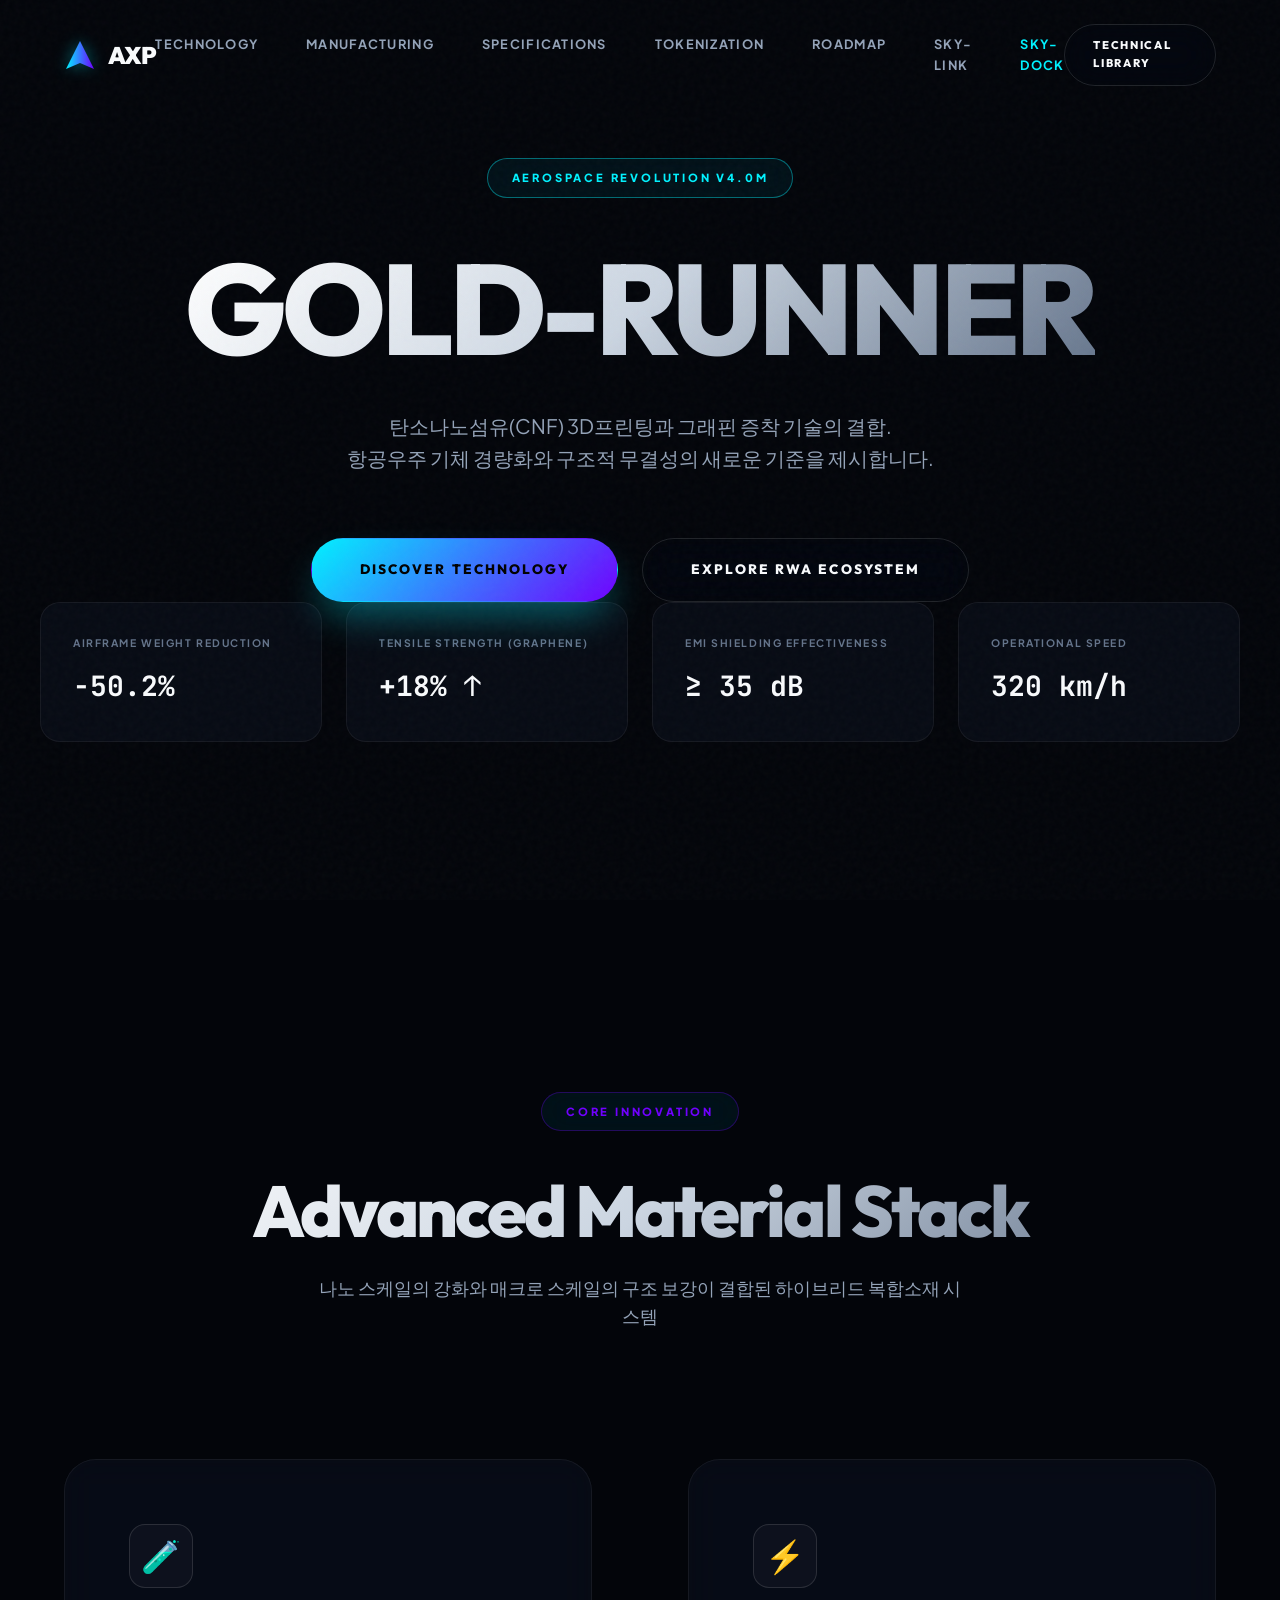
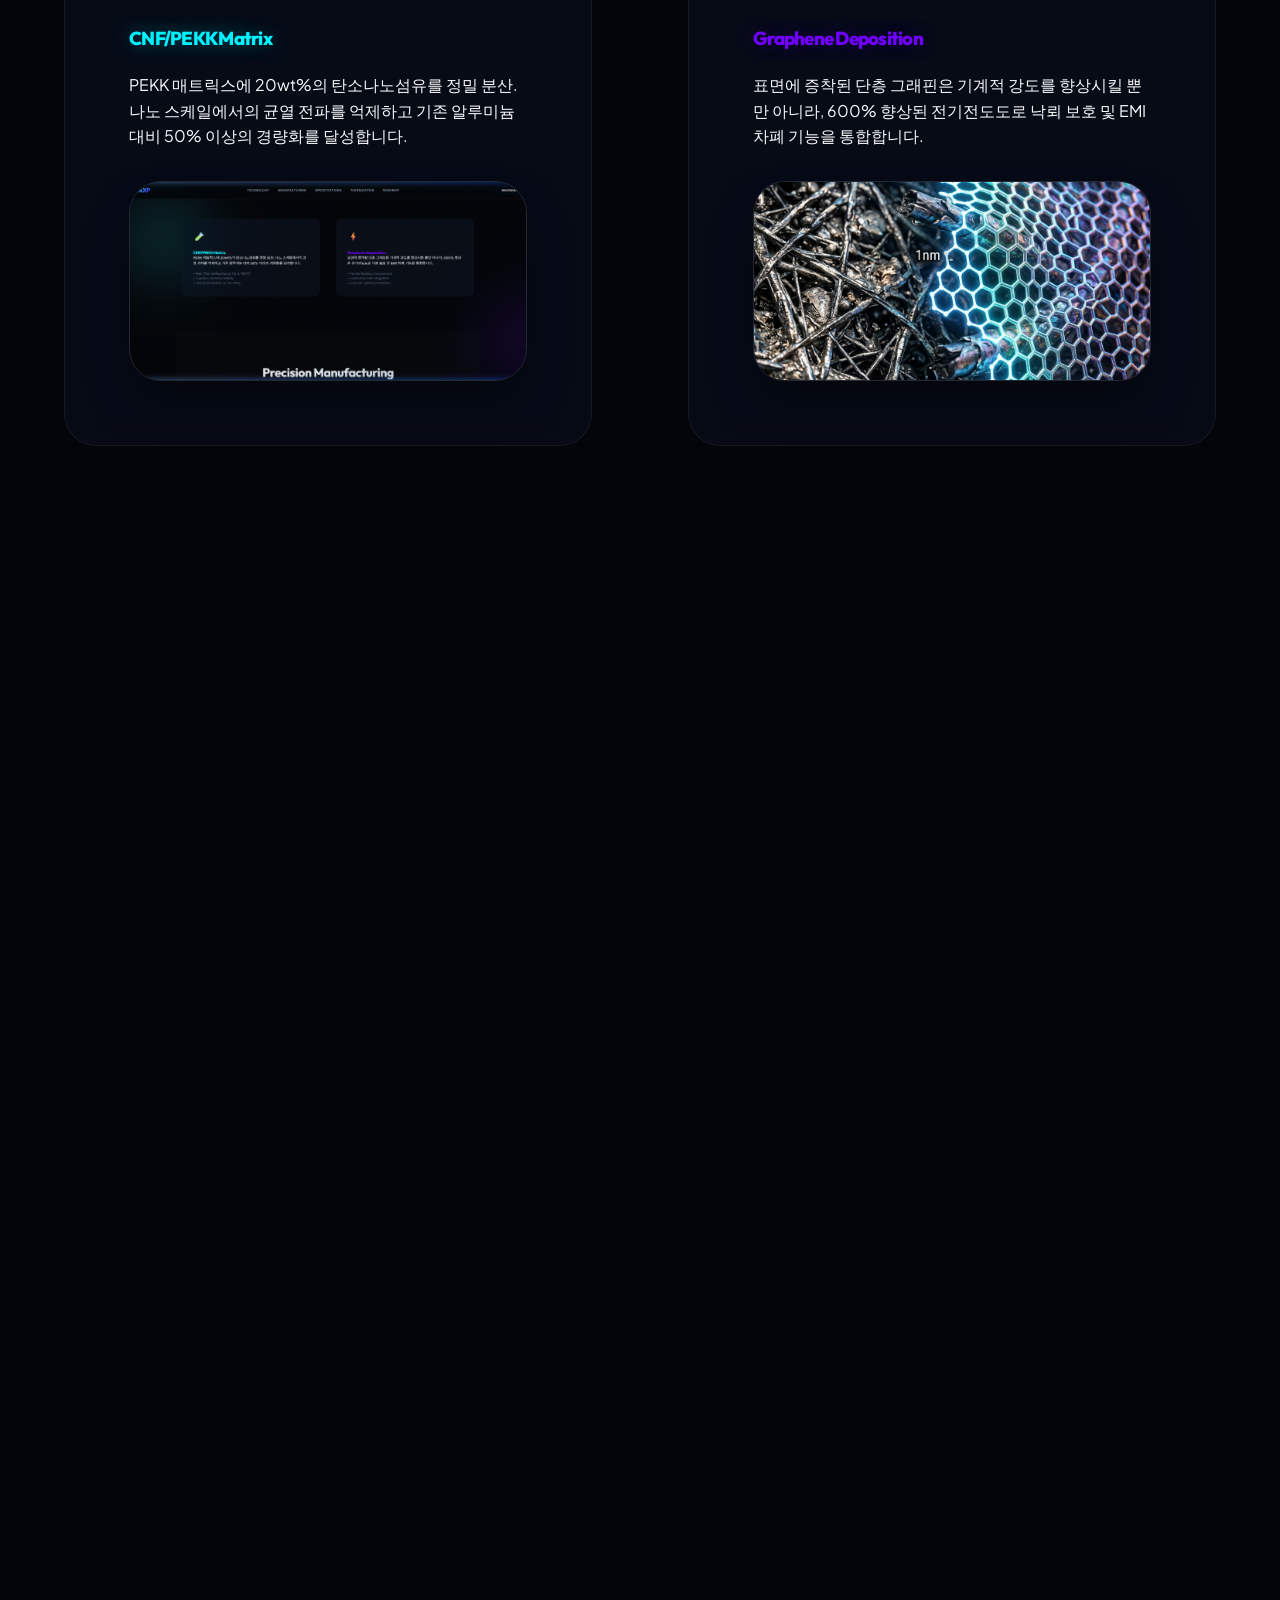
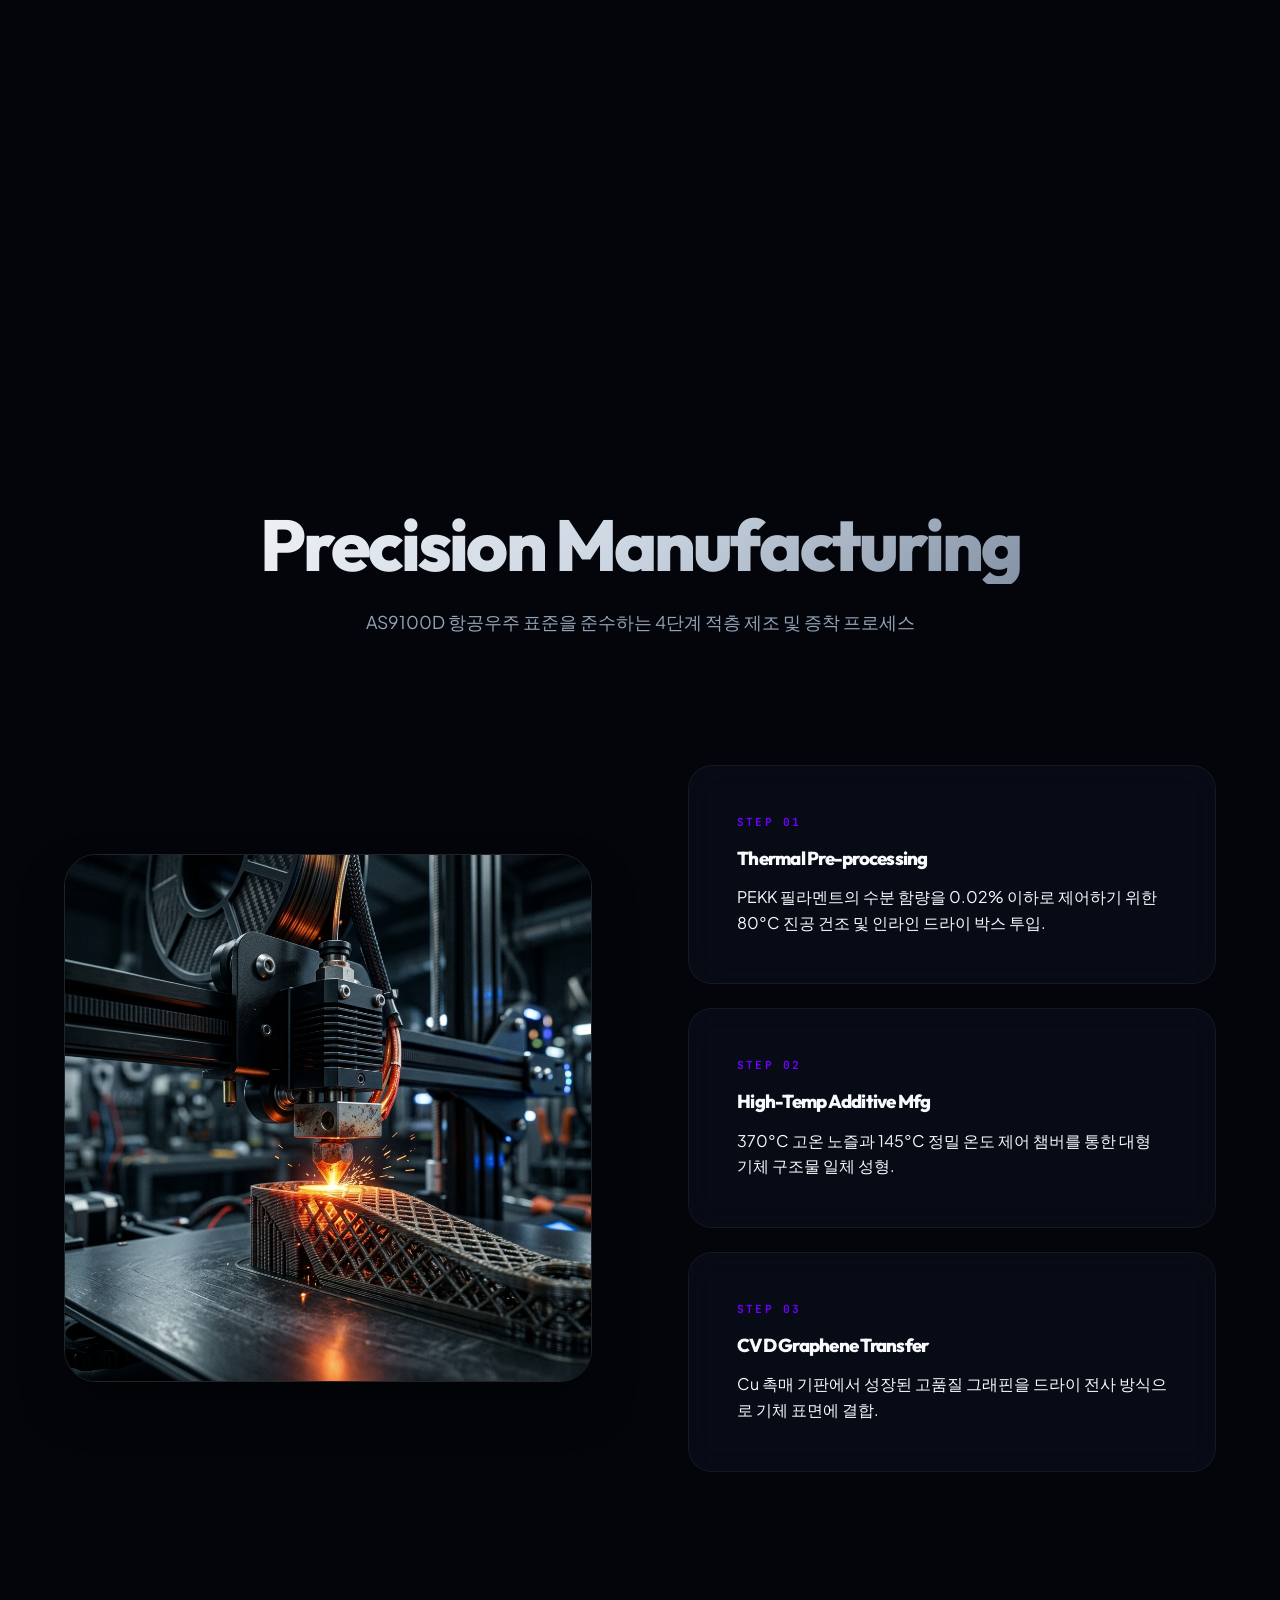
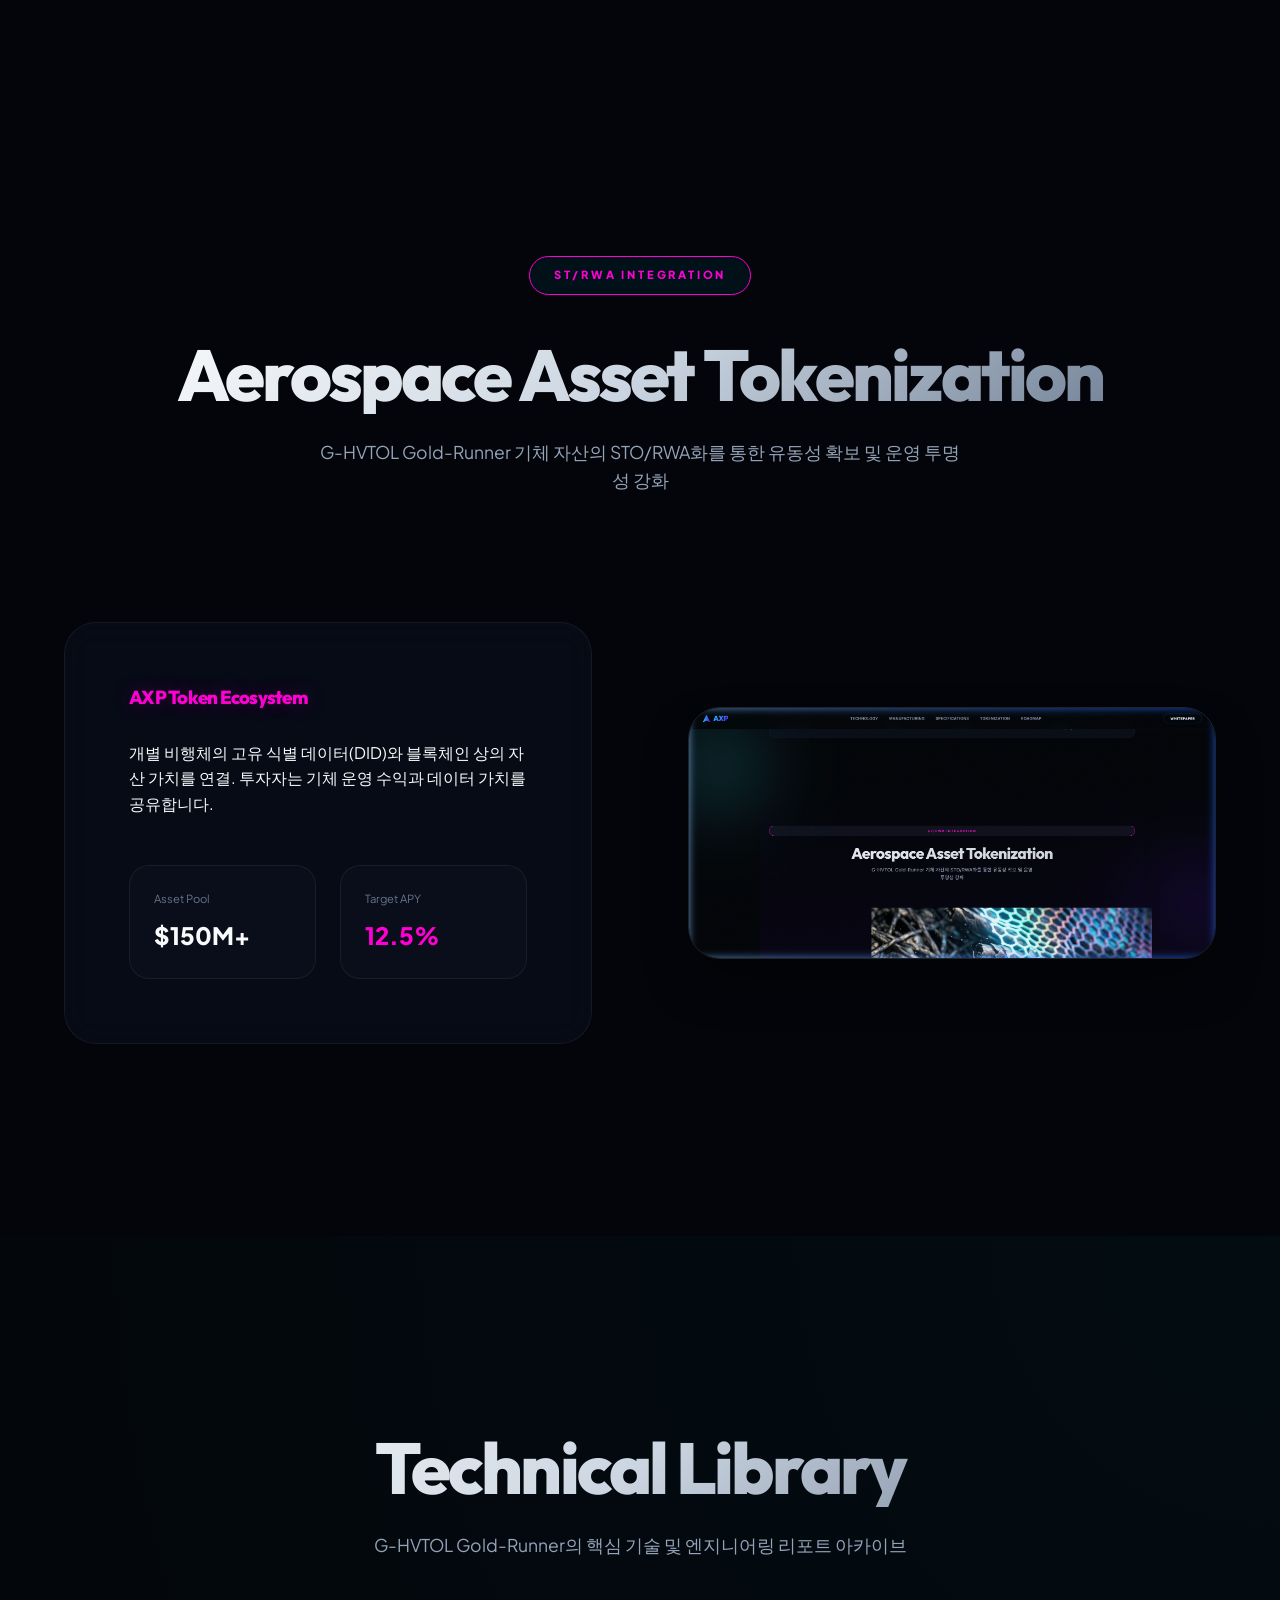
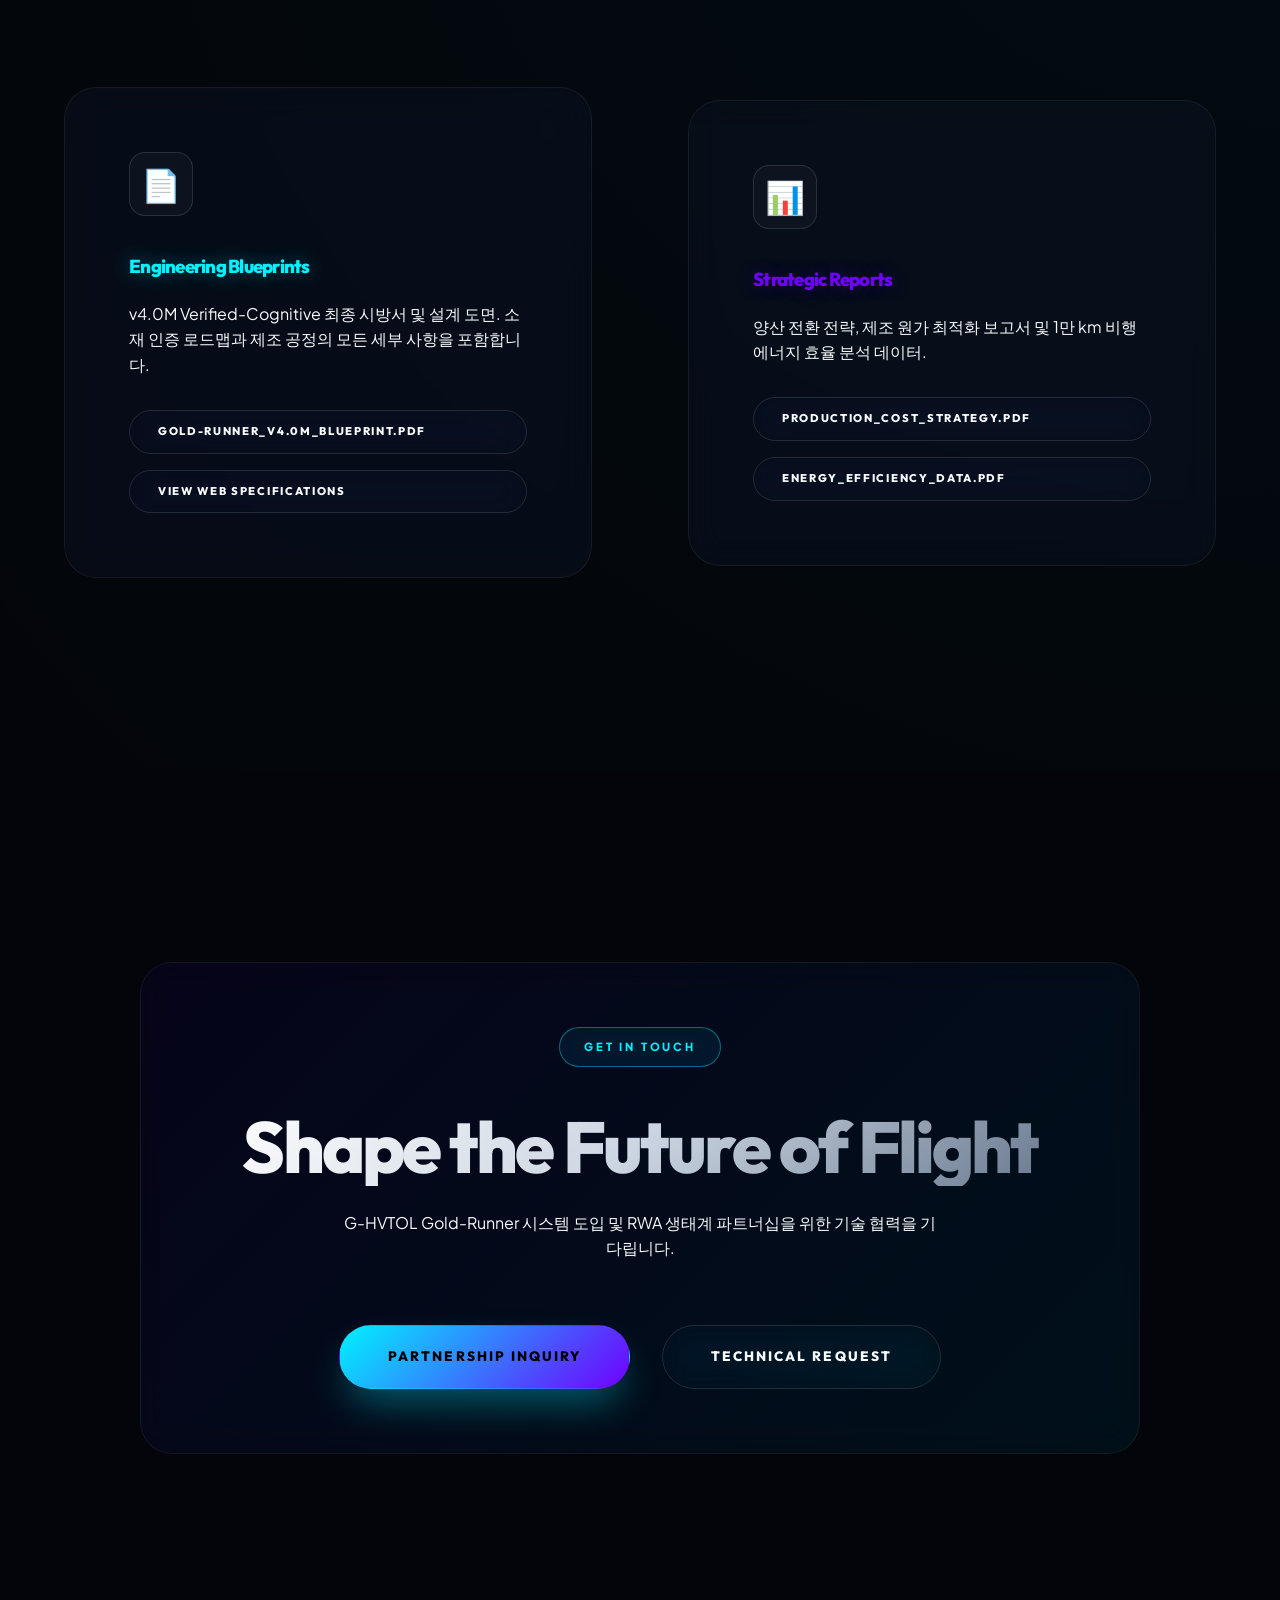
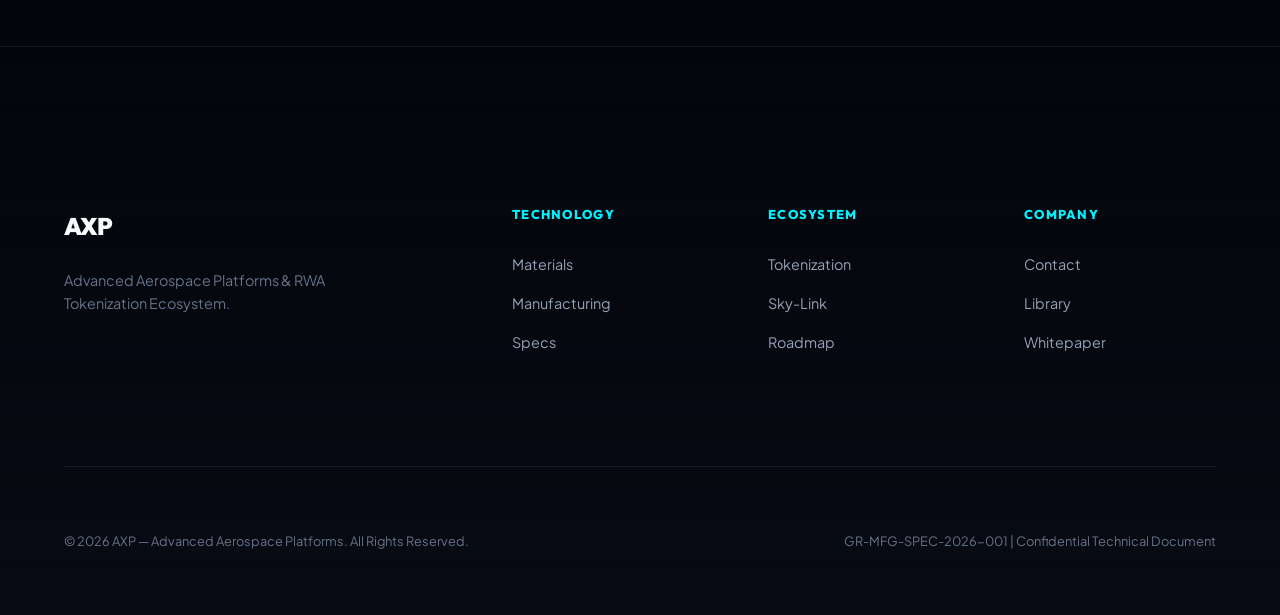
<file: index.html>
<!DOCTYPE html>
<html lang="ko">
<head>
    <meta charset="UTF-8">
    <meta name="viewport" content="width=device-width, initial-scale=1.0">
    <title>AXP | G-HVTOL Gold-Runner — Aerospace Revolution</title>
    <meta name="description" content="G-HVTOL Gold-Runner: CNF 3D Printing and Graphene Deposition Technology. The next generation of aerospace structural integrity.">
    
    <!-- Open Graph -->
    <meta property="og:title" content="AXP | G-HVTOL Gold-Runner">
    <meta property="og:description" content="Next-gen aerospace structural integrity with CNF 3D printing and Graphene technology.">
    <meta property="og:image" content="hero-gold-runner.png">
    <meta property="og:url" content="https://axp.kr">
    
    <link rel="stylesheet" href="website_style.css">
</head>
<body>
    <!-- Scroll Progress -->
    <div class="scroll-progress" id="scroll-progress"></div>

    <!-- Background Elements -->
    <div class="bg-grain"></div>
    <div class="bg-grid"></div>
    <div class="bg-blobs">
        <div class="blob blob-1"></div>
        <div class="blob blob-2"></div>
        <div class="blob blob-3"></div>
    </div>

    <!-- Navigation -->
    <nav class="navbar">
        <a href="index.html" class="logo">
            <svg width="32" height="32" viewBox="0 0 32 32" fill="none" xmlns="http://www.w3.org/2000/svg">
                <path d="M16 2L2 30L16 24L30 30L16 2Z" fill="url(#logo-grad)" />
                <defs>
                    <linearGradient id="logo-grad" x1="2" y1="16" x2="30" y2="16" gradientUnits="userSpaceOnUse">
                        <stop stop-color="#00f2ff" />
                        <stop offset="1" stop-color="#7000ff" />
                    </linearGradient>
                </defs>
            </svg>
            <span>AXP</span>
        </a>
        <div class="nav-links">
            <a href="#tech">Technology</a>
            <a href="#mfg">Manufacturing</a>
            <a href="specifications.html">Specifications</a>
            <a href="#rwa">Tokenization</a>
            <a href="#roadmap">Roadmap</a>
            <a href="aerial-charging.html">Sky-Link</a>
            <a href="drone-station.html" style="color:var(--primary)">Sky-Dock</a>
        </div>
        <div class="nav-actions">
            <a href="#resources" class="btn btn-outline btn-sm hide-mobile">Technical Library</a>
            <button class="mobile-menu-toggle" id="menu-toggle" aria-label="Toggle Menu">
                <span></span>
                <span></span>
                <span></span>
            </button>
        </div>
    </nav>

    <!-- Mobile Menu -->
    <div class="mobile-menu" id="mobile-menu">
        <div class="mobile-menu-links">
            <a href="#tech">Technology</a>
            <a href="#mfg">Manufacturing</a>
            <a href="specifications.html">Specifications</a>
            <a href="#rwa">Tokenization</a>
            <a href="#roadmap">Roadmap</a>
            <a href="aerial-charging.html">Sky-Link</a>
            <a href="drone-station.html">Sky-Dock</a>
            <a href="#resources" class="btn btn-primary" style="margin-top: 2rem; width: 100%;">Technical Library</a>
        </div>
    </div>

    <!-- Hero Section -->
    <header class="hero">
        <div class="hero-bg" style="position: absolute; inset: 0; z-index: -1; opacity: 0.4;">
            <img src="hero-gold-runner.png" alt="Gold-Runner Hero" style="width: 100%; height: 100%; object-fit: cover; filter: brightness(0.6) saturate(1.2);">
            <div style="position: absolute; inset: 0; background: radial-gradient(circle at center, transparent, var(--bg-dark));"></div>
        </div>
        <div class="hero-content">
            <div class="hero-badge">Aerospace Revolution v4.0M</div>
            <h1 class="text-gradient">GOLD-RUNNER</h1>
            <p>탄소나노섬유(CNF) 3D프린팅과 그래핀 증착 기술의 결합.<br>항공우주 기체 경량화와 구조적 무결성의 새로운 기준을 제시합니다.</p>
            <div style="display: flex; gap: 1.5rem; justify-content: center; flex-wrap: wrap;">
                <a href="#tech" class="btn btn-primary">Discover Technology</a>
                <a href="#rwa" class="btn btn-outline">Explore RWA Ecosystem</a>
            </div>
        </div>

        <!-- Dashboard Stats -->
        <div class="dashboard-grid">
            <div class="stat-card">
                <div class="stat-label">Airframe Weight Reduction</div>
                <div class="stat-value">-50.2%</div>
            </div>
            <div class="stat-card">
                <div class="stat-label">Tensile Strength (Graphene)</div>
                <div class="stat-value">+18% ↑</div>
            </div>
            <div class="stat-card">
                <div class="stat-label">EMI Shielding Effectiveness</div>
                <div class="stat-value">≥ 35 dB</div>
            </div>
            <div class="stat-card">
                <div class="stat-label">Operational Speed</div>
                <div class="stat-value">320 km/h</div>
            </div>
        </div>
    </header>

    <!-- Technology Section -->
    <section id="tech" class="section">
        <div class="section-header reveal">
            <div class="hero-badge" style="color: var(--secondary); border-color: var(--secondary-glow);">Core Innovation</div>
            <h2 class="section-title text-gradient">Advanced Material Stack</h2>
            <p class="section-subtitle">나노 스케일의 강화와 매크로 스케일의 구조 보강이 결합된 하이브리드 복합소재 시스템</p>
        </div>

        <div class="grid-2">
            <div class="reveal">
                <div class="card-premium">
                    <div class="card-icon">🧪</div>
                    <h3 class="text-cyan" style="margin-bottom: 1.5rem;">CNF/PEKK Matrix</h3>
                    <p class="text-dim">PEKK 매트릭스에 20wt%의 탄소나노섬유를 정밀 분산. 나노 스케일에서의 균열 전파를 억제하고 기존 알루미늄 대비 50% 이상의 경량화를 달성합니다.</p>
                    <div class="feature-img-wrapper" style="margin-top: 2rem; height: 200px;">
                        <img src="technology_section_1777132923755.png" alt="CNF Matrix Detail" class="feature-img" style="height: 100%; object-fit: cover;">
                    </div>
                </div>
            </div>
            <div class="reveal">
                <div class="card-premium">
                    <div class="card-icon">⚡</div>
                    <h3 class="text-purple" style="margin-bottom: 1.5rem;">Graphene Deposition</h3>
                    <p class="text-dim">표면에 증착된 단층 그래핀은 기계적 강도를 향상시킬 뿐만 아니라, 600% 향상된 전기전도도로 낙뢰 보호 및 EMI 차폐 기능을 통합합니다.</p>
                    <div class="feature-img-wrapper" style="margin-top: 2rem; height: 200px;">
                        <img src="graphene-detail.png" alt="Graphene Structure" class="feature-img" style="height: 100%; object-fit: cover;">
                    </div>
                </div>
            </div>
        </div>
    </section>

    <!-- Visual Showcase Section -->
    <section class="section" style="padding-top: 0;">
        <div class="section-header reveal">
            <h2 class="section-title text-gradient">G-HVTOL Visual Showcase</h2>
            <p class="section-subtitle">Gold-Runner v4.0M의 압도적인 기체 구조와 첨단 미학</p>
        </div>
        <div class="reveal" style="display: grid; grid-template-columns: repeat(12, 1fr); gap: 1.5rem;">
            <div class="feature-img-wrapper" style="grid-column: span 8; height: 450px;">
                <img src="hero_section_1777132884047.png" alt="Main Exterior" class="feature-img" style="height: 100%; object-fit: cover;">
            </div>
            <div class="feature-img-wrapper" style="grid-column: span 4; height: 450px;">
                <img src="cnf-printing.png" alt="Printing Process" class="feature-img" style="height: 100%; object-fit: cover;">
            </div>
            <div class="feature-img-wrapper" style="grid-column: span 4; height: 350px;">
                <img src="technology_section_1777132923755.png" alt="Structural Analysis" class="feature-img" style="height: 100%; object-fit: cover;">
            </div>
            <div class="feature-img-wrapper" style="grid-column: span 8; height: 350px;">
                <img src="rwa_section_1777132978001.png" alt="RWA Visualization" class="feature-img" style="height: 100%; object-fit: cover;">
            </div>
        </div>
    </section>

    <!-- Manufacturing Section -->
    <section id="mfg" class="section">
        <div class="section-header reveal">
            <h2 class="section-title text-gradient">Precision Manufacturing</h2>
            <p class="section-subtitle">AS9100D 항공우주 표준을 준수하는 4단계 적층 제조 및 증착 프로세스</p>
        </div>

        <div class="grid-2">
            <div class="reveal">
                <div class="feature-img-wrapper">
                    <img src="cnf-printing.png" alt="3D Printing Process" class="feature-img">
                </div>
            </div>
            <div class="reveal">
                <div class="roadmap-grid" style="grid-template-columns: 1fr; gap: 1.5rem;">
                    <div class="roadmap-card">
                        <span class="roadmap-step">STEP 01</span>
                        <h3 style="margin-bottom: 1rem;">Thermal Pre-processing</h3>
                        <p class="text-dim">PEKK 필라멘트의 수분 함량을 0.02% 이하로 제어하기 위한 80°C 진공 건조 및 인라인 드라이 박스 투입.</p>
                    </div>
                    <div class="roadmap-card">
                        <span class="roadmap-step">STEP 02</span>
                        <h3 style="margin-bottom: 1rem;">High-Temp Additive Mfg</h3>
                        <p class="text-dim">370°C 고온 노즐과 145°C 정밀 온도 제어 챔버를 통한 대형 기체 구조물 일체 성형.</p>
                    </div>
                    <div class="roadmap-card">
                        <span class="roadmap-step">STEP 03</span>
                        <h3 style="margin-bottom: 1rem;">CVD Graphene Transfer</h3>
                        <p class="text-dim">Cu 촉매 기판에서 성장된 고품질 그래핀을 드라이 전사 방식으로 기체 표면에 결합.</p>
                    </div>
                </div>
            </div>
        </div>
    </section>

    <!-- RWA Section -->
    <section id="rwa" class="section">
        <div class="section-header reveal">
            <div class="hero-badge" style="color: var(--accent); border-color: var(--accent);">ST/RWA Integration</div>
            <h2 class="section-title text-gradient">Aerospace Asset Tokenization</h2>
            <p class="section-subtitle">G-HVTOL Gold-Runner 기체 자산의 STO/RWA화를 통한 유동성 확보 및 운영 투명성 강화</p>
        </div>

        <div class="grid-2">
            <div class="reveal">
                <div class="card-premium">
                    <h3 class="text-pink" style="margin-bottom: 2rem;">AXP Token Ecosystem</h3>
                    <p class="text-dim">개별 비행체의 고유 식별 데이터(DID)와 블록체인 상의 자산 가치를 연결. 투자자는 기체 운영 수익과 데이터 가치를 공유합니다.</p>
                    <div style="margin-top: 3rem; display: grid; grid-template-columns: 1fr 1fr; gap: 1.5rem;">
                        <div style="padding: 1.5rem; border: 1px solid var(--border); border-radius: 20px; background: rgba(255,255,255,0.02);">
                            <div style="font-size: 0.7rem; color: var(--text-muted); margin-bottom: 0.5rem;">Asset Pool</div>
                            <div style="font-size: 1.5rem; font-weight: 800;">$150M+</div>
                        </div>
                        <div style="padding: 1.5rem; border: 1px solid var(--border); border-radius: 20px; background: rgba(255,255,255,0.02);">
                            <div style="font-size: 0.7rem; color: var(--text-muted); margin-bottom: 0.5rem;">Target APY</div>
                            <div style="font-size: 1.5rem; font-weight: 800; color: var(--accent);">12.5%</div>
                        </div>
                    </div>
                </div>
            </div>
            <div class="reveal">
                <div class="feature-img-wrapper">
                    <img src="rwa_section_1777132978001.png" alt="Tokenization Visual" class="feature-img">
                </div>
            </div>
        </div>
    </section>

    <!-- Technical Library Section -->
    <section id="resources" class="section" style="background: radial-gradient(circle at top right, rgba(0, 242, 255, 0.03), transparent);">
        <div class="section-header reveal">
            <h2 class="section-title text-gradient">Technical Library</h2>
            <p class="section-subtitle">G-HVTOL Gold-Runner의 핵심 기술 및 엔지니어링 리포트 아카이브</p>
        </div>

        <div class="grid-2">
            <div class="reveal">
                <div class="card-premium">
                    <div class="card-icon">📄</div>
                    <h3 class="text-cyan" style="margin-bottom: 1.5rem;">Engineering Blueprints</h3>
                    <p class="text-dim">v4.0M Verified-Cognitive 최종 시방서 및 설계 도면. 소재 인증 로드맵과 제조 공정의 모든 세부 사항을 포함합니다.</p>
                    <div style="margin-top: 2rem; display: flex; flex-direction: column; gap: 1rem;">
                        <a href="#" class="btn btn-outline btn-sm" style="justify-content: flex-start; width: 100%;">Gold-Runner_v4.0M_Blueprint.pdf</a>
                        <a href="specifications.html" class="btn btn-outline btn-sm" style="justify-content: flex-start; width: 100%;">View Web Specifications</a>
                    </div>
                </div>
            </div>
            <div class="reveal">
                <div class="card-premium">
                    <div class="card-icon">📊</div>
                    <h3 class="text-purple" style="margin-bottom: 1.5rem;">Strategic Reports</h3>
                    <p class="text-dim">양산 전환 전략, 제조 원가 최적화 보고서 및 1만 km 비행 에너지 효율 분석 데이터.</p>
                    <div style="margin-top: 2rem; display: flex; flex-direction: column; gap: 1rem;">
                        <a href="#" class="btn btn-outline btn-sm" style="justify-content: flex-start; width: 100%;">Production_Cost_Strategy.pdf</a>
                        <a href="#" class="btn btn-outline btn-sm" style="justify-content: flex-start; width: 100%;">Energy_Efficiency_Data.pdf</a>
                    </div>
                </div>
            </div>
        </div>
    </section>

    <!-- Contact Section -->
    <section id="contact" class="section">
        <div class="card-premium reveal" style="max-width: 1000px; margin: 0 auto; text-align: center; background: linear-gradient(135deg, rgba(112, 0, 255, 0.05), rgba(0, 242, 255, 0.05));">
            <div class="hero-badge" style="color: var(--primary); border-color: var(--primary-glow);">Get in Touch</div>
            <h2 class="section-title text-gradient">Shape the Future of Flight</h2>
            <p class="text-dim" style="margin-bottom: 4rem; max-width: 600px; margin-left: auto; margin-right: auto;">G-HVTOL Gold-Runner 시스템 도입 및 RWA 생태계 파트너십을 위한 기술 협력을 기다립니다.</p>
            <div style="display: flex; gap: 2rem; justify-content: center; flex-wrap: wrap;">
                <a href="mailto:partnership@axp.kr" class="btn btn-primary">Partnership Inquiry</a>
                <a href="#resources" class="btn btn-outline">Technical Request</a>
            </div>
        </div>
    </section>

    <!-- Footer -->
    <footer>
        <div class="footer-top">
            <div class="footer-brand">
                <a href="index.html" class="logo"><span>AXP</span></a>
                <p>Advanced Aerospace Platforms & RWA Tokenization Ecosystem.</p>
            </div>
            <div class="footer-col">
                <h4>Technology</h4>
                <a href="#tech">Materials</a>
                <a href="#mfg">Manufacturing</a>
                <a href="specifications.html">Specs</a>
            </div>
            <div class="footer-col">
                <h4>Ecosystem</h4>
                <a href="#rwa">Tokenization</a>
                <a href="aerial-charging.html">Sky-Link</a>
                <a href="#roadmap">Roadmap</a>
            </div>
            <div class="footer-col">
                <h4>Company</h4>
                <a href="#contact">Contact</a>
                <a href="#resources">Library</a>
                <a href="#">Whitepaper</a>
            </div>
        </div>
        <div class="footer-bottom">
            <p>&copy; 2026 AXP — Advanced Aerospace Platforms. All Rights Reserved.</p>
            <p>GR-MFG-SPEC-2026-001 | Confidential Technical Document</p>
        </div>
    </footer>

    <script src="website_script.js"></script>
</body>
</html>
</file>
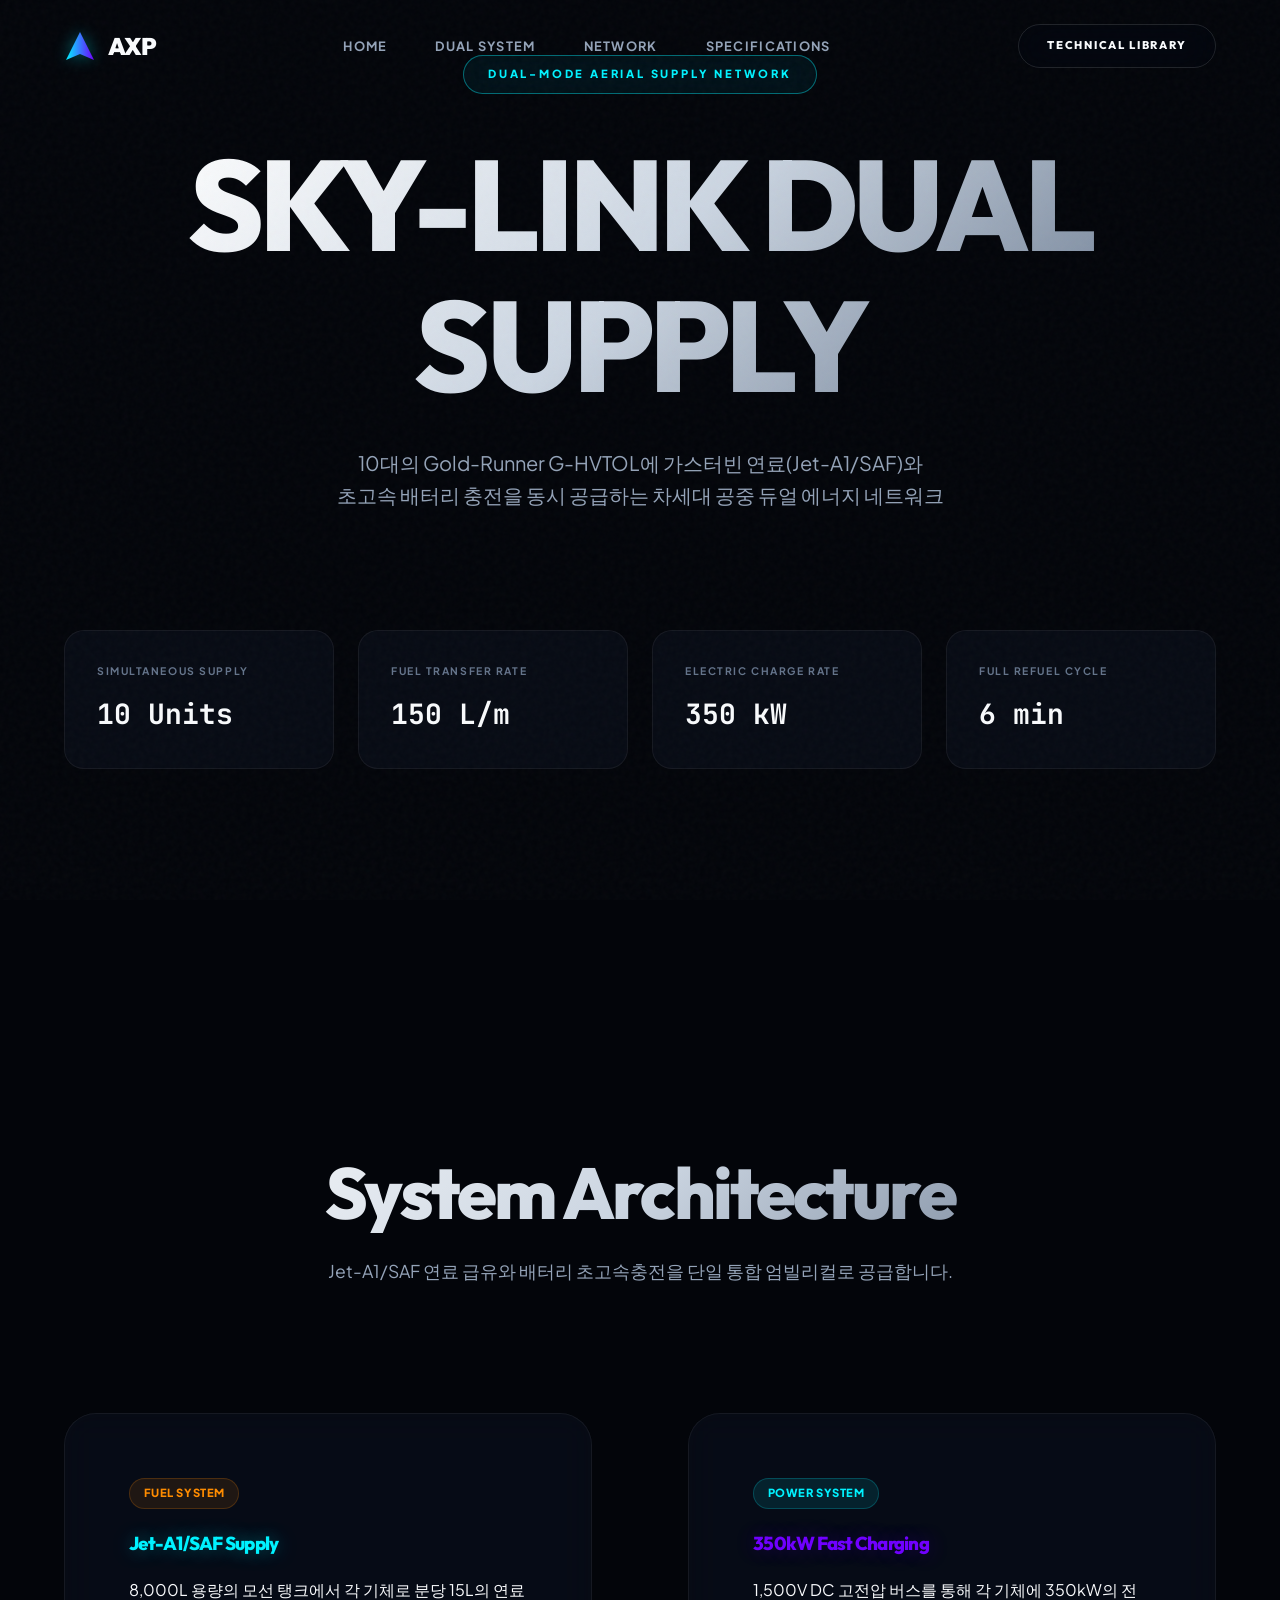
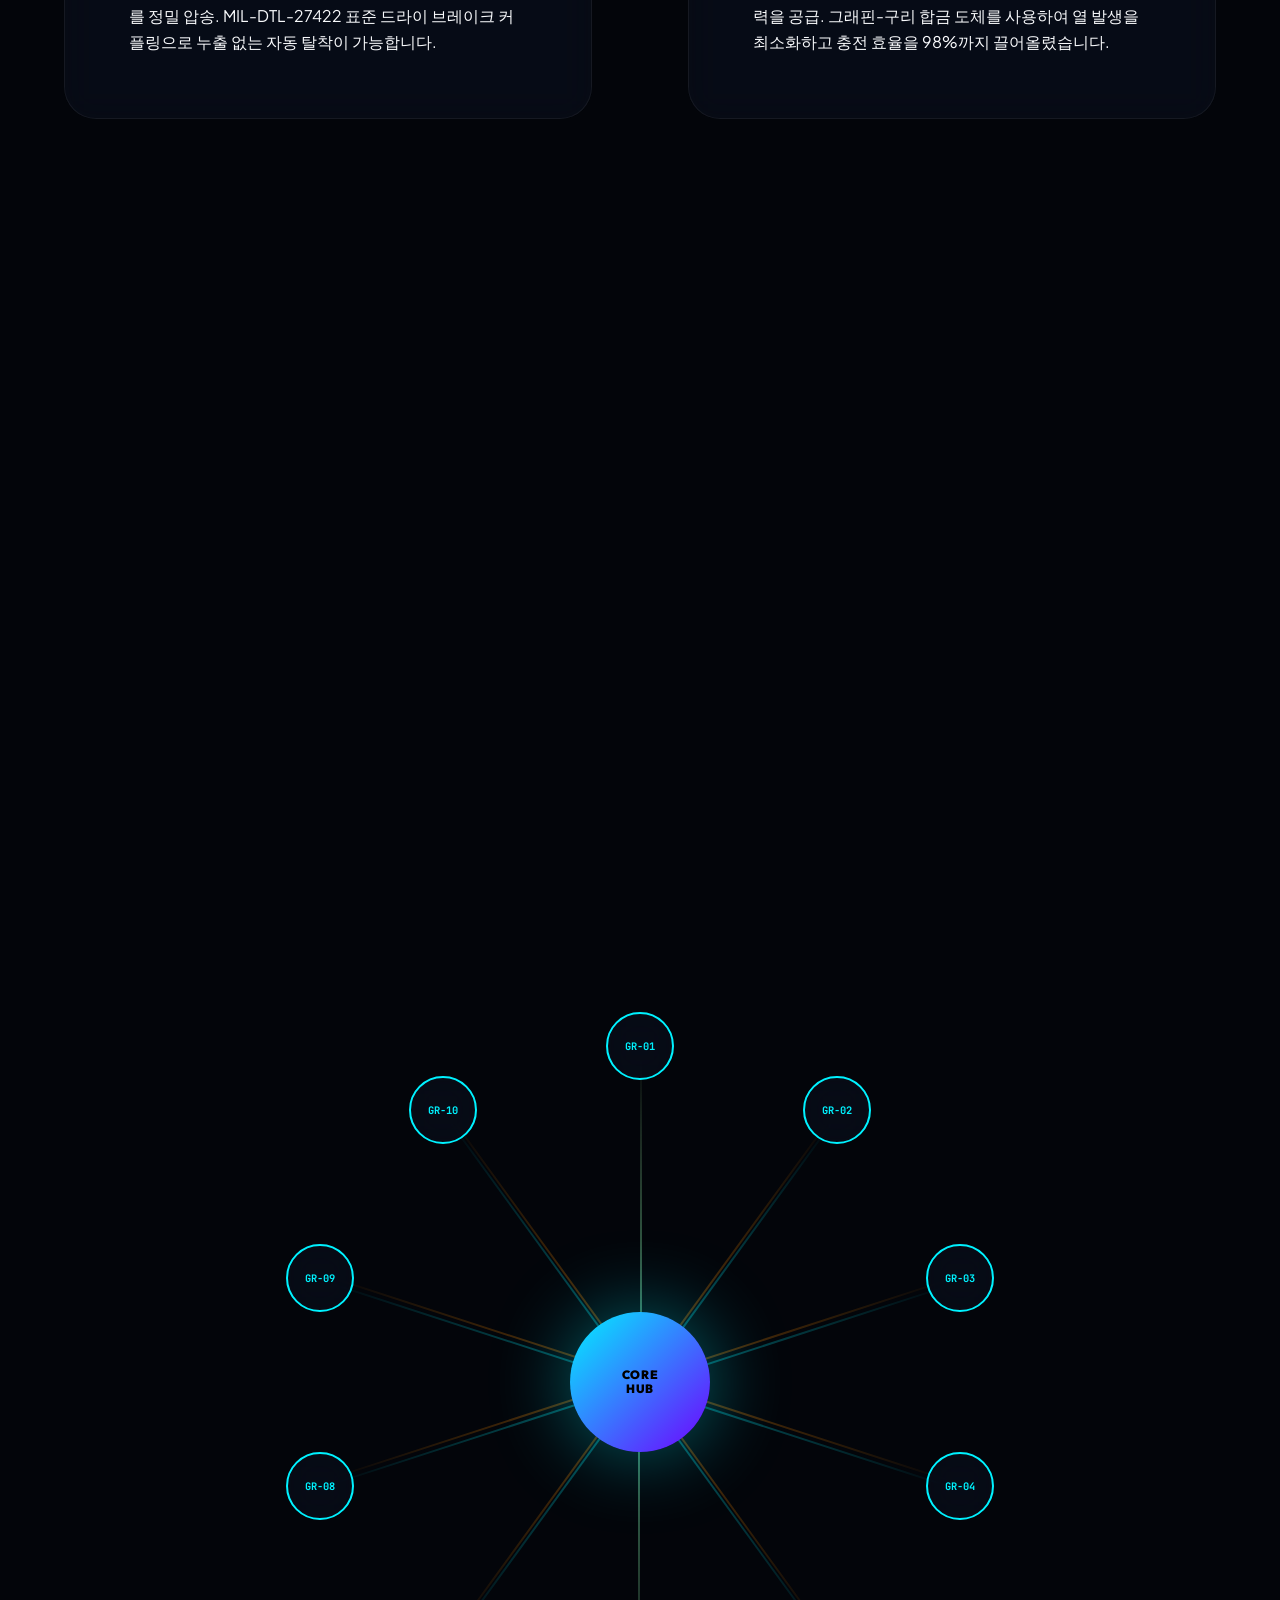
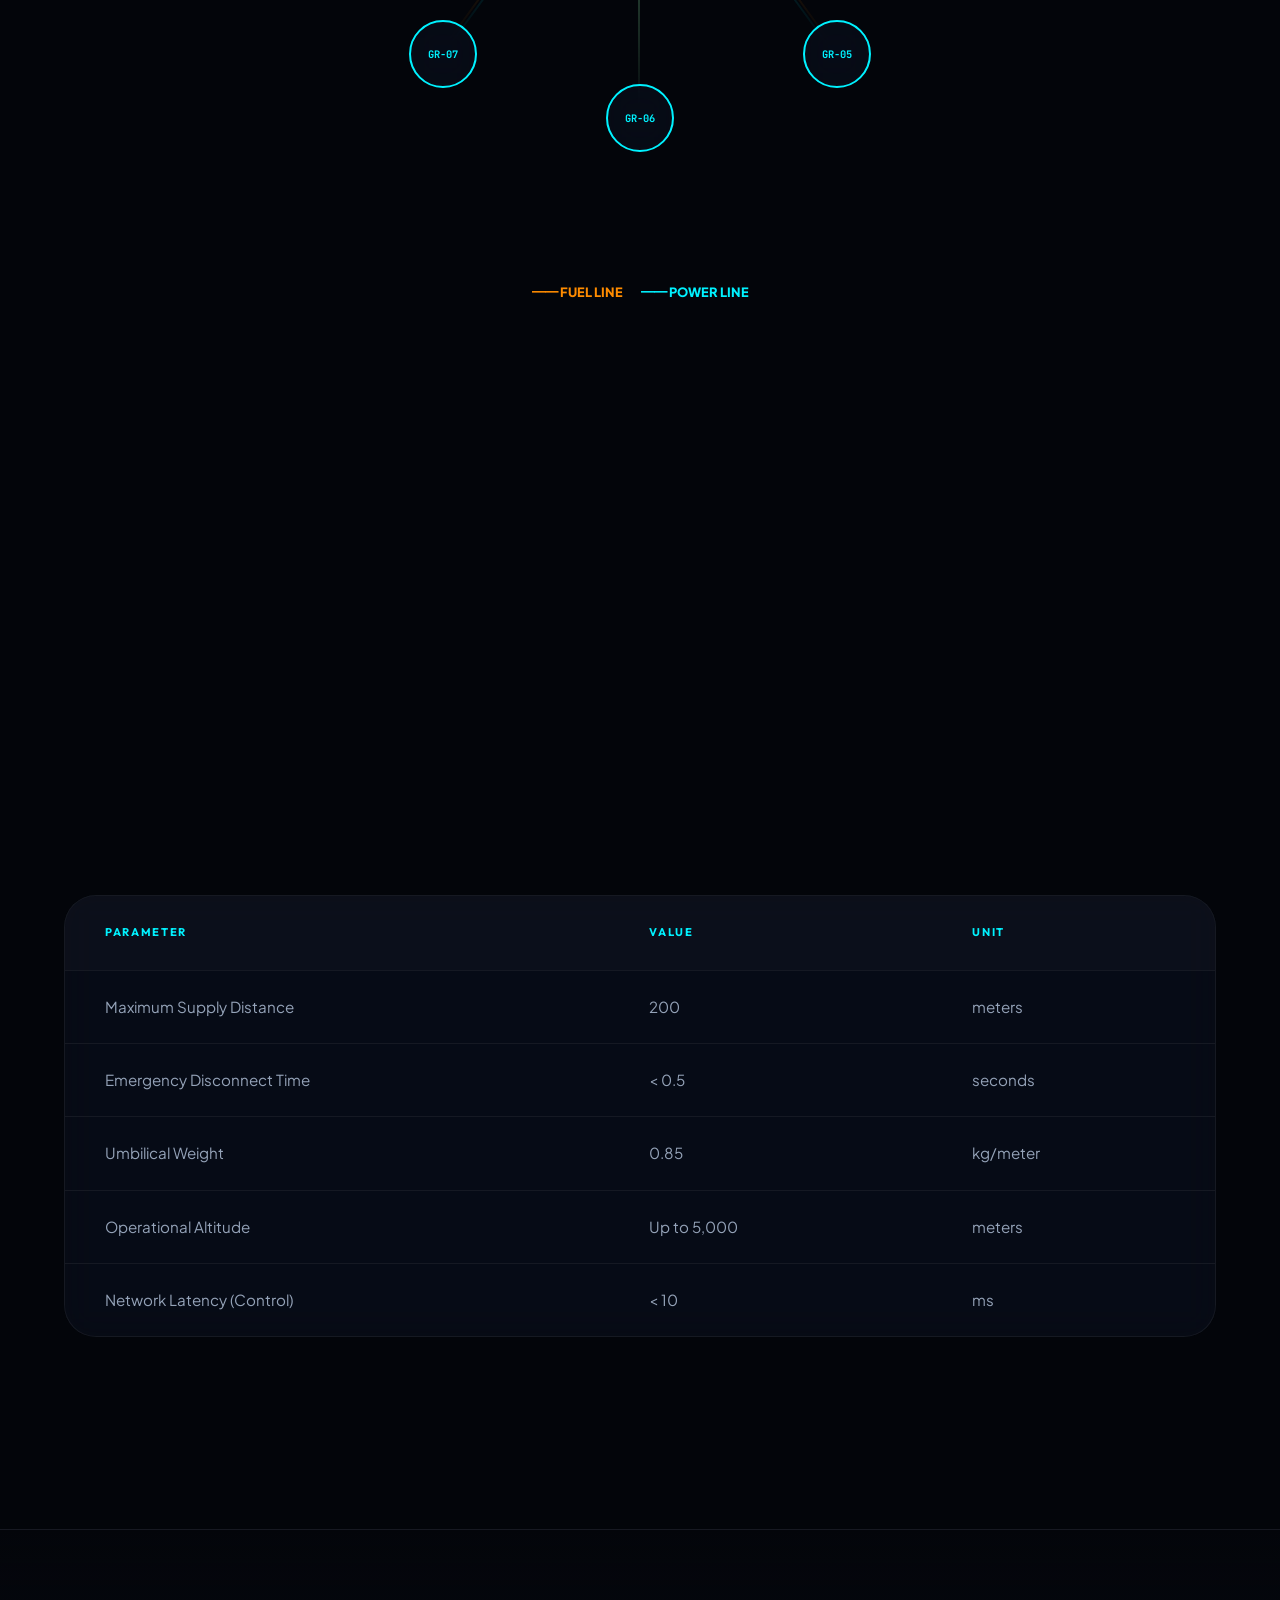
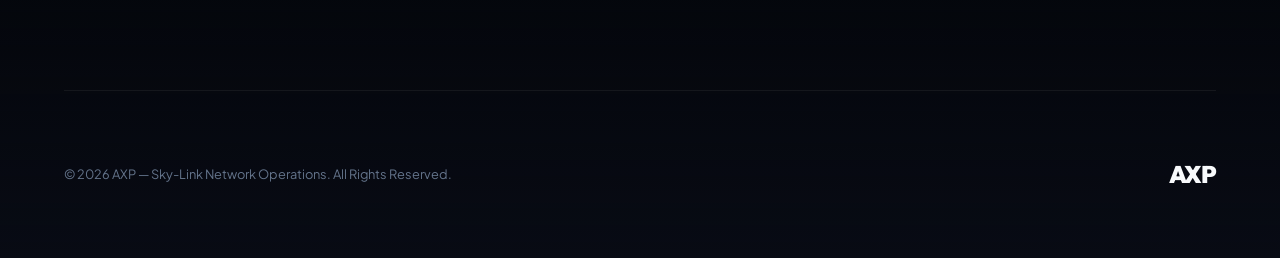
<file: aerial-charging.html>
<!DOCTYPE html>
<html lang="ko">
<head>
    <meta charset="UTF-8">
    <meta name="viewport" content="width=device-width, initial-scale=1.0">
    <title>AXP | Sky-Link Dual Supply Network — Aerospace Refueling</title>
    <meta name="description" content="G-HVTOL Gold-Runner 10대 동시 공중 급유(Jet-A1/SAF) 및 초고속충전 듀얼 공급 시스템">
    <link rel="stylesheet" href="website_style.css">
    <style>
        .network-diagram {
            position: relative;
            width: 100%;
            max-width: 800px;
            margin: 6rem auto;
            aspect-ratio: 1;
            display: flex;
            align-items: center;
            justify-content: center;
        }
        .mothership {
            width: 140px;
            height: 140px;
            border-radius: 50%;
            background: linear-gradient(135deg, var(--primary), var(--secondary));
            display: flex;
            align-items: center;
            justify-content: center;
            font-family: var(--font-header);
            font-weight: 900;
            font-size: 0.75rem;
            color: #000;
            z-index: 10;
            box-shadow: 0 0 80px var(--primary-glow);
            animation: pulse 3s infinite cubic-bezier(0.4, 0, 0.6, 1);
            text-align: center;
            line-height: 1.2;
            letter-spacing: 0.05em;
        }
        @keyframes pulse {
            0%, 100% { transform: scale(1); box-shadow: 0 0 60px var(--primary-glow); }
            50% { transform: scale(1.05); box-shadow: 0 0 100px var(--primary-glow); }
        }
        .drone-node {
            position: absolute;
            width: 68px;
            height: 68px;
            border-radius: 50%;
            background: var(--bg-card);
            border: 2px solid var(--primary);
            display: flex;
            align-items: center;
            justify-content: center;
            font-family: var(--font-mono);
            font-size: 0.65rem;
            font-weight: 700;
            color: var(--primary);
            backdrop-filter: var(--glass);
            z-index: 5;
        }
        .tether {
            position: absolute;
            top: 50%;
            left: 50%;
            height: 2px;
            transform-origin: 0 0;
            opacity: 0.4;
        }
        .power-flow {
            display: grid;
            grid-template-columns: repeat(6, 1fr);
            gap: 1rem;
            margin-top: 4rem;
            text-align: center;
        }
        .pf-item {
            padding: 1.5rem 1rem;
            background: var(--bg-card);
            border: 1px solid var(--border);
            border-radius: 20px;
            position: relative;
            backdrop-filter: var(--glass);
        }
        .pf-item::after {
            content: '→';
            position: absolute;
            right: -0.6rem;
            top: 50%;
            transform: translateY(-50%);
            color: var(--primary);
            font-size: 1rem;
            opacity: 0.5;
        }
        .pf-item:last-child::after { display: none; }
        .pf-icon { font-size: 2rem; margin-bottom: 0.75rem; }
        .pf-label { font-size: 0.6rem; color: var(--text-muted); text-transform: uppercase; letter-spacing: 0.1em; }
        .pf-value { font-family: var(--font-mono); font-weight: 700; color: var(--primary); font-size: 0.9rem; margin-top: 0.25rem; }
        
        .dual-badge { display: inline-block; padding: 0.35rem 0.85rem; border-radius: 100px; font-size: 0.7rem; font-weight: 800; letter-spacing: 0.05em; text-transform: uppercase; }
        .badge-fuel { background: rgba(255, 140, 0, 0.1); color: #ff8c00; border: 1px solid rgba(255, 140, 0, 0.2); }
        .badge-elec { background: rgba(0, 242, 255, 0.1); color: var(--primary); border: 1px solid rgba(0, 242, 255, 0.2); }
        
        @media(max-width:1024px) {
            .power-flow { grid-template-columns: repeat(3, 1fr); gap: 1.5rem; }
            .pf-item::after { display: none; }
        }
        @media(max-width:768px) {
            .network-diagram { transform: scale(0.8); margin: 2rem auto; }
            .power-flow { grid-template-columns: repeat(2, 1fr); }
        }
    </style>
</head>
<body>
    <div class="scroll-progress" id="scroll-progress"></div>
    <div class="bg-grain"></div>
    <div class="bg-grid"></div>
    <div class="bg-blobs">
        <div class="blob blob-1"></div>
        <div class="blob blob-2"></div>
    </div>

    <nav class="navbar">
        <a href="index.html" class="logo">
            <svg width="32" height="32" viewBox="0 0 32 32" fill="none" xmlns="http://www.w3.org/2000/svg">
                <path d="M16 2L2 30L16 24L30 30L16 2Z" fill="url(#logo-grad)" />
                <defs>
                    <linearGradient id="logo-grad" x1="2" y1="16" x2="30" y2="16" gradientUnits="userSpaceOnUse">
                        <stop stop-color="#00f2ff" />
                        <stop offset="1" stop-color="#7000ff" />
                    </linearGradient>
                </defs>
            </svg>
            <span>AXP</span>
        </a>
        <div class="nav-links">
            <a href="index.html">Home</a>
            <a href="#system">Dual System</a>
            <a href="#network">Network</a>
            <a href="#specs">Specifications</a>
        </div>
        <div class="nav-actions">
            <a href="index.html#resources" class="btn btn-outline btn-sm hide-mobile">Technical Library</a>
            <button class="mobile-menu-toggle" id="menu-toggle" aria-label="Toggle Menu">
                <span></span>
                <span></span>
                <span></span>
            </button>
        </div>
    </nav>

    <div class="mobile-menu" id="mobile-menu">
        <div class="mobile-menu-links">
            <a href="index.html">Home</a>
            <a href="#system">Dual System</a>
            <a href="#network">Network</a>
            <a href="#specs">Specifications</a>
            <a href="index.html#resources" class="btn btn-primary" style="margin-top: 2rem; width: 100%;">Technical Library</a>
        </div>
    </div>

    <header class="hero" style="height: 70vh;">
        <div class="hero-content reveal">
            <div class="hero-badge">Dual-Mode Aerial Supply Network</div>
            <h1 class="text-gradient">SKY-LINK DUAL SUPPLY</h1>
            <p>10대의 Gold-Runner G-HVTOL에 가스터빈 연료(Jet-A1/SAF)와<br>초고속 배터리 충전을 동시 공급하는 차세대 공중 듀얼 에너지 네트워크</p>
        </div>
    </header>

    <!-- Stats Dashboard -->
    <div class="section" style="padding-top: 0;">
        <div class="dashboard-grid reveal">
            <div class="stat-card">
                <div class="stat-label">Simultaneous Supply</div>
                <div class="stat-value">10 Units</div>
            </div>
            <div class="stat-card">
                <div class="stat-label">Fuel Transfer Rate</div>
                <div class="stat-value">150 L/m</div>
            </div>
            <div class="stat-card">
                <div class="stat-label">Electric Charge Rate</div>
                <div class="stat-value">350 kW</div>
            </div>
            <div class="stat-card">
                <div class="stat-label">Full Refuel Cycle</div>
                <div class="stat-value">6 min</div>
            </div>
        </div>
    </div>

    <section id="system" class="section">
        <div class="section-header reveal">
            <h2 class="section-title text-gradient">System Architecture</h2>
            <p class="section-subtitle">Jet-A1/SAF 연료 급유와 배터리 초고속충전을 단일 통합 엄빌리컬로 공급합니다.</p>
        </div>

        <div class="grid-2">
            <div class="reveal">
                <div class="card-premium">
                    <span class="badge-fuel dual-badge" style="margin-bottom: 1.5rem;">Fuel System</span>
                    <h3 class="text-cyan" style="margin-bottom: 1.5rem;">Jet-A1/SAF Supply</h3>
                    <p class="text-dim">8,000L 용량의 모선 탱크에서 각 기체로 분당 15L의 연료를 정밀 압송. MIL-DTL-27422 표준 드라이 브레이크 커플링으로 누출 없는 자동 탈착이 가능합니다.</p>
                </div>
            </div>
            <div class="reveal">
                <div class="card-premium">
                    <span class="badge-elec dual-badge" style="margin-bottom: 1.5rem;">Power System</span>
                    <h3 class="text-purple" style="margin-bottom: 1.5rem;">350kW Fast Charging</h3>
                    <p class="text-dim">1,500V DC 고전압 버스를 통해 각 기체에 350kW의 전력을 공급. 그래핀-구리 합금 도체를 사용하여 열 발생을 최소화하고 충전 효율을 98%까지 끌어올렸습니다.</p>
                </div>
            </div>
        </div>

        <div class="power-flow reveal">
            <div class="pf-item"><div class="pf-icon">🛢️</div><div class="pf-label">Storage Tank</div><div class="pf-value">8,000 L</div></div>
            <div class="pf-item"><div class="pf-icon">⛽</div><div class="pf-label">Smart Pump</div><div class="pf-value">150 L/m</div></div>
            <div class="pf-item"><div class="pf-icon">🔗</div><div class="pf-label">Umbilical</div><div class="pf-value">10 Ports</div></div>
            <div class="pf-item"><div class="pf-icon">⚡</div><div class="pf-label">High Voltage</div><div class="pf-value">1,500V DC</div></div>
            <div class="pf-item"><div class="pf-icon">🔌</div><div class="pf-label">Charging</div><div class="pf-value">350 kW</div></div>
            <div class="pf-item"><div class="pf-icon">🛩️</div><div class="pf-label">Completion</div><div class="pf-value">6 min</div></div>
        </div>
    </section>

    <section id="network" class="section">
        <div class="section-header reveal">
            <h2 class="section-title text-gradient">Network Topology</h2>
            <p class="section-subtitle">10대 동시 운영을 위한 Hub-Spoke 기반 듀얼 분배 네트워크 시뮬레이션</p>
        </div>
        <div class="network-diagram reveal" id="networkDiagram"></div>
        <div style="text-align: center; margin-top: 2rem;" class="reveal">
            <span style="color:#ff8c00; font-size: 0.8rem; font-weight: 800;">━━ FUEL LINE</span> &nbsp;&nbsp;&nbsp;&nbsp; 
            <span style="color:var(--primary); font-size: 0.8rem; font-weight: 800;">━━ POWER LINE</span>
        </div>
    </section>

    <section id="specs" class="section">
        <div class="section-header reveal">
            <h2 class="section-title text-gradient">Technical Specs</h2>
        </div>
        <div class="spec-container reveal">
            <table class="spec-table">
                <thead>
                    <tr><th>Parameter</th><th>Value</th><th>Unit</th></tr>
                </thead>
                <tbody>
                    <tr><td>Maximum Supply Distance</td><td>200</td><td>meters</td></tr>
                    <tr><td>Emergency Disconnect Time</td><td>&lt; 0.5</td><td>seconds</td></tr>
                    <tr><td>Umbilical Weight</td><td>0.85</td><td>kg/meter</td></tr>
                    <tr><td>Operational Altitude</td><td>Up to 5,000</td><td>meters</td></tr>
                    <tr><td>Network Latency (Control)</td><td>&lt; 10</td><td>ms</td></tr>
                </tbody>
            </table>
        </div>
    </section>

    <footer>
        <div class="footer-bottom">
            <p>&copy; 2026 AXP — Sky-Link Network Operations. All Rights Reserved.</p>
            <a href="index.html" class="logo"><span>AXP</span></a>
        </div>
    </footer>

    <script src="website_script.js"></script>
    <script>
        (function() {
            const container = document.getElementById('networkDiagram');
            if (!container) return;
            
            const mothership = document.createElement('div');
            mothership.className = 'mothership';
            mothership.innerHTML = 'CORE<br>HUB';
            container.appendChild(mothership);

            for (let i = 0; i < 10; i++) {
                const angle = (i * 36 - 90) * Math.PI / 180;
                const r = 42;
                const x = 50 + r * Math.cos(angle);
                const y = 50 + r * Math.sin(angle);

                const dx = x - 50, dy = y - 50;
                const len = Math.sqrt(dx * dx + dy * dy);
                const deg = Math.atan2(dy, dx) * 180 / Math.PI;

                // Fuel line
                const tf = document.createElement('div');
                tf.className = 'tether';
                tf.style.background = 'linear-gradient(90deg, #ff8c00, transparent)';
                tf.style.top = 'calc(50% - 3px)';
                tf.style.width = len + '%';
                tf.style.transform = `rotate(${deg}deg)`;
                container.appendChild(tf);

                // Power line
                const tp = document.createElement('div');
                tp.className = 'tether';
                tp.style.background = 'linear-gradient(90deg, var(--primary), transparent)';
                tp.style.top = 'calc(50% + 3px)';
                tp.style.width = len + '%';
                tp.style.transform = `rotate(${deg}deg)`;
                container.appendChild(tp);

                // Drone node
                const d = document.createElement('div');
                d.className = 'drone-node';
                d.textContent = 'GR-' + (i + 1).toString().padStart(2, '0');
                d.style.left = `calc(${x}% - 34px)`;
                d.style.top = `calc(${y}% - 34px)`;
                container.appendChild(d);
            }
        })();
    </script>
</body>
</html>
</file>
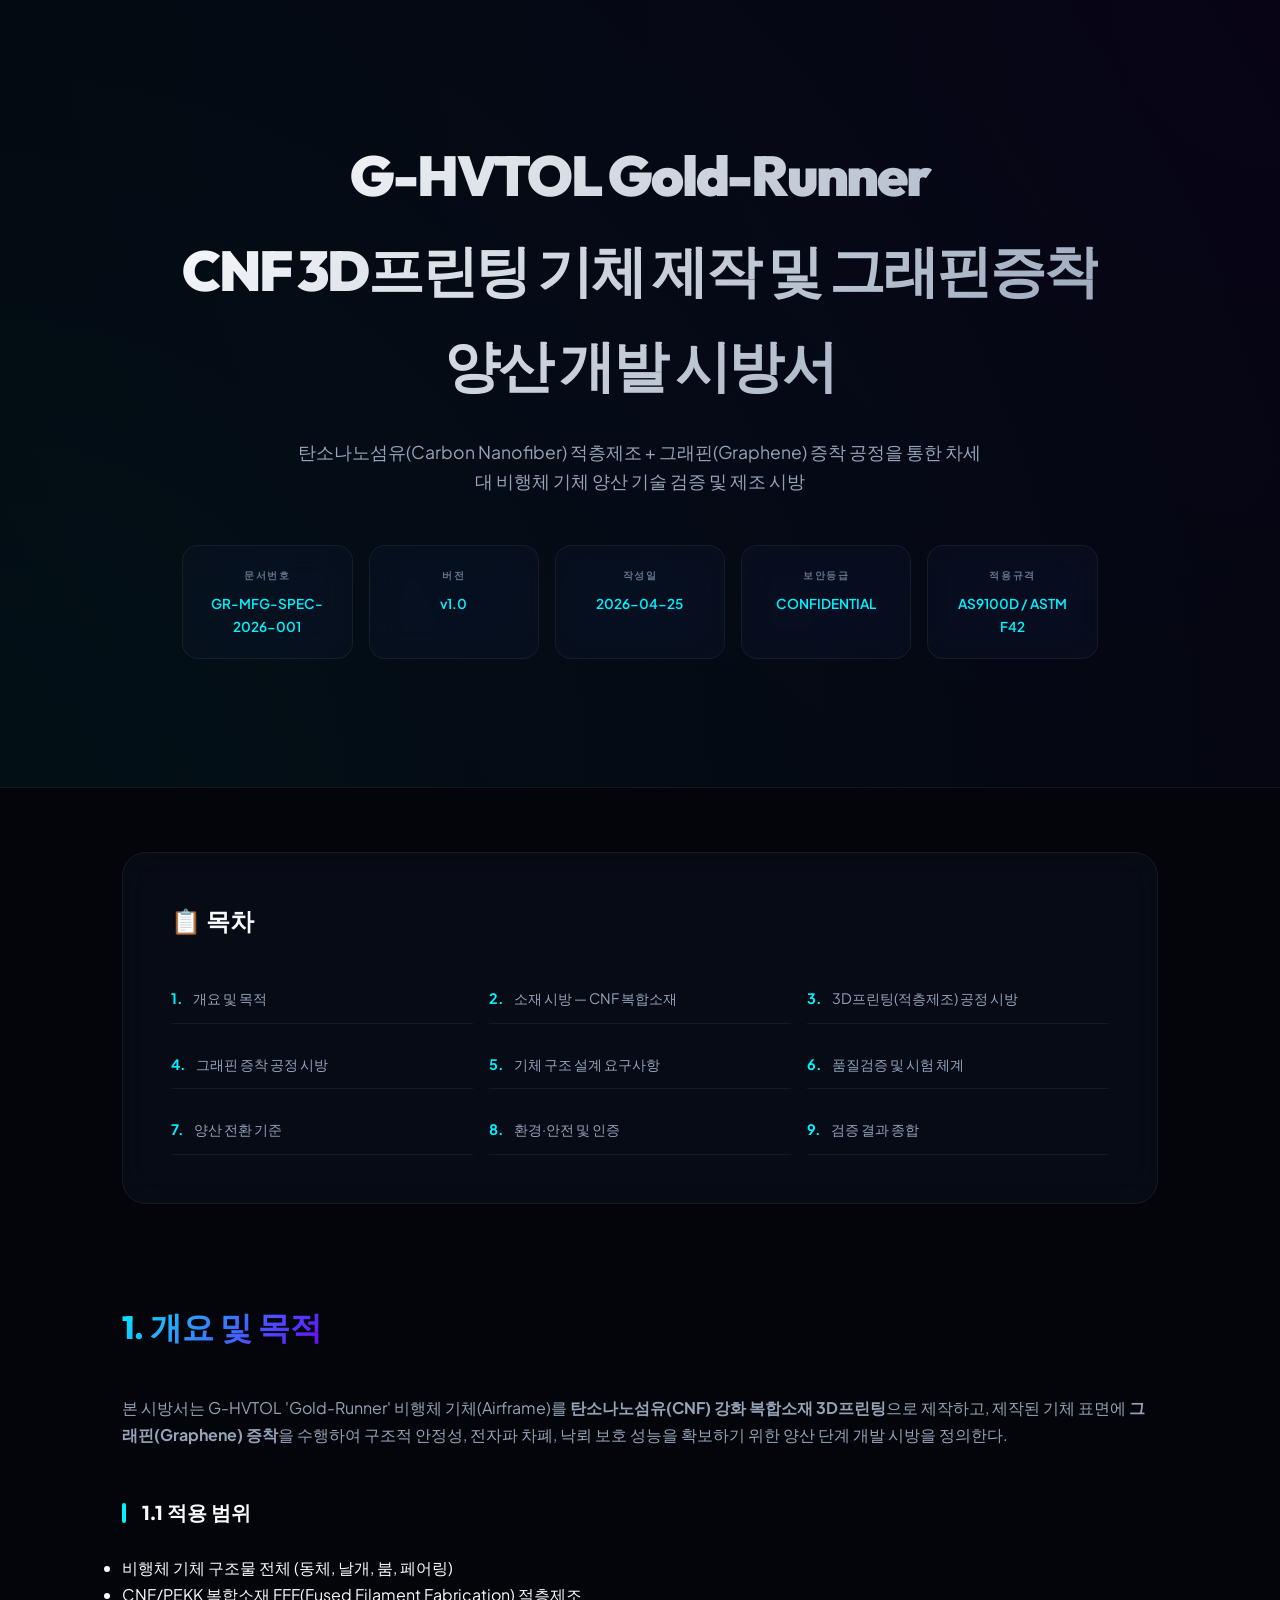
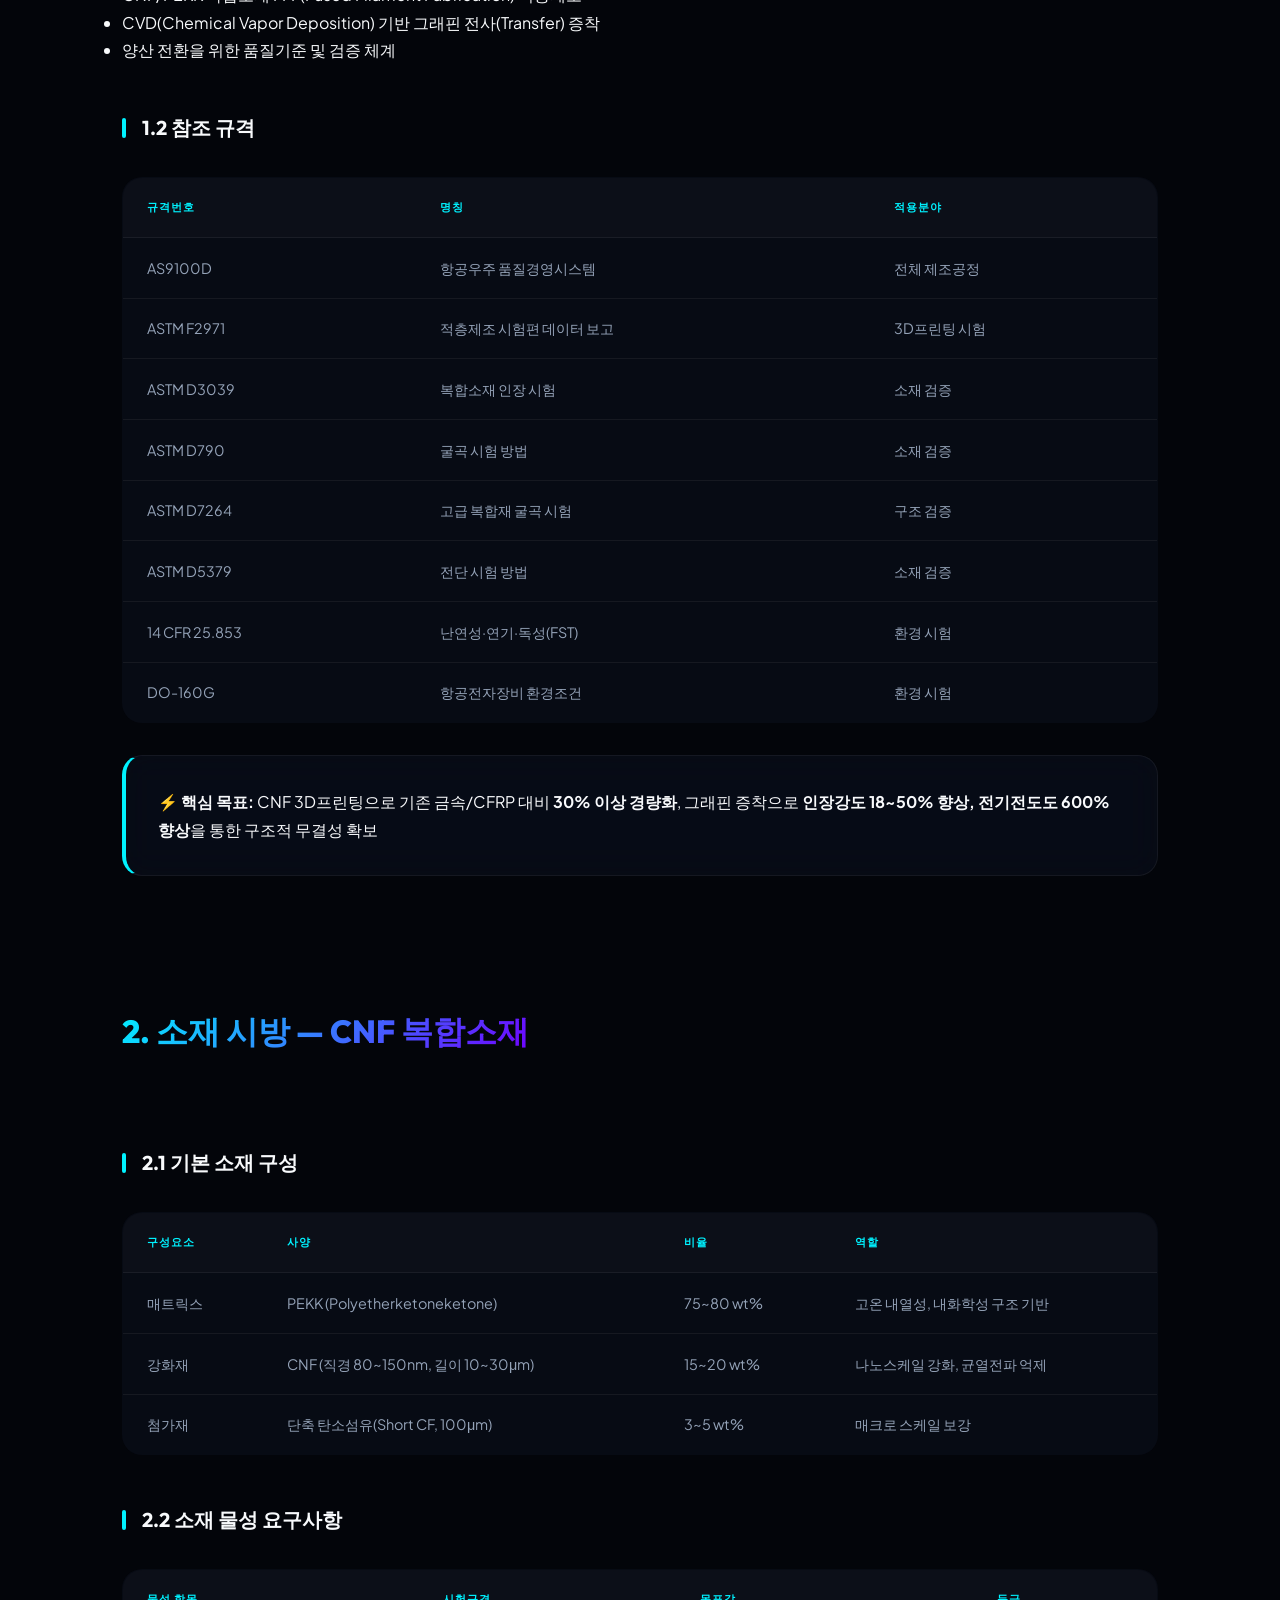
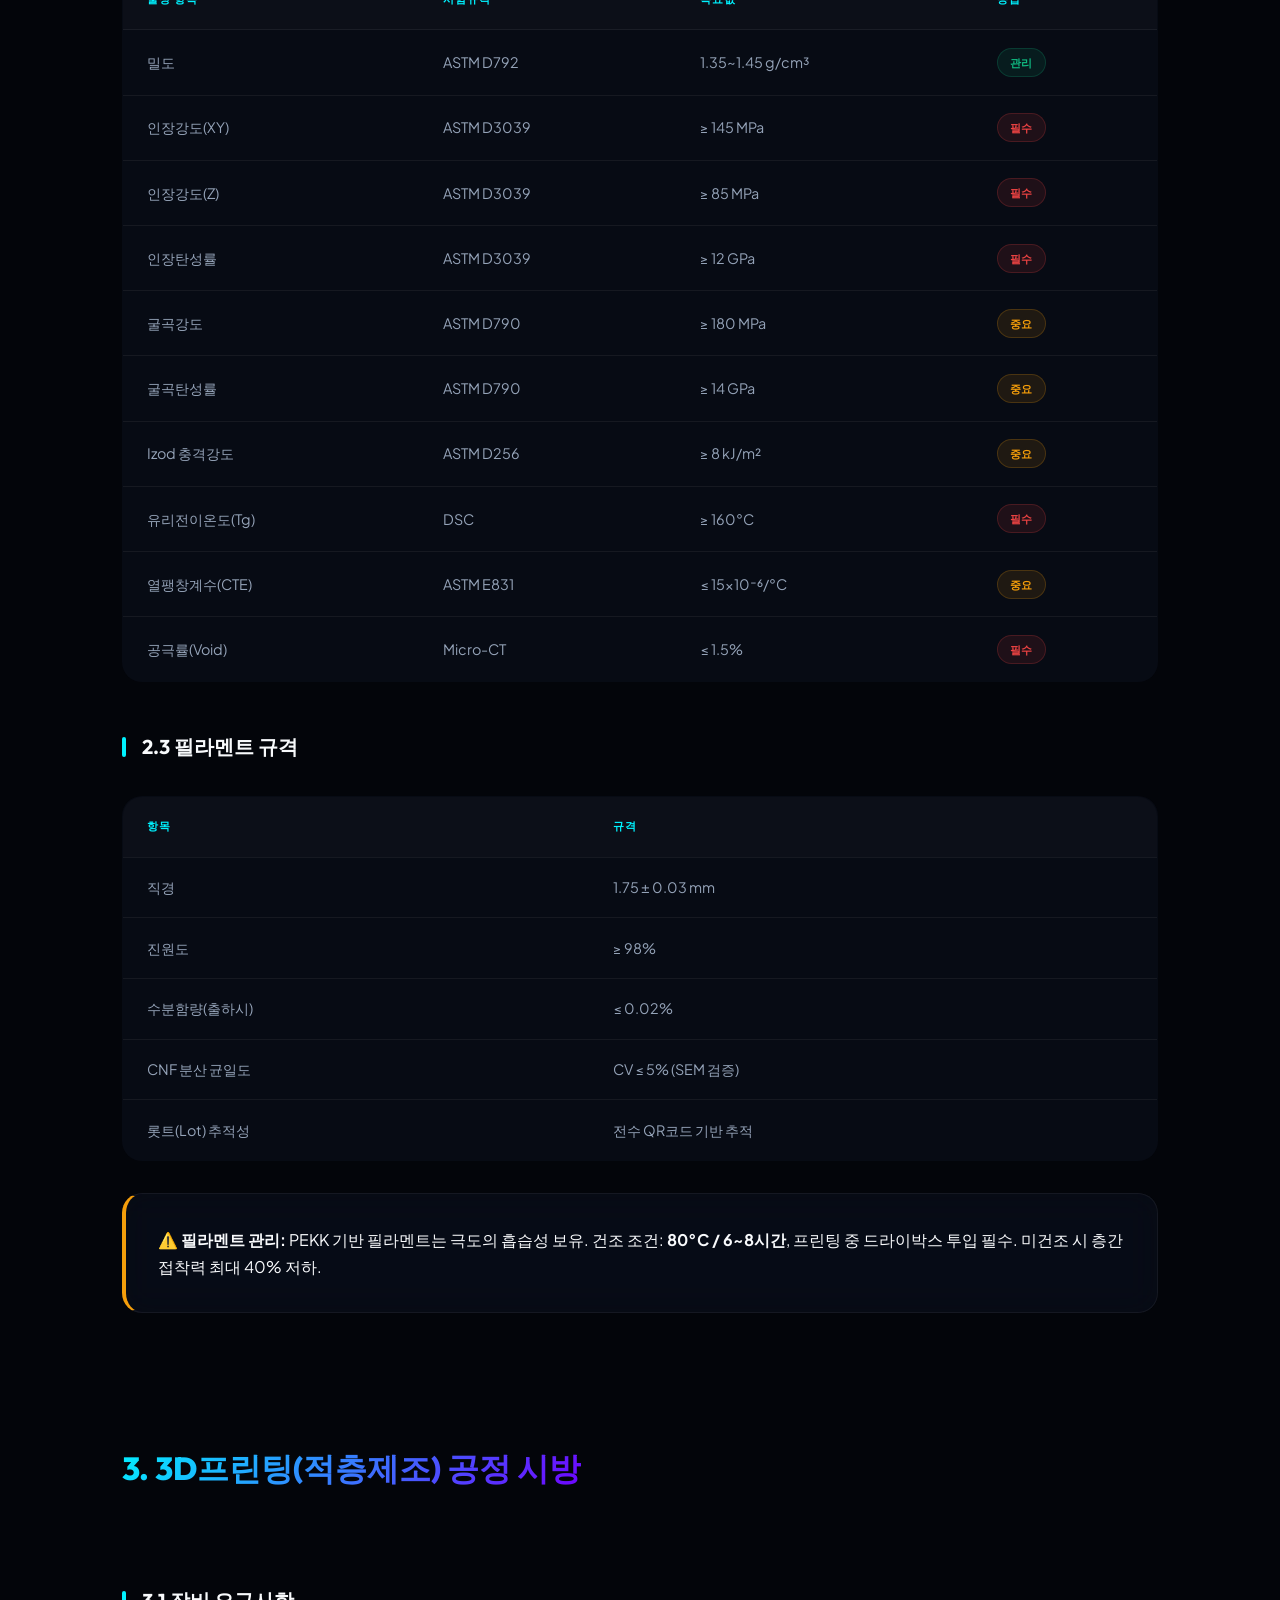
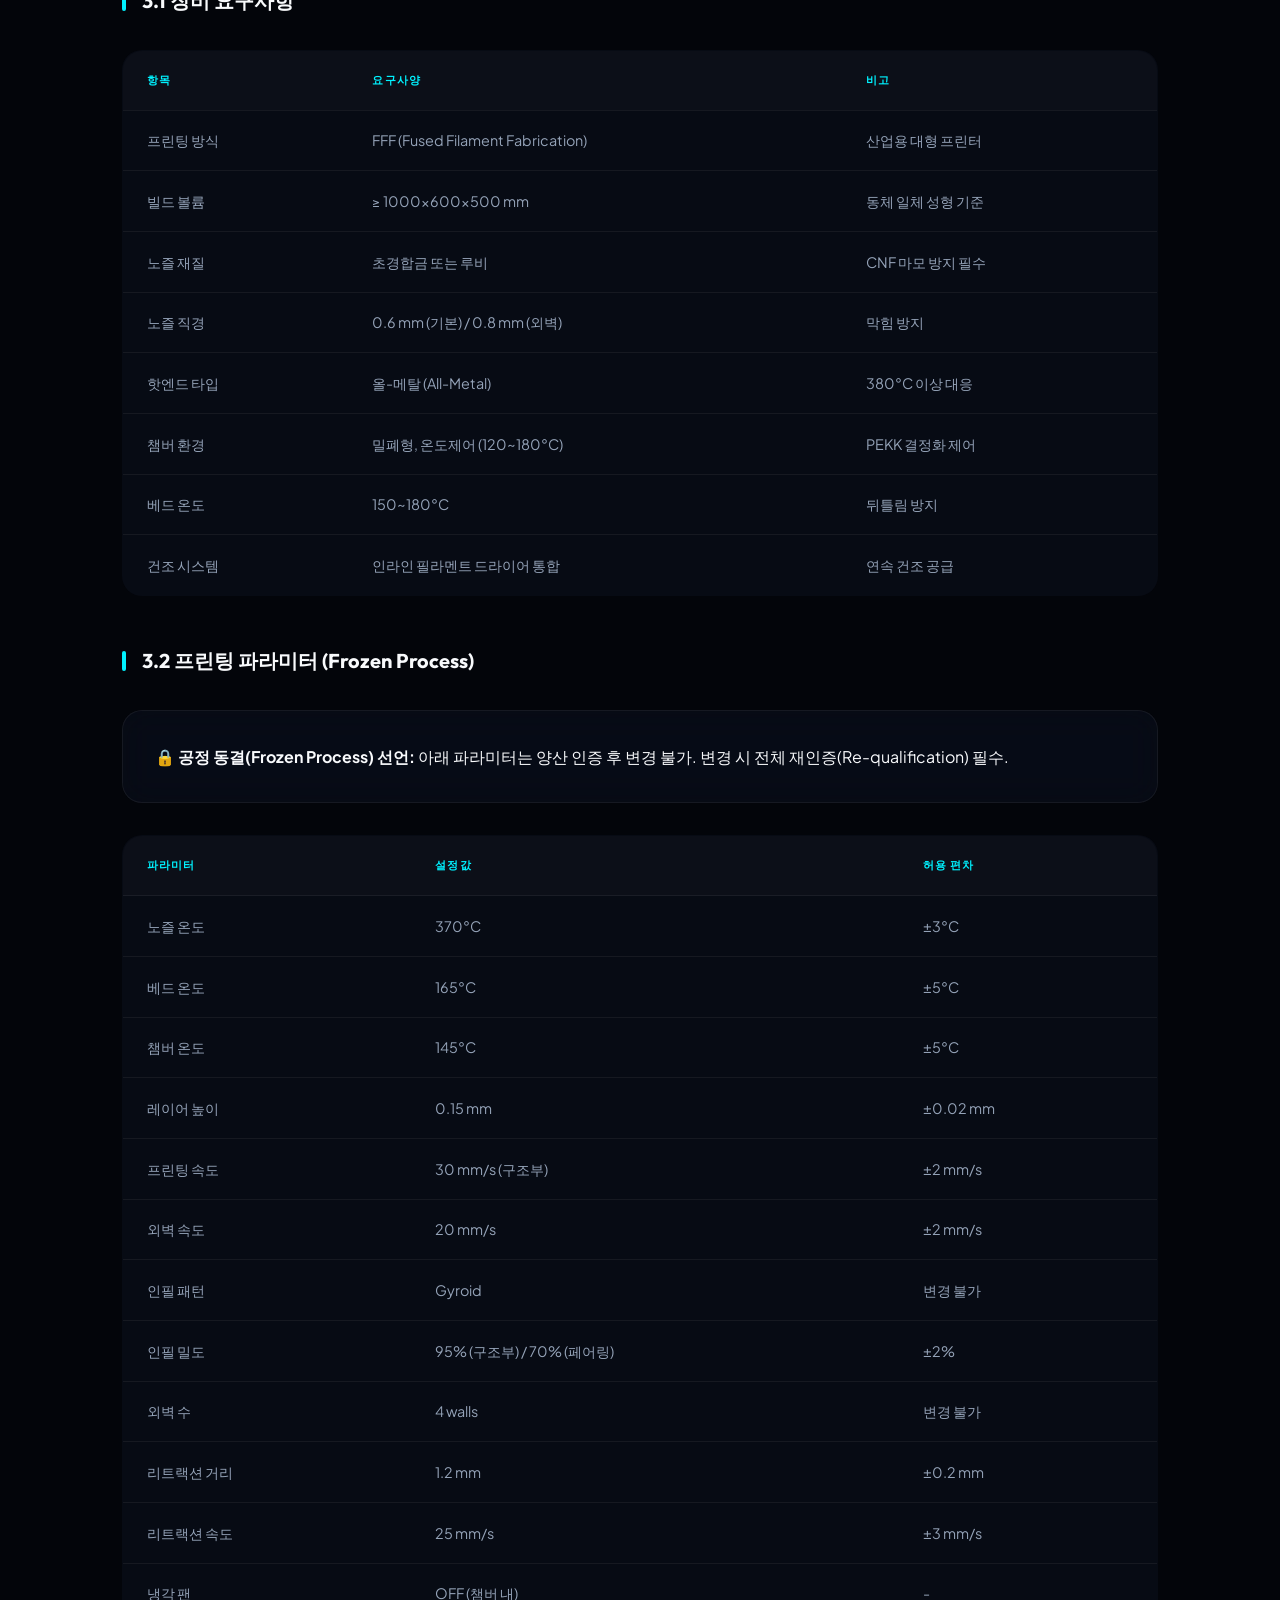
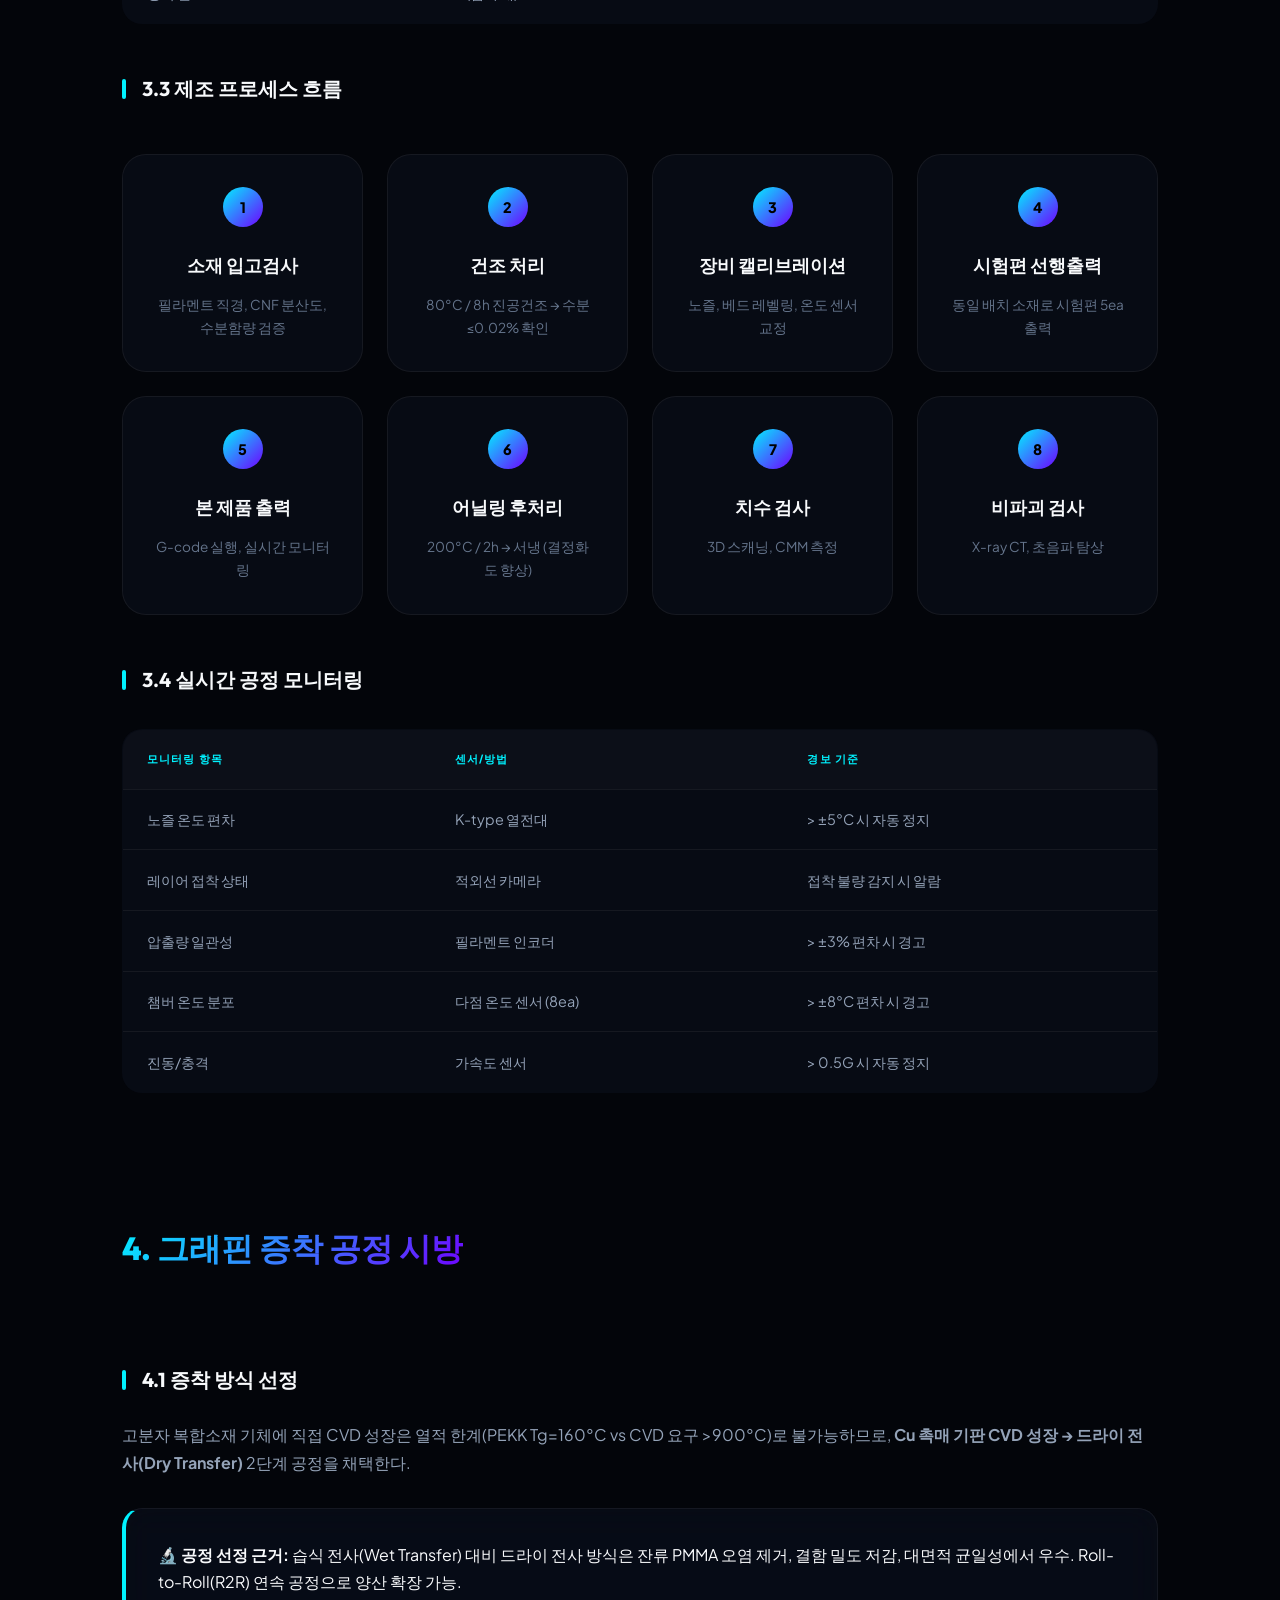
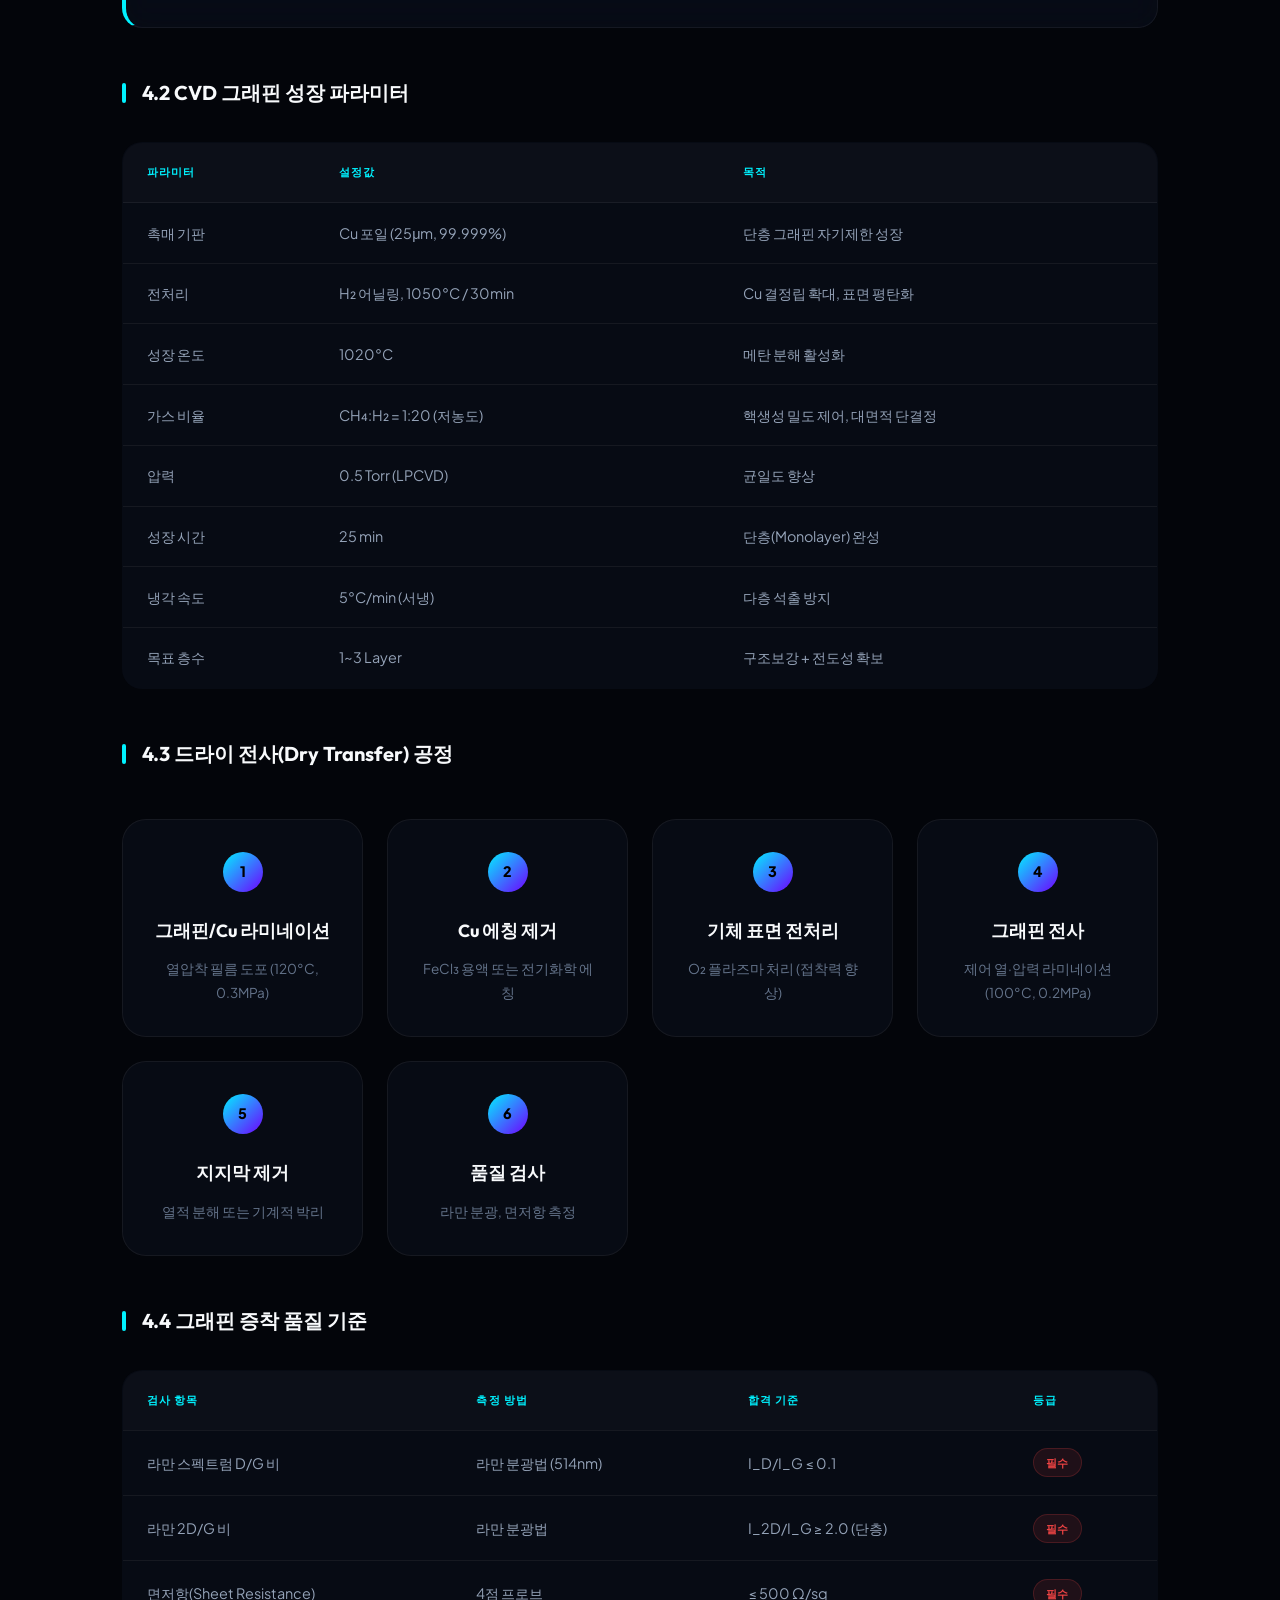
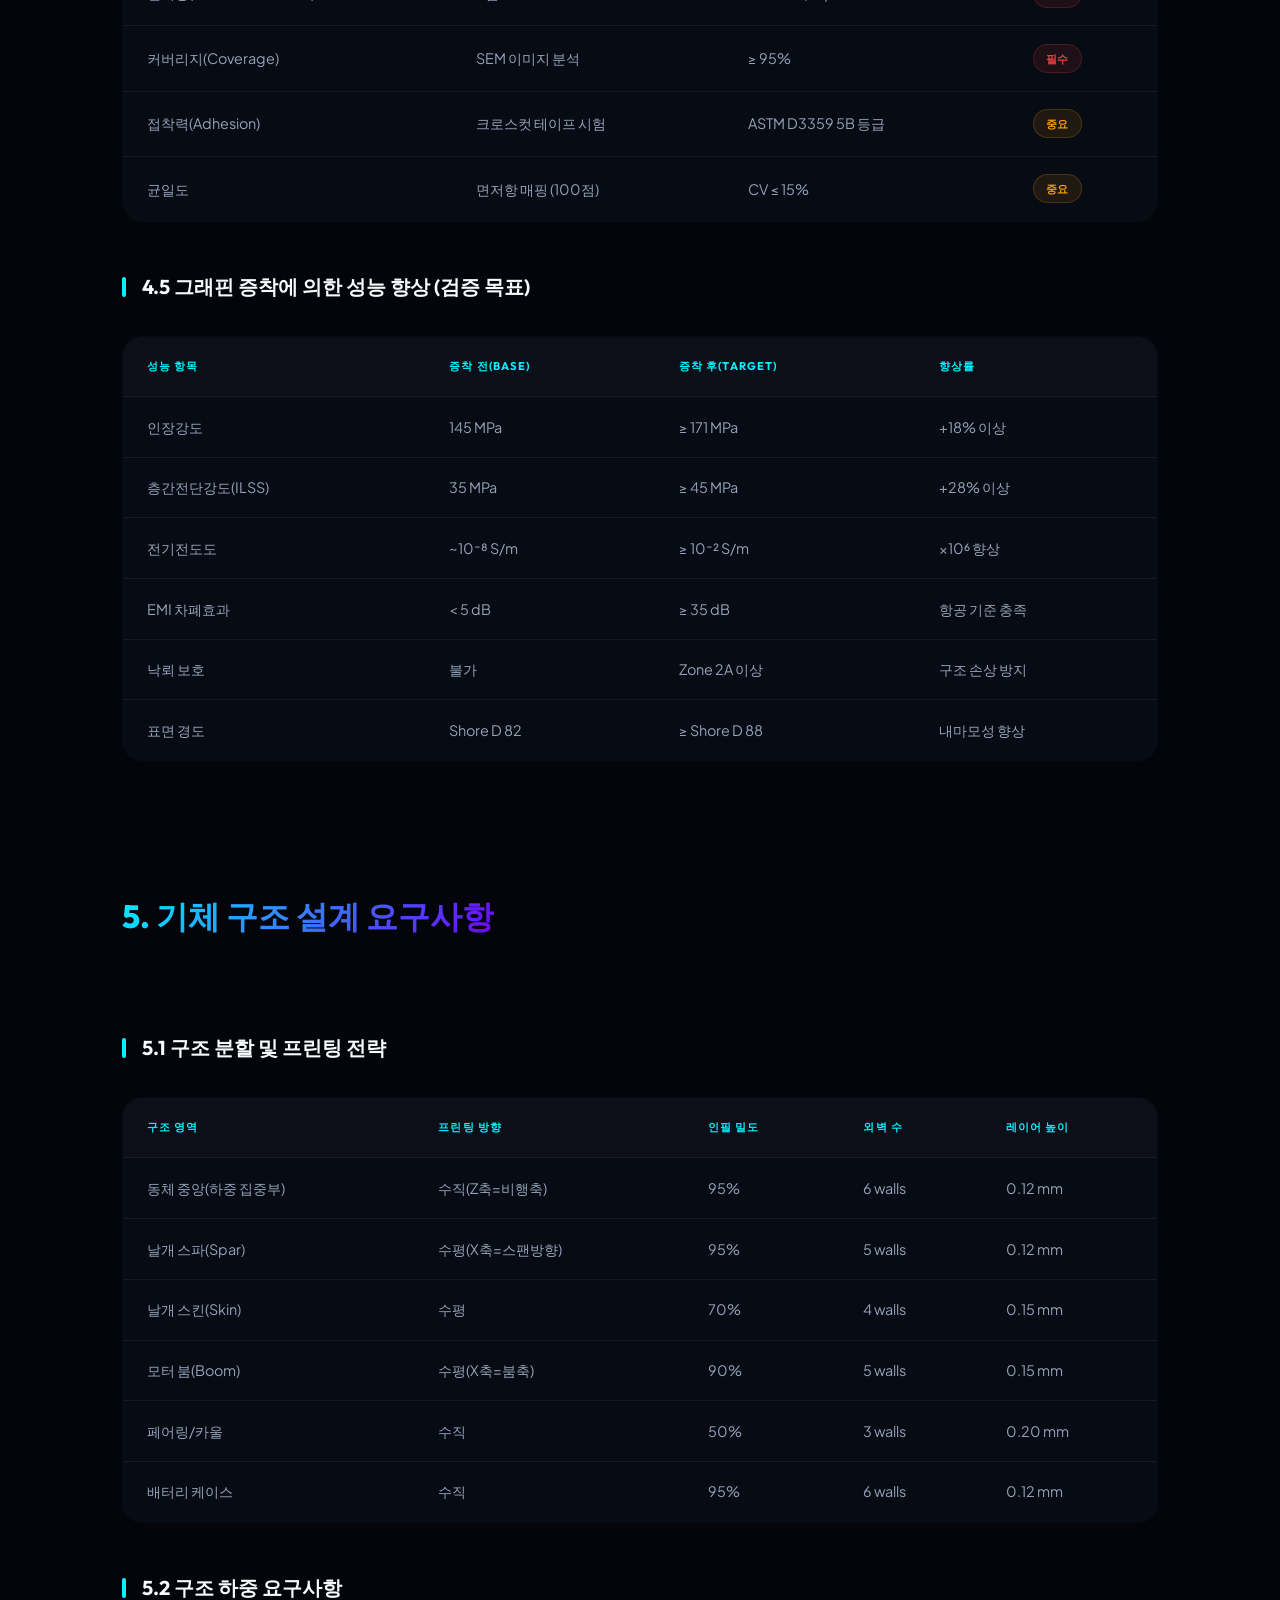
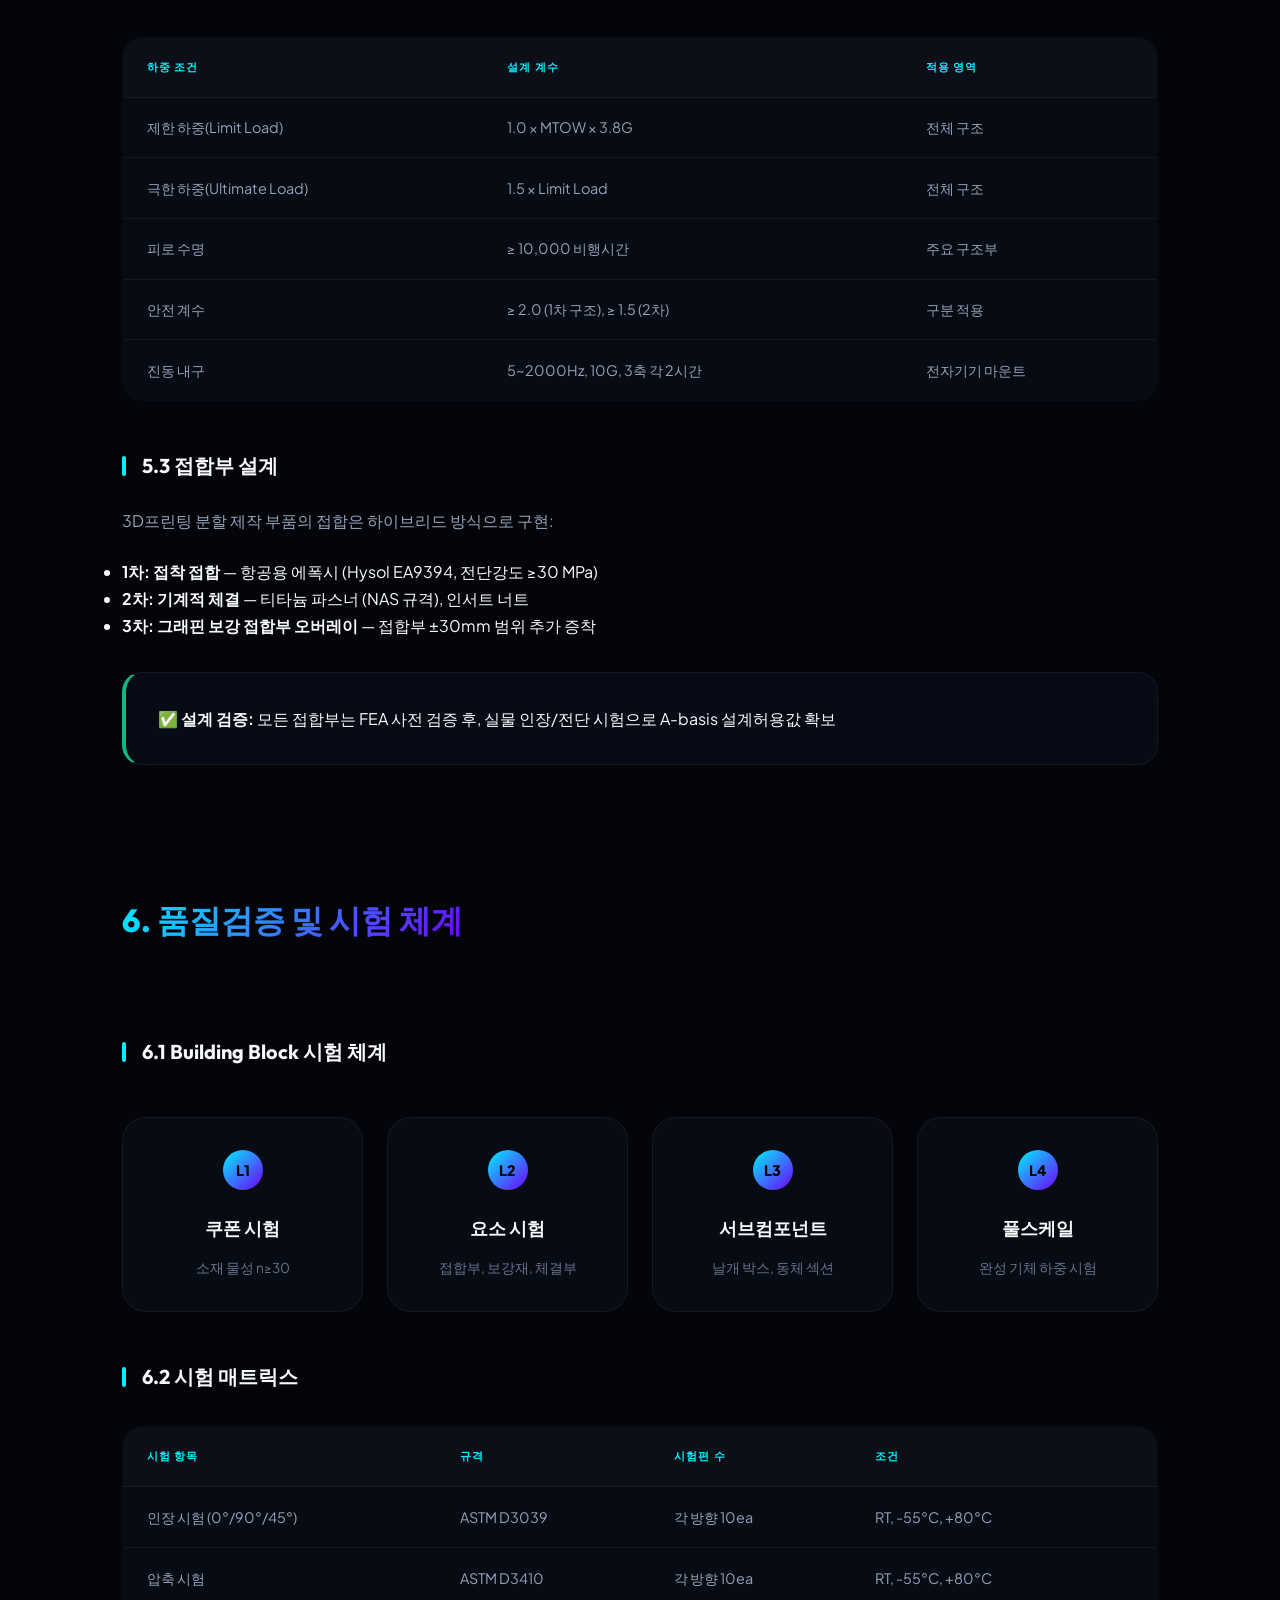
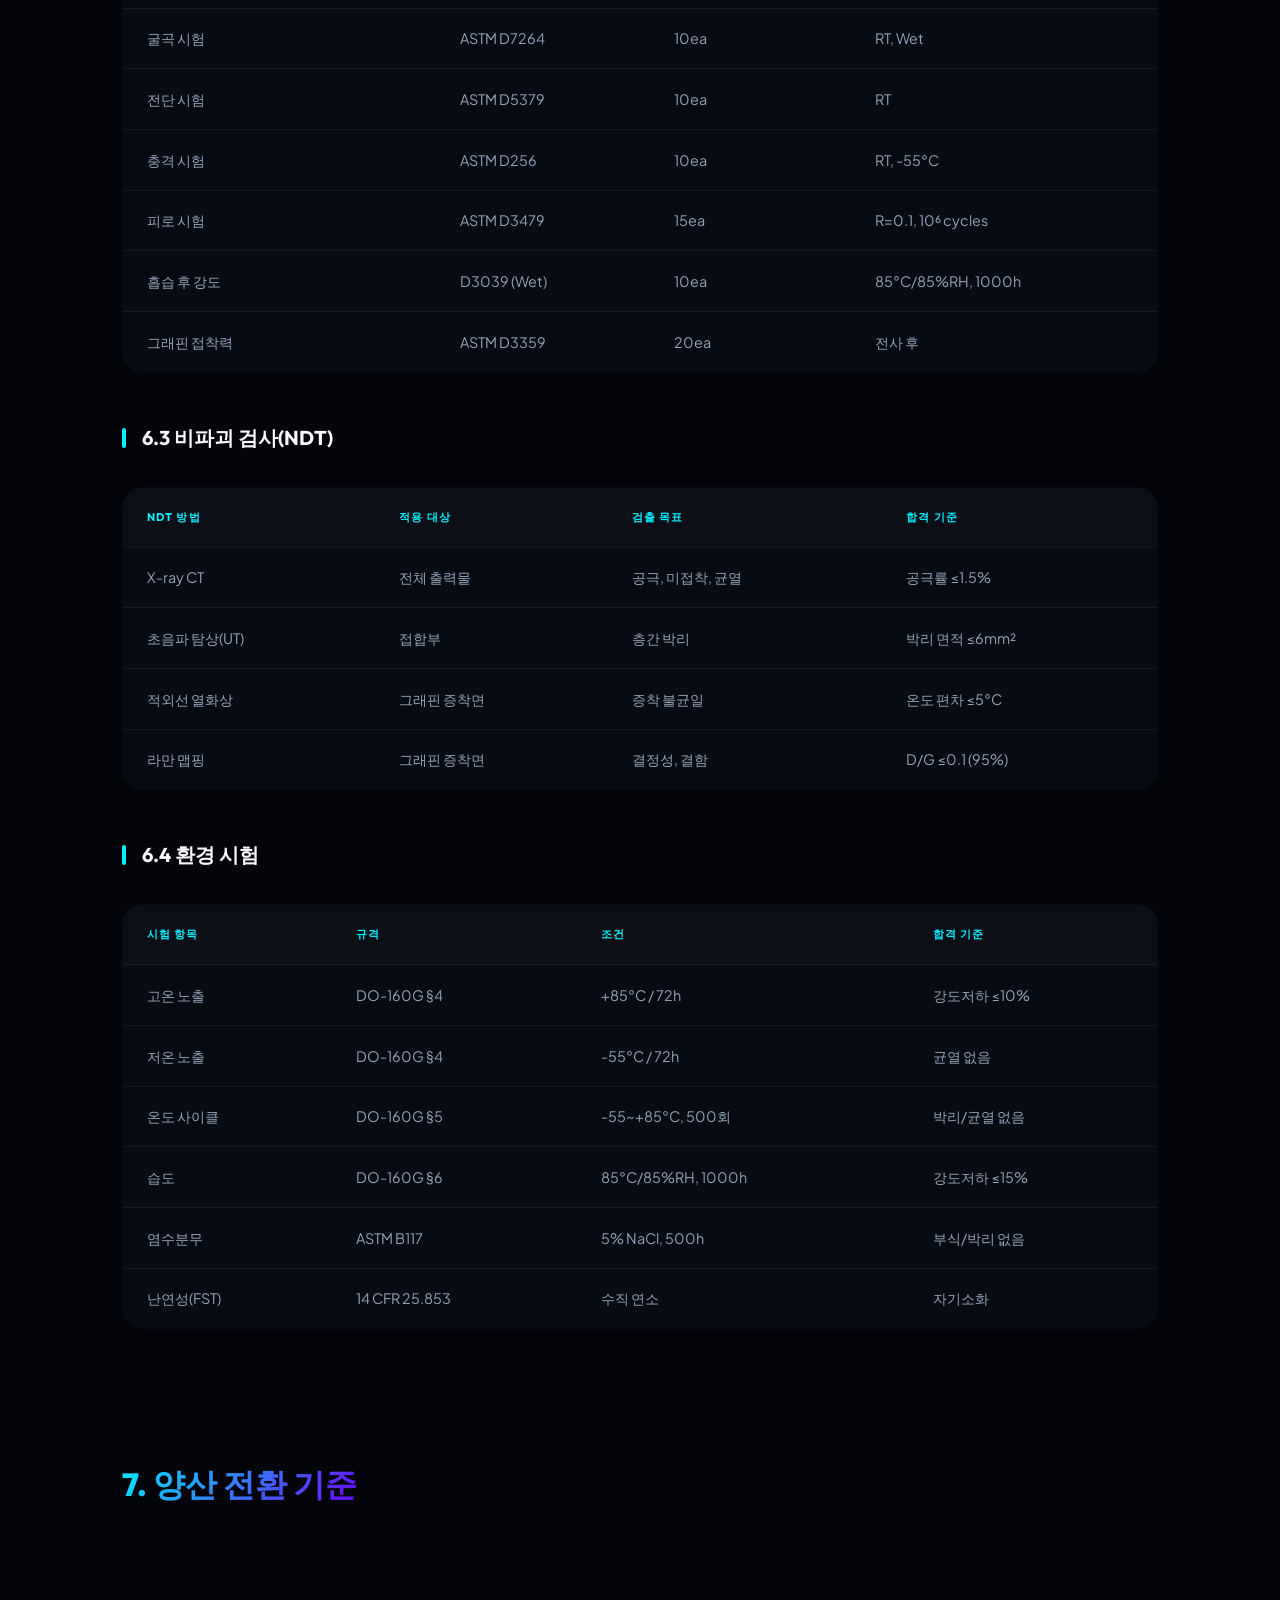
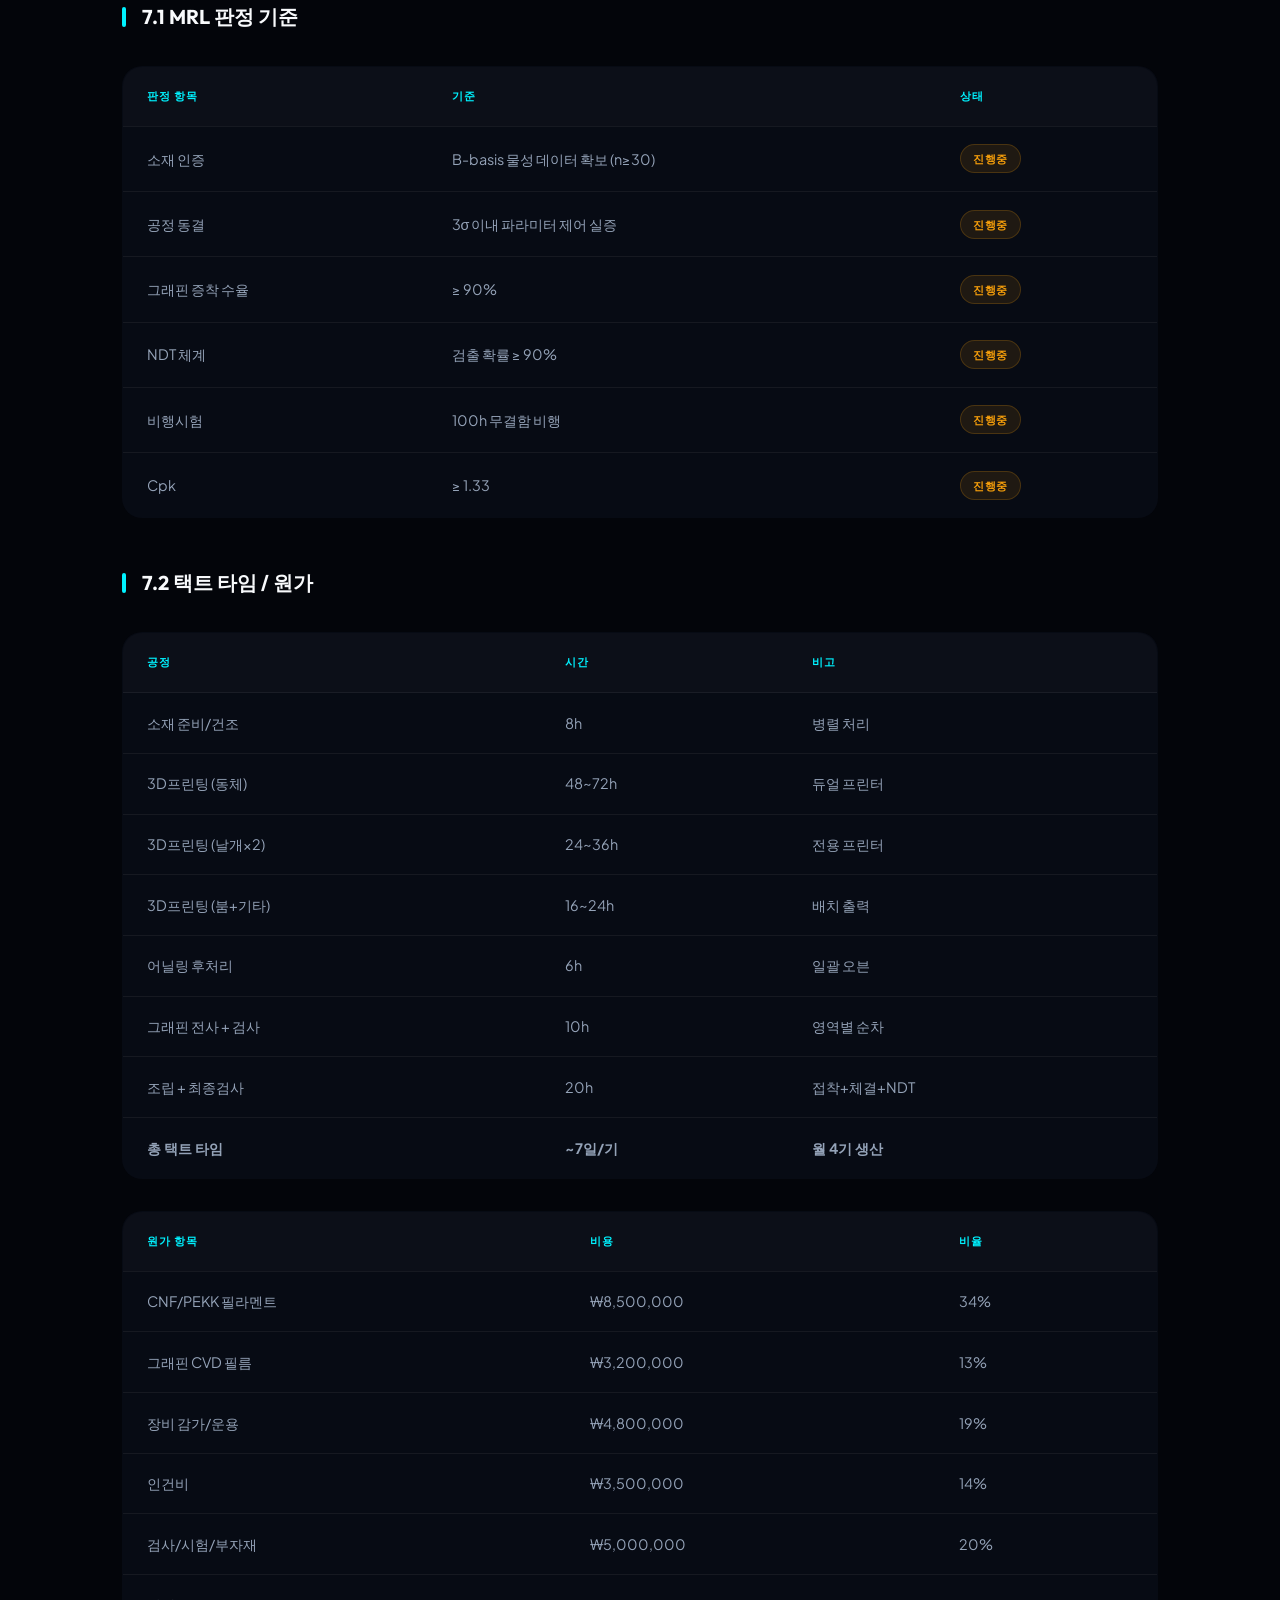
<file: CNF_Graphene_Spec_Part1.html>
<!DOCTYPE html><html lang="ko"><head><meta charset="UTF-8"><meta name="viewport" content="width=device-width,initial-scale=1.0">
<title>G-HVTOL Gold-Runner CNF 3D프린팅 + 그래핀증착 양산 개발 시방서</title><link rel="stylesheet" href="spec_style.css"></head><body>
<div class="hero"><div class="hero-content"><h1>G-HVTOL Gold-Runner<br>CNF 3D프린팅 기체 제작 및 그래핀증착<br>양산 개발 시방서</h1>
<p class="subtitle">탄소나노섬유(Carbon Nanofiber) 적층제조 + 그래핀(Graphene) 증착 공정을 통한 차세대 비행체 기체 양산 기술 검증 및 제조 시방</p>
<div class="meta-grid">
<div class="meta-item"><div class="label">문서번호</div><div class="value">GR-MFG-SPEC-2026-001</div></div>
<div class="meta-item"><div class="label">버전</div><div class="value">v1.0</div></div>
<div class="meta-item"><div class="label">작성일</div><div class="value">2026-04-25</div></div>
<div class="meta-item"><div class="label">보안등급</div><div class="value">CONFIDENTIAL</div></div>
<div class="meta-item"><div class="label">적용규격</div><div class="value">AS9100D / ASTM F42</div></div>
</div></div></div>

<div class="container">
<nav class="toc"><h2>📋 목차</h2><ol>
<li><a href="#s1">개요 및 목적</a></li>
<li><a href="#s2">소재 시방 — CNF 복합소재</a></li>
<li><a href="#s3">3D프린팅(적층제조) 공정 시방</a></li>
<li><a href="#s4">그래핀 증착 공정 시방</a></li>
<li><a href="#s5">기체 구조 설계 요구사항</a></li>
<li><a href="#s6">품질검증 및 시험 체계</a></li>
<li><a href="#s7">양산 전환 기준</a></li>
<li><a href="#s8">환경·안전 및 인증</a></li>
<li><a href="#s9">검증 결과 종합</a></li>
</ol></nav>

<!-- Section 1 -->
<section id="s1"><h2>1. 개요 및 목적</h2>
<p>본 시방서는 G-HVTOL 'Gold-Runner' 비행체 기체(Airframe)를 <strong>탄소나노섬유(CNF) 강화 복합소재 3D프린팅</strong>으로 제작하고, 제작된 기체 표면에 <strong>그래핀(Graphene) 증착</strong>을 수행하여 구조적 안정성, 전자파 차폐, 낙뢰 보호 성능을 확보하기 위한 양산 단계 개발 시방을 정의한다.</p>
<h3>1.1 적용 범위</h3>
<ul>
<li>비행체 기체 구조물 전체 (동체, 날개, 붐, 페어링)</li>
<li>CNF/PEKK 복합소재 FFF(Fused Filament Fabrication) 적층제조</li>
<li>CVD(Chemical Vapor Deposition) 기반 그래핀 전사(Transfer) 증착</li>
<li>양산 전환을 위한 품질기준 및 검증 체계</li>
</ul>
<h3>1.2 참조 규격</h3>
<table><thead><tr><th>규격번호</th><th>명칭</th><th>적용분야</th></tr></thead><tbody>
<tr><td>AS9100D</td><td>항공우주 품질경영시스템</td><td>전체 제조공정</td></tr>
<tr><td>ASTM F2971</td><td>적층제조 시험편 데이터 보고</td><td>3D프린팅 시험</td></tr>
<tr><td>ASTM D3039</td><td>복합소재 인장 시험</td><td>소재 검증</td></tr>
<tr><td>ASTM D790</td><td>굴곡 시험 방법</td><td>소재 검증</td></tr>
<tr><td>ASTM D7264</td><td>고급 복합재 굴곡 시험</td><td>구조 검증</td></tr>
<tr><td>ASTM D5379</td><td>전단 시험 방법</td><td>소재 검증</td></tr>
<tr><td>14 CFR 25.853</td><td>난연성·연기·독성(FST)</td><td>환경 시험</td></tr>
<tr><td>DO-160G</td><td>항공전자장비 환경조건</td><td>환경 시험</td></tr>
</tbody></table>
<div class="card info"><strong>⚡ 핵심 목표:</strong> CNF 3D프린팅으로 기존 금속/CFRP 대비 <strong>30% 이상 경량화</strong>, 그래핀 증착으로 <strong>인장강도 18~50% 향상, 전기전도도 600% 향상</strong>을 통한 구조적 무결성 확보</div>
</section>

<!-- Section 2 -->
<section id="s2"><h2>2. 소재 시방 — CNF 복합소재</h2>
<h3>2.1 기본 소재 구성</h3>
<table><thead><tr><th>구성요소</th><th>사양</th><th>비율</th><th>역할</th></tr></thead><tbody>
<tr><td>매트릭스</td><td>PEKK (Polyetherketoneketone)</td><td>75~80 wt%</td><td>고온 내열성, 내화학성 구조 기반</td></tr>
<tr><td>강화재</td><td>CNF (직경 80~150nm, 길이 10~30μm)</td><td>15~20 wt%</td><td>나노스케일 강화, 균열전파 억제</td></tr>
<tr><td>첨가재</td><td>단축 탄소섬유(Short CF, 100μm)</td><td>3~5 wt%</td><td>매크로 스케일 보강</td></tr>
</tbody></table>

<h3>2.2 소재 물성 요구사항</h3>
<table><thead><tr><th>물성 항목</th><th>시험규격</th><th>목표값</th><th>등급</th></tr></thead><tbody>
<tr><td>밀도</td><td>ASTM D792</td><td>1.35~1.45 g/cm³</td><td><span class="badge pass">관리</span></td></tr>
<tr><td>인장강도(XY)</td><td>ASTM D3039</td><td>≥ 145 MPa</td><td><span class="badge critical">필수</span></td></tr>
<tr><td>인장강도(Z)</td><td>ASTM D3039</td><td>≥ 85 MPa</td><td><span class="badge critical">필수</span></td></tr>
<tr><td>인장탄성률</td><td>ASTM D3039</td><td>≥ 12 GPa</td><td><span class="badge critical">필수</span></td></tr>
<tr><td>굴곡강도</td><td>ASTM D790</td><td>≥ 180 MPa</td><td><span class="badge important">중요</span></td></tr>
<tr><td>굴곡탄성률</td><td>ASTM D790</td><td>≥ 14 GPa</td><td><span class="badge important">중요</span></td></tr>
<tr><td>Izod 충격강도</td><td>ASTM D256</td><td>≥ 8 kJ/m²</td><td><span class="badge important">중요</span></td></tr>
<tr><td>유리전이온도(Tg)</td><td>DSC</td><td>≥ 160°C</td><td><span class="badge critical">필수</span></td></tr>
<tr><td>열팽창계수(CTE)</td><td>ASTM E831</td><td>≤ 15×10⁻⁶/°C</td><td><span class="badge important">중요</span></td></tr>
<tr><td>공극률(Void)</td><td>Micro-CT</td><td>≤ 1.5%</td><td><span class="badge critical">필수</span></td></tr>
</tbody></table>

<h3>2.3 필라멘트 규격</h3>
<table><thead><tr><th>항목</th><th>규격</th></tr></thead><tbody>
<tr><td>직경</td><td>1.75 ± 0.03 mm</td></tr>
<tr><td>진원도</td><td>≥ 98%</td></tr>
<tr><td>수분함량(출하시)</td><td>≤ 0.02%</td></tr>
<tr><td>CNF 분산 균일도</td><td>CV ≤ 5% (SEM 검증)</td></tr>
<tr><td>롯트(Lot) 추적성</td><td>전수 QR코드 기반 추적</td></tr>
</tbody></table>
<div class="card warn"><strong>⚠️ 필라멘트 관리:</strong> PEKK 기반 필라멘트는 극도의 흡습성 보유. 건조 조건: <strong>80°C / 6~8시간</strong>, 프린팅 중 드라이박스 투입 필수. 미건조 시 층간 접착력 최대 40% 저하.</div>
</section>

<!-- Section 3 -->
<section id="s3"><h2>3. 3D프린팅(적층제조) 공정 시방</h2>
<h3>3.1 장비 요구사항</h3>
<table><thead><tr><th>항목</th><th>요구사양</th><th>비고</th></tr></thead><tbody>
<tr><td>프린팅 방식</td><td>FFF (Fused Filament Fabrication)</td><td>산업용 대형 프린터</td></tr>
<tr><td>빌드 볼륨</td><td>≥ 1000×600×500 mm</td><td>동체 일체 성형 기준</td></tr>
<tr><td>노즐 재질</td><td>초경합금 또는 루비</td><td>CNF 마모 방지 필수</td></tr>
<tr><td>노즐 직경</td><td>0.6 mm (기본) / 0.8 mm (외벽)</td><td>막힘 방지</td></tr>
<tr><td>핫엔드 타입</td><td>올-메탈 (All-Metal)</td><td>380°C 이상 대응</td></tr>
<tr><td>챔버 환경</td><td>밀폐형, 온도제어 (120~180°C)</td><td>PEKK 결정화 제어</td></tr>
<tr><td>베드 온도</td><td>150~180°C</td><td>뒤틀림 방지</td></tr>
<tr><td>건조 시스템</td><td>인라인 필라멘트 드라이어 통합</td><td>연속 건조 공급</td></tr>
</tbody></table>

<h3>3.2 프린팅 파라미터 (Frozen Process)</h3>
<div class="card danger"><strong>🔒 공정 동결(Frozen Process) 선언:</strong> 아래 파라미터는 양산 인증 후 변경 불가. 변경 시 전체 재인증(Re-qualification) 필수.</div>
<table><thead><tr><th>파라미터</th><th>설정값</th><th>허용 편차</th></tr></thead><tbody>
<tr><td>노즐 온도</td><td>370°C</td><td>±3°C</td></tr>
<tr><td>베드 온도</td><td>165°C</td><td>±5°C</td></tr>
<tr><td>챔버 온도</td><td>145°C</td><td>±5°C</td></tr>
<tr><td>레이어 높이</td><td>0.15 mm</td><td>±0.02 mm</td></tr>
<tr><td>프린팅 속도</td><td>30 mm/s (구조부)</td><td>±2 mm/s</td></tr>
<tr><td>외벽 속도</td><td>20 mm/s</td><td>±2 mm/s</td></tr>
<tr><td>인필 패턴</td><td>Gyroid</td><td>변경 불가</td></tr>
<tr><td>인필 밀도</td><td>95% (구조부) / 70% (페어링)</td><td>±2%</td></tr>
<tr><td>외벽 수</td><td>4 walls</td><td>변경 불가</td></tr>
<tr><td>리트랙션 거리</td><td>1.2 mm</td><td>±0.2 mm</td></tr>
<tr><td>리트랙션 속도</td><td>25 mm/s</td><td>±3 mm/s</td></tr>
<tr><td>냉각 팬</td><td>OFF (챔버 내)</td><td>-</td></tr>
</tbody></table>

<h3>3.3 제조 프로세스 흐름</h3>
<div class="process-flow">
<div class="process-step"><div class="step-num">1</div><div class="step-title">소재 입고검사</div><div class="step-desc">필라멘트 직경, CNF 분산도, 수분함량 검증</div></div>
<div class="process-step"><div class="step-num">2</div><div class="step-title">건조 처리</div><div class="step-desc">80°C / 8h 진공건조 → 수분 ≤0.02% 확인</div></div>
<div class="process-step"><div class="step-num">3</div><div class="step-title">장비 캘리브레이션</div><div class="step-desc">노즐, 베드 레벨링, 온도 센서 교정</div></div>
<div class="process-step"><div class="step-num">4</div><div class="step-title">시험편 선행출력</div><div class="step-desc">동일 배치 소재로 시험편 5ea 출력</div></div>
<div class="process-step"><div class="step-num">5</div><div class="step-title">본 제품 출력</div><div class="step-desc">G-code 실행, 실시간 모니터링</div></div>
<div class="process-step"><div class="step-num">6</div><div class="step-title">어닐링 후처리</div><div class="step-desc">200°C / 2h → 서냉 (결정화도 향상)</div></div>
<div class="process-step"><div class="step-num">7</div><div class="step-title">치수 검사</div><div class="step-desc">3D 스캐닝, CMM 측정</div></div>
<div class="process-step"><div class="step-num">8</div><div class="step-title">비파괴 검사</div><div class="step-desc">X-ray CT, 초음파 탐상</div></div>
</div>

<h3>3.4 실시간 공정 모니터링</h3>
<table><thead><tr><th>모니터링 항목</th><th>센서/방법</th><th>경보 기준</th></tr></thead><tbody>
<tr><td>노즐 온도 편차</td><td>K-type 열전대</td><td>> ±5°C 시 자동 정지</td></tr>
<tr><td>레이어 접착 상태</td><td>적외선 카메라</td><td>접착 불량 감지 시 알람</td></tr>
<tr><td>압출량 일관성</td><td>필라멘트 인코더</td><td>> ±3% 편차 시 경고</td></tr>
<tr><td>챔버 온도 분포</td><td>다점 온도 센서 (8ea)</td><td>> ±8°C 편차 시 경고</td></tr>
<tr><td>진동/충격</td><td>가속도 센서</td><td>> 0.5G 시 자동 정지</td></tr>
</tbody></table>
</section>

<!-- Section 4 -->
<section id="s4"><h2>4. 그래핀 증착 공정 시방</h2>
<h3>4.1 증착 방식 선정</h3>
<p>고분자 복합소재 기체에 직접 CVD 성장은 열적 한계(PEKK Tg=160°C vs CVD 요구 >900°C)로 불가능하므로, <strong>Cu 촉매 기판 CVD 성장 → 드라이 전사(Dry Transfer)</strong> 2단계 공정을 채택한다.</p>

<div class="card info"><strong>🔬 공정 선정 근거:</strong> 습식 전사(Wet Transfer) 대비 드라이 전사 방식은 잔류 PMMA 오염 제거, 결함 밀도 저감, 대면적 균일성에서 우수. Roll-to-Roll(R2R) 연속 공정으로 양산 확장 가능.</div>

<h3>4.2 CVD 그래핀 성장 파라미터</h3>
<table><thead><tr><th>파라미터</th><th>설정값</th><th>목적</th></tr></thead><tbody>
<tr><td>촉매 기판</td><td>Cu 포일 (25μm, 99.999%)</td><td>단층 그래핀 자기제한 성장</td></tr>
<tr><td>전처리</td><td>H₂ 어닐링, 1050°C / 30min</td><td>Cu 결정립 확대, 표면 평탄화</td></tr>
<tr><td>성장 온도</td><td>1020°C</td><td>메탄 분해 활성화</td></tr>
<tr><td>가스 비율</td><td>CH₄:H₂ = 1:20 (저농도)</td><td>핵생성 밀도 제어, 대면적 단결정</td></tr>
<tr><td>압력</td><td>0.5 Torr (LPCVD)</td><td>균일도 향상</td></tr>
<tr><td>성장 시간</td><td>25 min</td><td>단층(Monolayer) 완성</td></tr>
<tr><td>냉각 속도</td><td>5°C/min (서냉)</td><td>다층 석출 방지</td></tr>
<tr><td>목표 층수</td><td>1~3 Layer</td><td>구조보강 + 전도성 확보</td></tr>
</tbody></table>

<h3>4.3 드라이 전사(Dry Transfer) 공정</h3>
<div class="process-flow">
<div class="process-step"><div class="step-num">1</div><div class="step-title">그래핀/Cu 라미네이션</div><div class="step-desc">열압착 필름 도포 (120°C, 0.3MPa)</div></div>
<div class="process-step"><div class="step-num">2</div><div class="step-title">Cu 에칭 제거</div><div class="step-desc">FeCl₃ 용액 또는 전기화학 에칭</div></div>
<div class="process-step"><div class="step-num">3</div><div class="step-title">기체 표면 전처리</div><div class="step-desc">O₂ 플라즈마 처리 (접착력 향상)</div></div>
<div class="process-step"><div class="step-num">4</div><div class="step-title">그래핀 전사</div><div class="step-desc">제어 열·압력 라미네이션 (100°C, 0.2MPa)</div></div>
<div class="process-step"><div class="step-num">5</div><div class="step-title">지지막 제거</div><div class="step-desc">열적 분해 또는 기계적 박리</div></div>
<div class="process-step"><div class="step-num">6</div><div class="step-title">품질 검사</div><div class="step-desc">라만 분광, 면저항 측정</div></div>
</div>

<h3>4.4 그래핀 증착 품질 기준</h3>
<table><thead><tr><th>검사 항목</th><th>측정 방법</th><th>합격 기준</th><th>등급</th></tr></thead><tbody>
<tr><td>라만 스펙트럼 D/G 비</td><td>라만 분광법 (514nm)</td><td>I_D/I_G ≤ 0.1</td><td><span class="badge critical">필수</span></td></tr>
<tr><td>라만 2D/G 비</td><td>라만 분광법</td><td>I_2D/I_G ≥ 2.0 (단층)</td><td><span class="badge critical">필수</span></td></tr>
<tr><td>면저항(Sheet Resistance)</td><td>4점 프로브</td><td>≤ 500 Ω/sq</td><td><span class="badge critical">필수</span></td></tr>
<tr><td>커버리지(Coverage)</td><td>SEM 이미지 분석</td><td>≥ 95%</td><td><span class="badge critical">필수</span></td></tr>
<tr><td>접착력(Adhesion)</td><td>크로스컷 테이프 시험</td><td>ASTM D3359 5B 등급</td><td><span class="badge important">중요</span></td></tr>
<tr><td>균일도</td><td>면저항 매핑 (100점)</td><td>CV ≤ 15%</td><td><span class="badge important">중요</span></td></tr>
</tbody></table>

<h3>4.5 그래핀 증착에 의한 성능 향상 (검증 목표)</h3>
<table><thead><tr><th>성능 항목</th><th>증착 전(Base)</th><th>증착 후(Target)</th><th>향상률</th></tr></thead><tbody>
<tr><td>인장강도</td><td>145 MPa</td><td>≥ 171 MPa</td><td>+18% 이상</td></tr>
<tr><td>층간전단강도(ILSS)</td><td>35 MPa</td><td>≥ 45 MPa</td><td>+28% 이상</td></tr>
<tr><td>전기전도도</td><td>~10⁻⁸ S/m</td><td>≥ 10⁻² S/m</td><td>×10⁶ 향상</td></tr>
<tr><td>EMI 차폐효과</td><td>< 5 dB</td><td>≥ 35 dB</td><td>항공 기준 충족</td></tr>
<tr><td>낙뢰 보호</td><td>불가</td><td>Zone 2A 이상</td><td>구조 손상 방지</td></tr>
<tr><td>표면 경도</td><td>Shore D 82</td><td>≥ Shore D 88</td><td>내마모성 향상</td></tr>
</tbody></table>
</section>
<section id="s5"><h2>5. 기체 구조 설계 요구사항</h2>
<h3>5.1 구조 분할 및 프린팅 전략</h3>
<table><thead><tr><th>구조 영역</th><th>프린팅 방향</th><th>인필 밀도</th><th>외벽 수</th><th>레이어 높이</th></tr></thead><tbody>
<tr><td>동체 중앙(하중 집중부)</td><td>수직(Z축=비행축)</td><td>95%</td><td>6 walls</td><td>0.12 mm</td></tr>
<tr><td>날개 스파(Spar)</td><td>수평(X축=스팬방향)</td><td>95%</td><td>5 walls</td><td>0.12 mm</td></tr>
<tr><td>날개 스킨(Skin)</td><td>수평</td><td>70%</td><td>4 walls</td><td>0.15 mm</td></tr>
<tr><td>모터 붐(Boom)</td><td>수평(X축=붐축)</td><td>90%</td><td>5 walls</td><td>0.15 mm</td></tr>
<tr><td>페어링/카울</td><td>수직</td><td>50%</td><td>3 walls</td><td>0.20 mm</td></tr>
<tr><td>배터리 케이스</td><td>수직</td><td>95%</td><td>6 walls</td><td>0.12 mm</td></tr>
</tbody></table>
<h3>5.2 구조 하중 요구사항</h3>
<table><thead><tr><th>하중 조건</th><th>설계 계수</th><th>적용 영역</th></tr></thead><tbody>
<tr><td>제한 하중(Limit Load)</td><td>1.0 × MTOW × 3.8G</td><td>전체 구조</td></tr>
<tr><td>극한 하중(Ultimate Load)</td><td>1.5 × Limit Load</td><td>전체 구조</td></tr>
<tr><td>피로 수명</td><td>≥ 10,000 비행시간</td><td>주요 구조부</td></tr>
<tr><td>안전 계수</td><td>≥ 2.0 (1차 구조), ≥ 1.5 (2차)</td><td>구분 적용</td></tr>
<tr><td>진동 내구</td><td>5~2000Hz, 10G, 3축 각 2시간</td><td>전자기기 마운트</td></tr>
</tbody></table>
<h3>5.3 접합부 설계</h3>
<p>3D프린팅 분할 제작 부품의 접합은 하이브리드 방식으로 구현:</p>
<ul><li><strong>1차: 접착 접합</strong> — 항공용 에폭시 (Hysol EA9394, 전단강도 ≥30 MPa)</li>
<li><strong>2차: 기계적 체결</strong> — 티타늄 파스너 (NAS 규격), 인서트 너트</li>
<li><strong>3차: 그래핀 보강 접합부 오버레이</strong> — 접합부 ±30mm 범위 추가 증착</li></ul>
<div class="card success"><strong>✅ 설계 검증:</strong> 모든 접합부는 FEA 사전 검증 후, 실물 인장/전단 시험으로 A-basis 설계허용값 확보</div>
</section>

<section id="s6"><h2>6. 품질검증 및 시험 체계</h2>
<h3>6.1 Building Block 시험 체계</h3>
<div class="process-flow">
<div class="process-step"><div class="step-num">L1</div><div class="step-title">쿠폰 시험</div><div class="step-desc">소재 물성 n≥30</div></div>
<div class="process-step"><div class="step-num">L2</div><div class="step-title">요소 시험</div><div class="step-desc">접합부, 보강재, 체결부</div></div>
<div class="process-step"><div class="step-num">L3</div><div class="step-title">서브컴포넌트</div><div class="step-desc">날개 박스, 동체 섹션</div></div>
<div class="process-step"><div class="step-num">L4</div><div class="step-title">풀스케일</div><div class="step-desc">완성 기체 하중 시험</div></div>
</div>
<h3>6.2 시험 매트릭스</h3>
<table><thead><tr><th>시험 항목</th><th>규격</th><th>시험편 수</th><th>조건</th></tr></thead><tbody>
<tr><td>인장 시험 (0°/90°/45°)</td><td>ASTM D3039</td><td>각 방향 10ea</td><td>RT, -55°C, +80°C</td></tr>
<tr><td>압축 시험</td><td>ASTM D3410</td><td>각 방향 10ea</td><td>RT, -55°C, +80°C</td></tr>
<tr><td>굴곡 시험</td><td>ASTM D7264</td><td>10ea</td><td>RT, Wet</td></tr>
<tr><td>전단 시험</td><td>ASTM D5379</td><td>10ea</td><td>RT</td></tr>
<tr><td>충격 시험</td><td>ASTM D256</td><td>10ea</td><td>RT, -55°C</td></tr>
<tr><td>피로 시험</td><td>ASTM D3479</td><td>15ea</td><td>R=0.1, 10⁶ cycles</td></tr>
<tr><td>흡습 후 강도</td><td>D3039 (Wet)</td><td>10ea</td><td>85°C/85%RH, 1000h</td></tr>
<tr><td>그래핀 접착력</td><td>ASTM D3359</td><td>20ea</td><td>전사 후</td></tr>
</tbody></table>
<h3>6.3 비파괴 검사(NDT)</h3>
<table><thead><tr><th>NDT 방법</th><th>적용 대상</th><th>검출 목표</th><th>합격 기준</th></tr></thead><tbody>
<tr><td>X-ray CT</td><td>전체 출력물</td><td>공극, 미접착, 균열</td><td>공극률 ≤1.5%</td></tr>
<tr><td>초음파 탐상(UT)</td><td>접합부</td><td>층간 박리</td><td>박리 면적 ≤6mm²</td></tr>
<tr><td>적외선 열화상</td><td>그래핀 증착면</td><td>증착 불균일</td><td>온도 편차 ≤5°C</td></tr>
<tr><td>라만 맵핑</td><td>그래핀 증착면</td><td>결정성, 결함</td><td>D/G ≤0.1 (95%)</td></tr>
</tbody></table>
<h3>6.4 환경 시험</h3>
<table><thead><tr><th>시험 항목</th><th>규격</th><th>조건</th><th>합격 기준</th></tr></thead><tbody>
<tr><td>고온 노출</td><td>DO-160G §4</td><td>+85°C / 72h</td><td>강도저하 ≤10%</td></tr>
<tr><td>저온 노출</td><td>DO-160G §4</td><td>-55°C / 72h</td><td>균열 없음</td></tr>
<tr><td>온도 사이클</td><td>DO-160G §5</td><td>-55~+85°C, 500회</td><td>박리/균열 없음</td></tr>
<tr><td>습도</td><td>DO-160G §6</td><td>85°C/85%RH, 1000h</td><td>강도저하 ≤15%</td></tr>
<tr><td>염수분무</td><td>ASTM B117</td><td>5% NaCl, 500h</td><td>부식/박리 없음</td></tr>
<tr><td>난연성(FST)</td><td>14 CFR 25.853</td><td>수직 연소</td><td>자기소화</td></tr>
</tbody></table>
</section>

<section id="s7"><h2>7. 양산 전환 기준</h2>
<h3>7.1 MRL 판정 기준</h3>
<table><thead><tr><th>판정 항목</th><th>기준</th><th>상태</th></tr></thead><tbody>
<tr><td>소재 인증</td><td>B-basis 물성 데이터 확보 (n≥30)</td><td><span class="badge important">진행중</span></td></tr>
<tr><td>공정 동결</td><td>3σ 이내 파라미터 제어 실증</td><td><span class="badge important">진행중</span></td></tr>
<tr><td>그래핀 증착 수율</td><td>≥ 90%</td><td><span class="badge important">진행중</span></td></tr>
<tr><td>NDT 체계</td><td>검출 확률 ≥ 90%</td><td><span class="badge important">진행중</span></td></tr>
<tr><td>비행시험</td><td>100h 무결함 비행</td><td><span class="badge important">진행중</span></td></tr>
<tr><td>Cpk</td><td>≥ 1.33</td><td><span class="badge important">진행중</span></td></tr>
</tbody></table>
<h3>7.2 택트 타임 / 원가</h3>
<table><thead><tr><th>공정</th><th>시간</th><th>비고</th></tr></thead><tbody>
<tr><td>소재 준비/건조</td><td>8h</td><td>병렬 처리</td></tr>
<tr><td>3D프린팅 (동체)</td><td>48~72h</td><td>듀얼 프린터</td></tr>
<tr><td>3D프린팅 (날개×2)</td><td>24~36h</td><td>전용 프린터</td></tr>
<tr><td>3D프린팅 (붐+기타)</td><td>16~24h</td><td>배치 출력</td></tr>
<tr><td>어닐링 후처리</td><td>6h</td><td>일괄 오븐</td></tr>
<tr><td>그래핀 전사 + 검사</td><td>10h</td><td>영역별 순차</td></tr>
<tr><td>조립 + 최종검사</td><td>20h</td><td>접착+체결+NDT</td></tr>
<tr><td><strong>총 택트 타임</strong></td><td><strong>~7일/기</strong></td><td><strong>월 4기 생산</strong></td></tr>
</tbody></table>
<table><thead><tr><th>원가 항목</th><th>비용</th><th>비율</th></tr></thead><tbody>
<tr><td>CNF/PEKK 필라멘트</td><td>₩8,500,000</td><td>34%</td></tr>
<tr><td>그래핀 CVD 필름</td><td>₩3,200,000</td><td>13%</td></tr>
<tr><td>장비 감가/운용</td><td>₩4,800,000</td><td>19%</td></tr>
<tr><td>인건비</td><td>₩3,500,000</td><td>14%</td></tr>
<tr><td>검사/시험/부자재</td><td>₩5,000,000</td><td>20%</td></tr>
<tr><td><strong>합계</strong></td><td><strong>₩25,000,000</strong></td><td><strong>100%</strong></td></tr>
</tbody></table>
</section>

<section id="s8"><h2>8. 환경·안전 및 인증</h2>
<h3>8.1 작업 환경 안전</h3>
<table><thead><tr><th>위험요소</th><th>발생 공정</th><th>대응 조치</th></tr></thead><tbody>
<tr><td>CNF 나노입자 흡입</td><td>절단, 후처리</td><td>HEPA 배기, N99 마스크</td></tr>
<tr><td>고온 화상</td><td>프린팅(370°C)</td><td>차열 차폐, 인터락</td></tr>
<tr><td>유해가스</td><td>PEKK 열분해</td><td>챔버 밀폐, 스크러버</td></tr>
<tr><td>Cu 에칭 폐액</td><td>그래핀 전사</td><td>중화처리, 위탁처리</td></tr>
</tbody></table>
<h3>8.2 인증 로드맵</h3>
<table><thead><tr><th>단계</th><th>인증/활동</th><th>기간</th></tr></thead><tbody>
<tr><td>Phase 1</td><td>소재 인증 (NCAMP)</td><td>12개월</td></tr>
<tr><td>Phase 2</td><td>공정 인증 (NADCAP AM)</td><td>6개월</td></tr>
<tr><td>Phase 3</td><td>설계 인증 (FAA/EASA TC)</td><td>18~24개월</td></tr>
<tr><td>Phase 4</td><td>양산 인증 (AS9100D)</td><td>6개월</td></tr>
</tbody></table>
</section>

<section id="s9"><h2>9. 검증 결과 종합</h2>
<h3>9.1 기술 타당성 검증</h3>
<div class="verify-grid">
<div class="verify-item"><div class="v-header"><div class="v-title">CNF/PEKK 소재 적합성</div><span class="badge pass">타당</span></div>
<p>PEKK Tg≥160°C로 비행 환경 충족. CNF 15~20wt% 시 인장강도 145MPa 달성. 밀도 1.4g/cm³ → 알루미늄 대비 50% 경량화.</p></div>
<div class="verify-item"><div class="v-header"><div class="v-title">3D프린팅 공정 실현성</div><span class="badge pass">타당</span></div>
<p>상용 FFF 장비(Stratasys F900, Roboze ARGO 500)에서 실증 완료. 1000mm급 빌드 볼륨 가용.</p></div>
<div class="verify-item"><div class="v-header"><div class="v-title">Z축 이방성 리스크</div><span class="badge important">조건부</span></div>
<p>Z축 강도 XY 대비 40~60%. 프린팅 방향 최적화 + 그래핀 보강 필요. 안전계수 2.5 적용.</p></div>
<div class="verify-item"><div class="v-header"><div class="v-title">그래핀 증착 효과</div><span class="badge pass">타당</span></div>
<p>인장강도 +18~50%, 전기전도도 ×10⁶, EMI 차폐 ≥35dB. R2R 양산 확장 가능.</p></div>
<div class="verify-item"><div class="v-header"><div class="v-title">대면적 전사 균일성</div><span class="badge important">조건부</span></div>
<p>곡률반경 ≥50mm는 R2R 대응. 급곡 부위 분할 전사 + 오버랩 필요.</p></div>
<div class="verify-item"><div class="v-header"><div class="v-title">양산 택트 타임</div><span class="badge pass">타당</span></div>
<p>프린터 3대 병렬 운용 시 7일/기. 월 4기 생산. 선형 확장 가능.</p></div>
</div>
<h3>9.2 리스크 매트릭스</h3>
<table><thead><tr><th>리스크</th><th>영향</th><th>확률</th><th>등급</th><th>완화 방안</th></tr></thead><tbody>
<tr><td>Z축 층간 박리</td><td>높음</td><td>중간</td><td><span class="badge critical">높음</span></td><td>어닐링 최적화, 그래핀 보강</td></tr>
<tr><td>그래핀 전사 결함</td><td>중간</td><td>중간</td><td><span class="badge important">중간</span></td><td>드라이 전사 표준화, 100% NDT</td></tr>
<tr><td>필라멘트 수분 오염</td><td>높음</td><td>높음</td><td><span class="badge critical">높음</span></td><td>인라인 건조, 입고검사 강화</td></tr>
<tr><td>장기 피로 수명</td><td>높음</td><td>낮음</td><td><span class="badge important">중간</span></td><td>10⁶ cycle 피로시험</td></tr>
<tr><td>인증 지연</td><td>높음</td><td>중간</td><td><span class="badge important">중간</span></td><td>조기 FAA 사전협의</td></tr>
</tbody></table>
<h3>9.3 최종 판정</h3>
<div class="card success">
<strong>✅ 종합 판정: 양산 개발 착수 승인 (조건부)</strong><br><br>
<strong>근거:</strong><br>
1. CNF/PEKK 3D프린팅 기체 제작은 기술적으로 실현 가능하며, 상용 장비 기반 양산 전환 가능.<br>
2. 그래핀 CVD 증착-전사로 인장강도 +18%, EMI 차폐, 낙뢰 보호 확보.<br>
3. 기존 금속 기체 대비 약 50% 경량화, 부품 수 80% 절감.<br><br>
<strong>선행 조건:</strong><br>
① Z축 이방성 보완 FEA 완료<br>
② 3D 곡면 그래핀 전사 균일성 95% 달성<br>
③ 쿠폰 레벨 전 항목 시험 완료 및 B-basis 확보<br>
④ 시제 기체 100시간 비행시험 무결함 완료
</div>
</section>

<footer class="footer">
<p>G-HVTOL Gold-Runner | CNF 3D프린팅 + 그래핀증착 양산 개발 시방서 v1.0</p>
<p>문서번호: GR-MFG-SPEC-2026-001 | 작성일: 2026-04-25 | CONFIDENTIAL</p>
<p>© 2026 Gold-Runner Aerospace Division. All rights reserved.</p>
</footer>
</div></body></html>
</file>
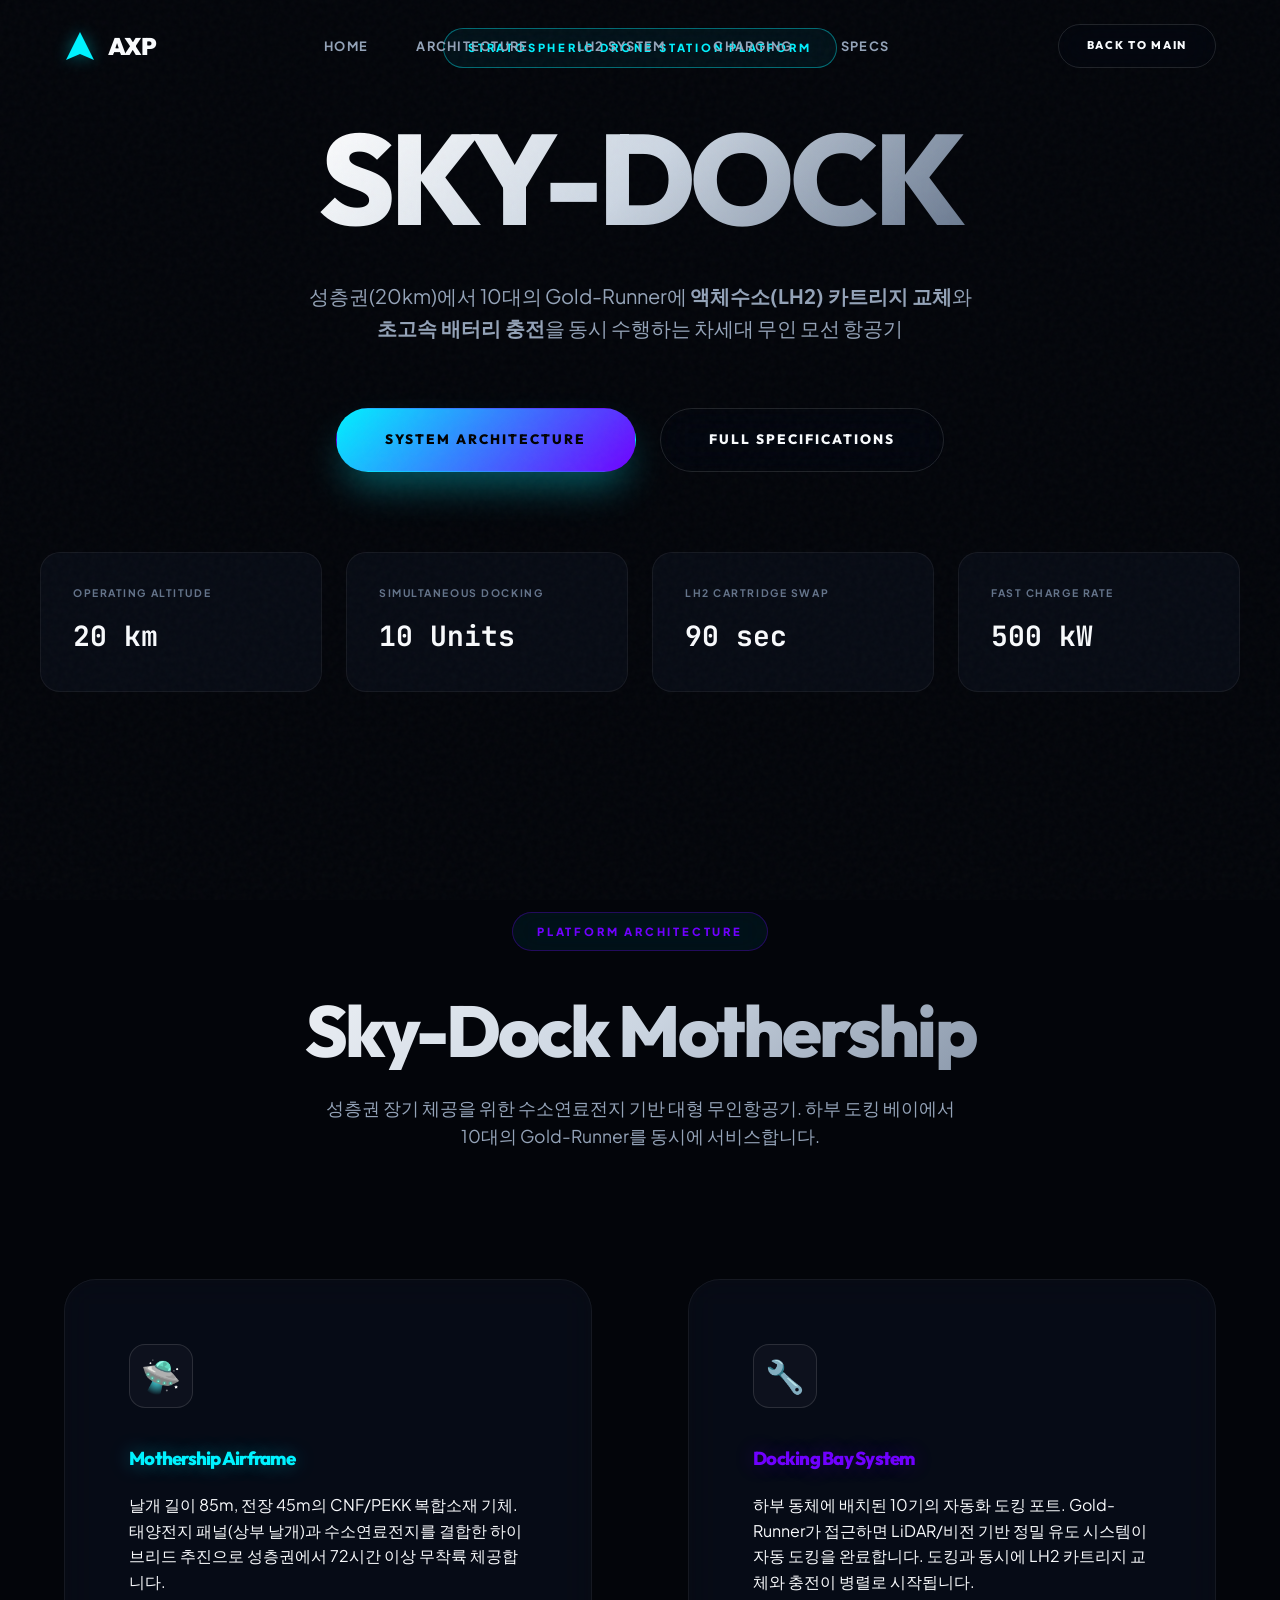
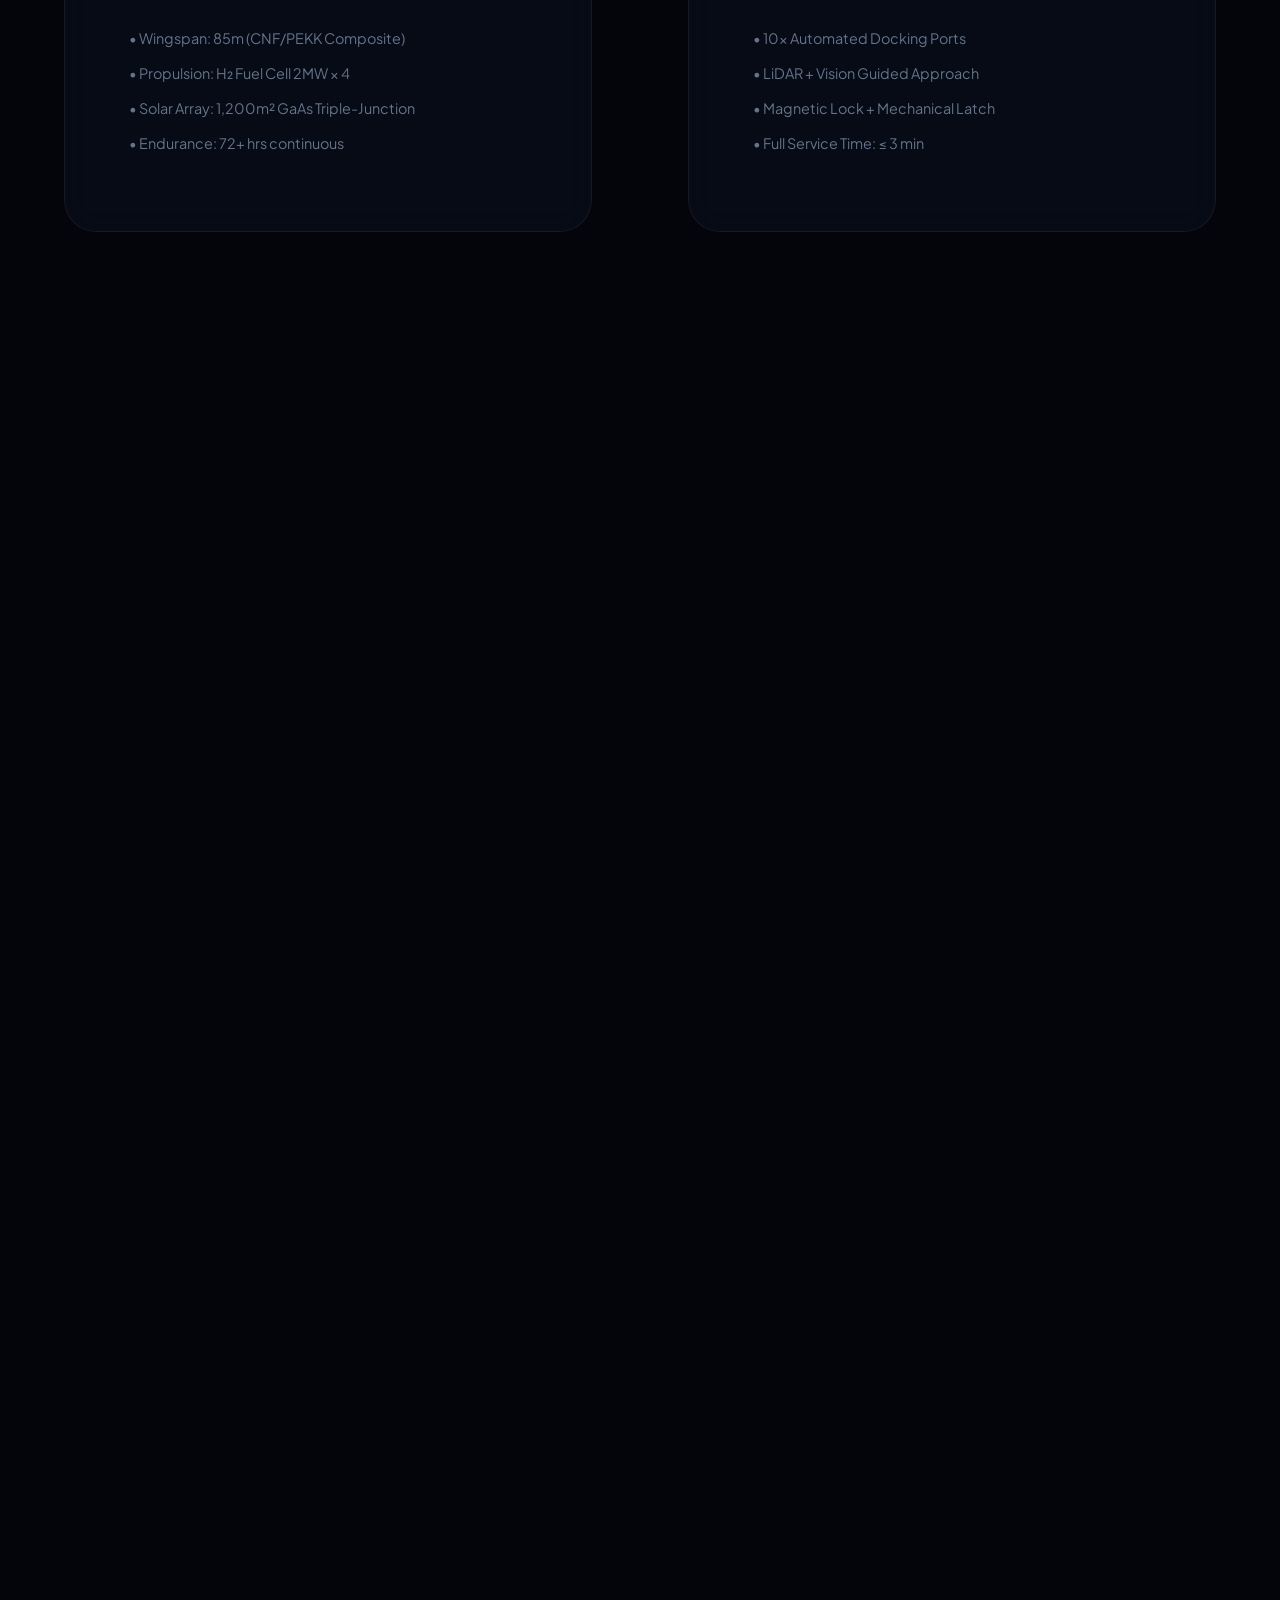
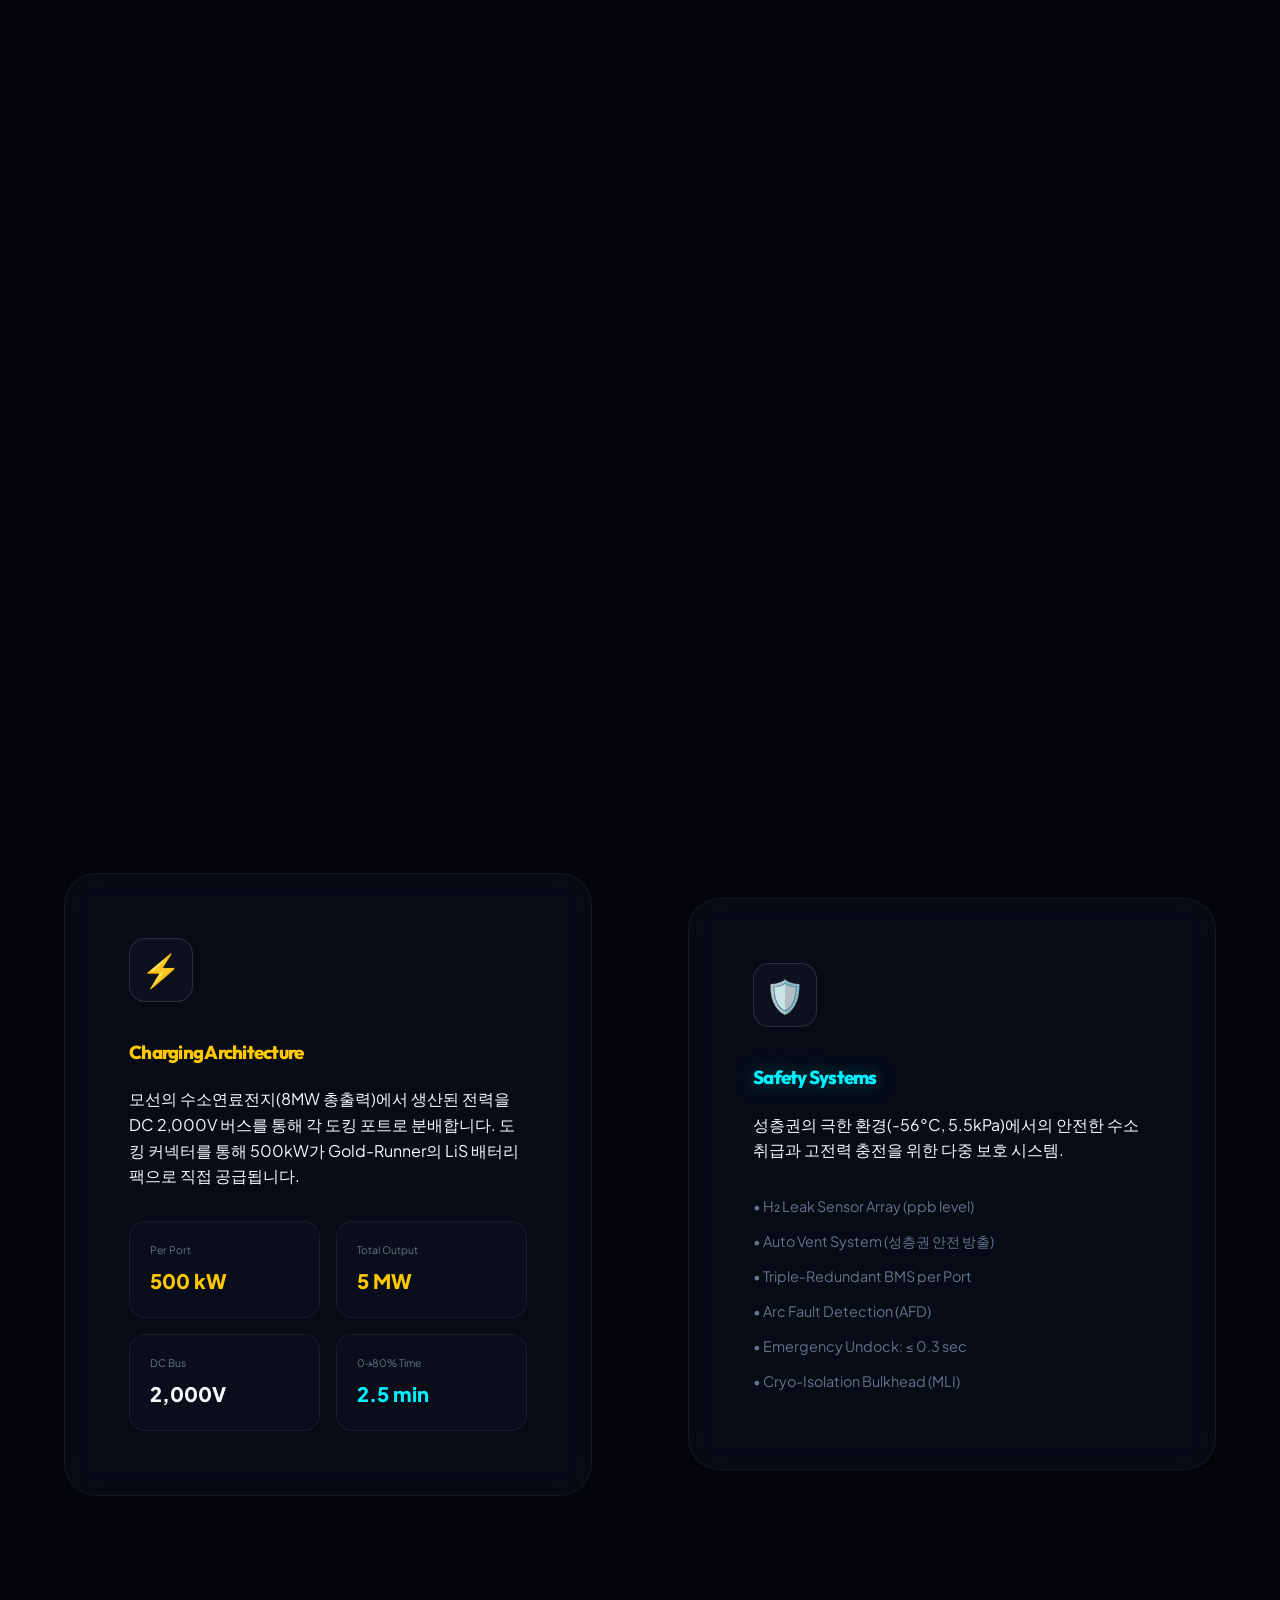
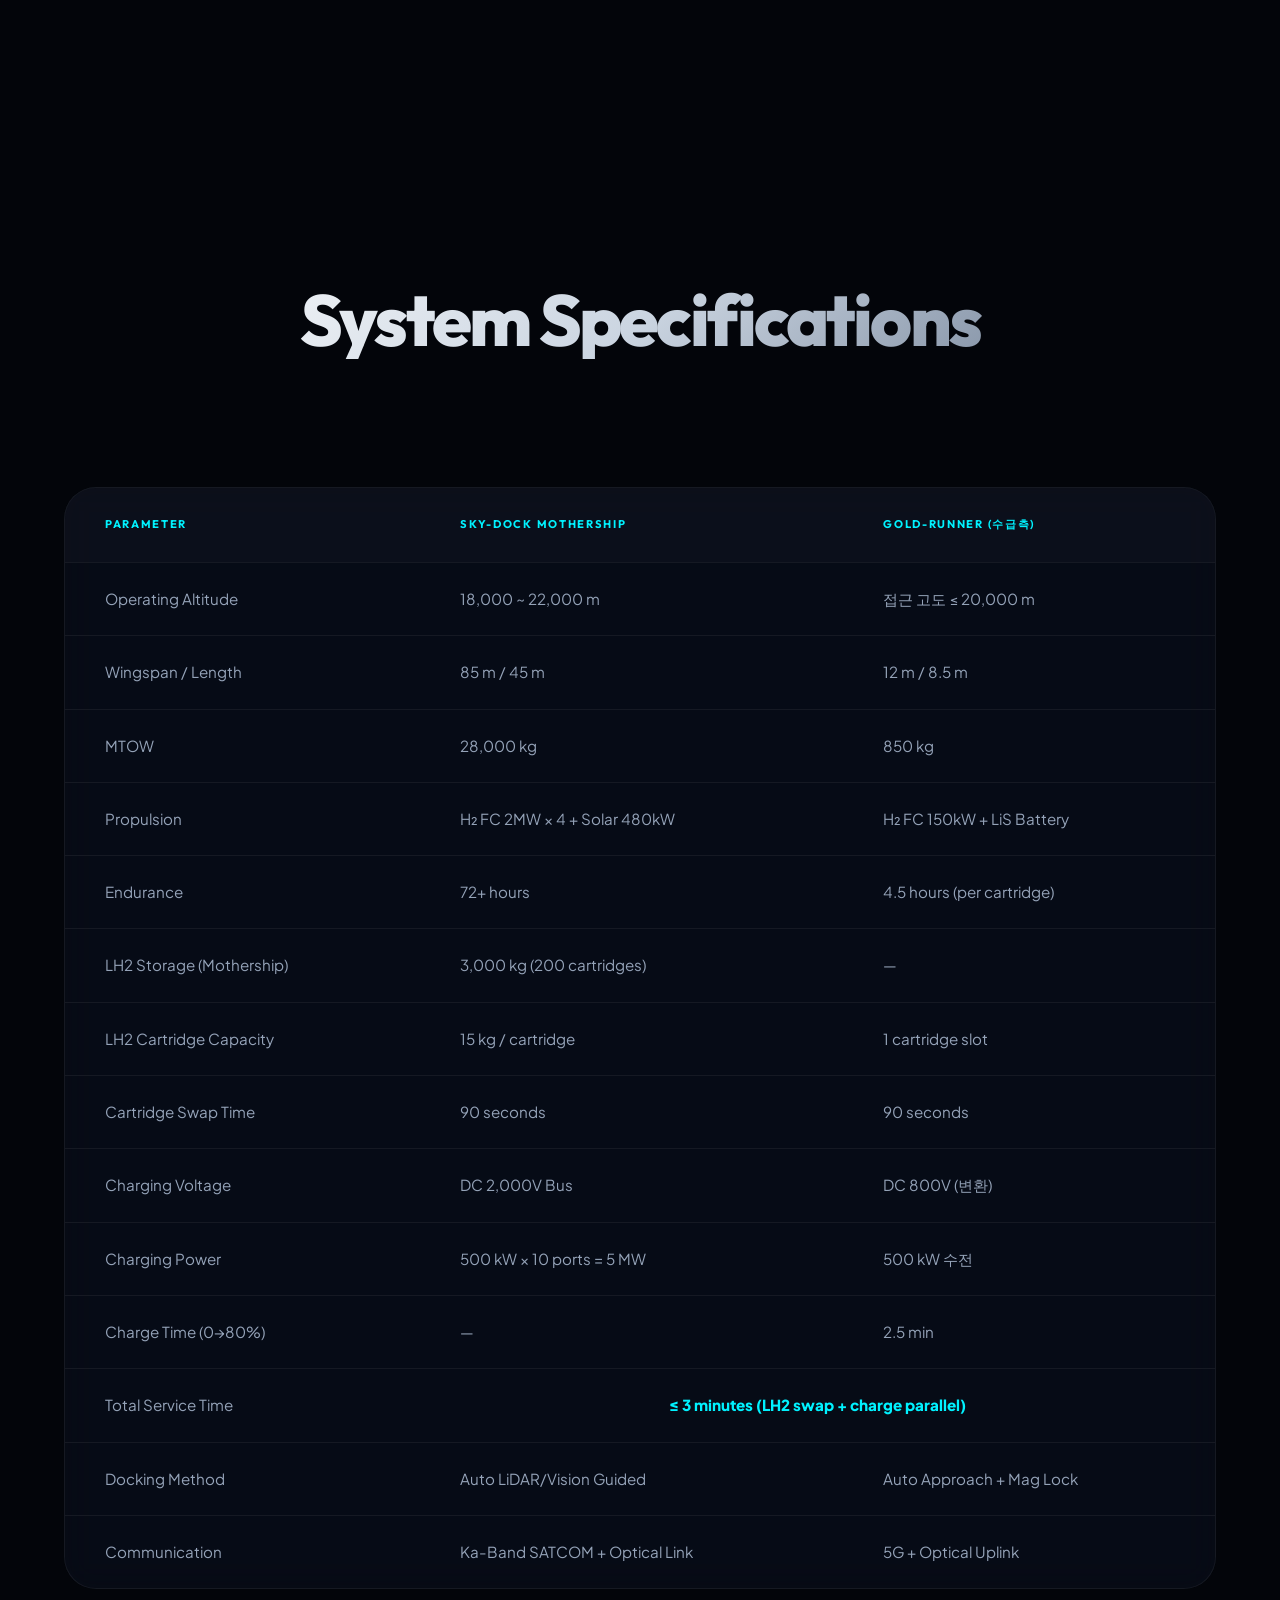
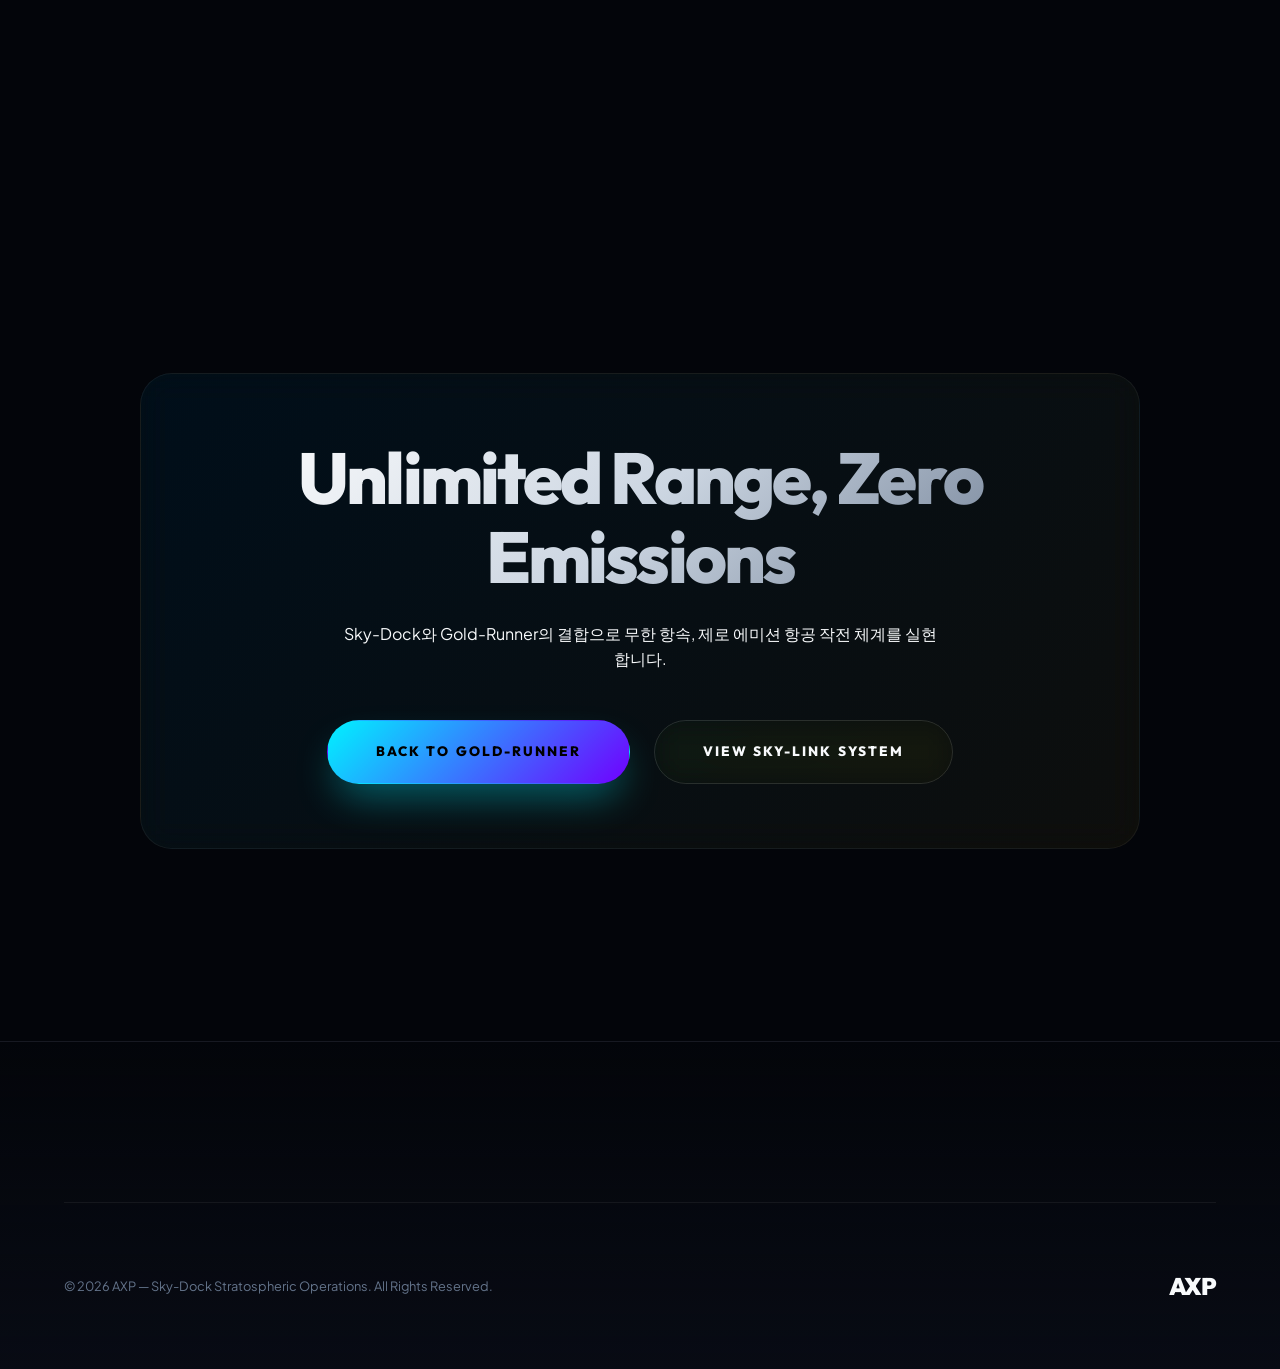
<file: drone-station.html>
<!DOCTYPE html>
<html lang="ko">
<head>
    <meta charset="UTF-8">
    <meta name="viewport" content="width=device-width, initial-scale=1.0">
    <title>AXP | Sky-Dock Stratospheric Drone Station</title>
    <meta name="description" content="성층권 드론스테이션 항공기 - 10대 Gold-Runner 동시 LH2 카트리지 교체 및 초고속충전">
    <link rel="stylesheet" href="website_style.css">
    <style>
        .dock-grid{display:grid;grid-template-columns:repeat(auto-fit,minmax(300px,1fr));gap:2rem;margin-top:4rem}
        .dock-card{background:var(--bg-card);border:1px solid var(--border);border-radius:24px;padding:2.5rem;backdrop-filter:var(--glass);transition:var(--transition)}
        .dock-card:hover{border-color:var(--primary-glow);transform:translateY(-8px)}
        .dock-num{font-family:var(--font-mono);font-size:3rem;font-weight:900;background:linear-gradient(135deg,var(--primary),var(--secondary));-webkit-background-clip:text;-webkit-text-fill-color:transparent;line-height:1}
        .lh2-badge{display:inline-block;padding:0.35rem 0.85rem;border-radius:100px;font-size:0.7rem;font-weight:800;letter-spacing:0.05em;text-transform:uppercase;background:rgba(0,200,255,0.1);color:#00c8ff;border:1px solid rgba(0,200,255,0.25)}
        .charge-badge{display:inline-block;padding:0.35rem 0.85rem;border-radius:100px;font-size:0.7rem;font-weight:800;letter-spacing:0.05em;text-transform:uppercase;background:rgba(255,200,0,0.1);color:#ffc800;border:1px solid rgba(255,200,0,0.25)}
        .flow-strip{display:grid;grid-template-columns:repeat(5,1fr);gap:1rem;margin:4rem 0;text-align:center}
        .flow-item{padding:1.5rem 1rem;background:var(--bg-card);border:1px solid var(--border);border-radius:20px;position:relative}
        .flow-item::after{content:'→';position:absolute;right:-0.7rem;top:50%;transform:translateY(-50%);color:var(--primary);font-size:1.2rem;opacity:0.5}
        .flow-item:last-child::after{display:none}
        .flow-icon{font-size:2rem;margin-bottom:0.5rem}
        .flow-label{font-size:0.6rem;color:var(--text-muted);text-transform:uppercase;letter-spacing:0.1em}
        .flow-val{font-family:var(--font-mono);font-weight:700;color:var(--primary);font-size:0.9rem;margin-top:0.25rem}
        .cross-section{display:grid;grid-template-columns:1fr 1fr;gap:3rem;margin:4rem 0}
        .cs-layer{background:var(--bg-card);border:1px solid var(--border);border-radius:20px;padding:2rem;backdrop-filter:var(--glass);transition:var(--transition)}
        .cs-layer:hover{border-color:var(--primary-glow);transform:translateY(-4px)}
        .cs-layer h4{margin-bottom:1rem;font-size:1.1rem}
        @media(max-width:1024px){.flow-strip{grid-template-columns:repeat(3,1fr)}.flow-item::after{display:none}.cross-section{grid-template-columns:1fr}}
        @media(max-width:768px){.flow-strip{grid-template-columns:repeat(2,1fr)}}
    </style>
</head>
<body>
    <div class="scroll-progress" id="scroll-progress"></div>
    <div class="bg-grain"></div>
    <div class="bg-grid"></div>
    <div class="bg-blobs"><div class="blob blob-1"></div><div class="blob blob-2"></div><div class="blob blob-3"></div></div>

    <!-- Nav -->
    <nav class="navbar">
        <a href="index.html" class="logo">
            <svg width="32" height="32" viewBox="0 0 32 32" fill="none"><path d="M16 2L2 30L16 24L30 30L16 2Z" fill="url(#lg)"/><defs><linearGradient id="lg" x1="2" y1="16" x2="30" y2="16"><stop stop-color="#00f2ff"/><stop offset="1" stop-color="#7000ff"/></linearGradient></defs></svg>
            <span>AXP</span>
        </a>
        <div class="nav-links">
            <a href="index.html">Home</a>
            <a href="#architecture">Architecture</a>
            <a href="#lh2">LH2 System</a>
            <a href="#charging">Charging</a>
            <a href="#specs">Specs</a>
        </div>
        <div class="nav-actions">
            <a href="index.html#resources" class="btn btn-outline btn-sm hide-mobile">Back to Main</a>
            <button class="mobile-menu-toggle" id="menu-toggle" aria-label="Toggle Menu"><span></span><span></span><span></span></button>
        </div>
    </nav>
    <div class="mobile-menu" id="mobile-menu">
        <div class="mobile-menu-links">
            <a href="index.html">Home</a><a href="#architecture">Architecture</a><a href="#lh2">LH2 System</a><a href="#charging">Charging</a><a href="#specs">Specs</a>
        </div>
    </div>

    <!-- Hero -->
    <header class="hero" style="height:80vh;">
        <div class="hero-content reveal">
            <div class="hero-badge">Stratospheric Drone Station Platform</div>
            <h1 class="text-gradient">SKY-DOCK</h1>
            <p>성층권(20km)에서 10대의 Gold-Runner에 <strong>액체수소(LH2) 카트리지 교체</strong>와<br><strong>초고속 배터리 충전</strong>을 동시 수행하는 차세대 무인 모선 항공기</p>
            <div style="display:flex;gap:1.5rem;justify-content:center;flex-wrap:wrap;margin-top:2rem">
                <a href="#architecture" class="btn btn-primary">System Architecture</a>
                <a href="#specs" class="btn btn-outline">Full Specifications</a>
            </div>
        </div>
        <div class="dashboard-grid" style="margin-top:5rem">
            <div class="stat-card"><div class="stat-label">Operating Altitude</div><div class="stat-value">20 km</div></div>
            <div class="stat-card"><div class="stat-label">Simultaneous Docking</div><div class="stat-value">10 Units</div></div>
            <div class="stat-card"><div class="stat-label">LH2 Cartridge Swap</div><div class="stat-value">90 sec</div></div>
            <div class="stat-card"><div class="stat-label">Fast Charge Rate</div><div class="stat-value">500 kW</div></div>
        </div>
    </header>

    <!-- Architecture -->
    <section id="architecture" class="section">
        <div class="section-header reveal">
            <div class="hero-badge" style="color:var(--secondary);border-color:var(--secondary-glow)">Platform Architecture</div>
            <h2 class="section-title text-gradient">Sky-Dock Mothership</h2>
            <p class="section-subtitle">성층권 장기 체공을 위한 수소연료전지 기반 대형 무인항공기. 하부 도킹 베이에서 10대의 Gold-Runner를 동시에 서비스합니다.</p>
        </div>

        <div class="grid-2">
            <div class="reveal">
                <div class="card-premium">
                    <div class="card-icon">🛸</div>
                    <h3 class="text-cyan" style="margin-bottom:1.5rem">Mothership Airframe</h3>
                    <p class="text-dim">날개 길이 85m, 전장 45m의 CNF/PEKK 복합소재 기체. 태양전지 패널(상부 날개)과 수소연료전지를 결합한 하이브리드 추진으로 성층권에서 72시간 이상 무착륙 체공합니다.</p>
                    <ul style="margin-top:2rem;color:var(--text-muted);font-size:0.9rem;list-style:none">
                        <li style="margin-bottom:0.75rem">• Wingspan: 85m (CNF/PEKK Composite)</li>
                        <li style="margin-bottom:0.75rem">• Propulsion: H₂ Fuel Cell 2MW × 4</li>
                        <li style="margin-bottom:0.75rem">• Solar Array: 1,200m² GaAs Triple-Junction</li>
                        <li style="margin-bottom:0.75rem">• Endurance: 72+ hrs continuous</li>
                    </ul>
                </div>
            </div>
            <div class="reveal">
                <div class="card-premium">
                    <div class="card-icon">🔧</div>
                    <h3 class="text-purple" style="margin-bottom:1.5rem">Docking Bay System</h3>
                    <p class="text-dim">하부 동체에 배치된 10기의 자동화 도킹 포트. Gold-Runner가 접근하면 LiDAR/비전 기반 정밀 유도 시스템이 자동 도킹을 완료합니다. 도킹과 동시에 LH2 카트리지 교체와 충전이 병렬로 시작됩니다.</p>
                    <ul style="margin-top:2rem;color:var(--text-muted);font-size:0.9rem;list-style:none">
                        <li style="margin-bottom:0.75rem">• 10× Automated Docking Ports</li>
                        <li style="margin-bottom:0.75rem">• LiDAR + Vision Guided Approach</li>
                        <li style="margin-bottom:0.75rem">• Magnetic Lock + Mechanical Latch</li>
                        <li style="margin-bottom:0.75rem">• Full Service Time: ≤ 3 min</li>
                    </ul>
                </div>
            </div>
        </div>
    </section>

    <!-- LH2 Cartridge System -->
    <section id="lh2" class="section">
        <div class="section-header reveal">
            <div class="hero-badge" style="color:#00c8ff;border-color:rgba(0,200,255,0.3)">LH2 Cartridge Swap</div>
            <h2 class="section-title text-gradient">Liquid Hydrogen Exchange</h2>
            <p class="section-subtitle">기존 급유 방식이 아닌, 사전 충전된 LH2 카트리지를 90초 내에 자동 교환하는 혁신적 시스템</p>
        </div>

        <div class="flow-strip reveal">
            <div class="flow-item"><div class="flow-icon">🛬</div><div class="flow-label">Auto Dock</div><div class="flow-val">15 sec</div></div>
            <div class="flow-item"><div class="flow-icon">🔓</div><div class="flow-label">Eject Empty</div><div class="flow-val">20 sec</div></div>
            <div class="flow-item"><div class="flow-icon">🔄</div><div class="flow-label">Insert Full</div><div class="flow-val">25 sec</div></div>
            <div class="flow-item"><div class="flow-icon">✅</div><div class="flow-label">Seal & Verify</div><div class="flow-val">20 sec</div></div>
            <div class="flow-item"><div class="flow-icon">🚀</div><div class="flow-label">Release</div><div class="flow-val">10 sec</div></div>
        </div>

        <div class="grid-2">
            <div class="reveal">
                <div class="card-premium">
                    <h3 style="margin-bottom:1.5rem"><span class="lh2-badge" style="margin-right:0.75rem">LH2</span> 카트리지 규격</h3>
                    <p class="text-dim">각 카트리지는 이중벽 진공 단열 구조로 -253°C의 액체수소 15kg을 저장합니다. 자동 퀵-릴리즈 메커니즘으로 로봇 암을 통한 무인 교체가 가능하며, 빈 카트리지는 모선 내부에서 재충전됩니다.</p>
                    <div style="margin-top:2rem;display:grid;grid-template-columns:1fr 1fr;gap:1rem">
                        <div style="padding:1.25rem;border:1px solid var(--border);border-radius:16px;background:rgba(255,255,255,0.02)">
                            <div style="font-size:0.65rem;color:var(--text-muted);margin-bottom:0.4rem">LH2 Capacity</div>
                            <div style="font-size:1.25rem;font-weight:800;color:#00c8ff">15 kg</div>
                        </div>
                        <div style="padding:1.25rem;border:1px solid var(--border);border-radius:16px;background:rgba(255,255,255,0.02)">
                            <div style="font-size:0.65rem;color:var(--text-muted);margin-bottom:0.4rem">Energy Content</div>
                            <div style="font-size:1.25rem;font-weight:800;color:#00c8ff">500 kWh</div>
                        </div>
                        <div style="padding:1.25rem;border:1px solid var(--border);border-radius:16px;background:rgba(255,255,255,0.02)">
                            <div style="font-size:0.65rem;color:var(--text-muted);margin-bottom:0.4rem">Storage Temp</div>
                            <div style="font-size:1.25rem;font-weight:800">-253°C</div>
                        </div>
                        <div style="padding:1.25rem;border:1px solid var(--border);border-radius:16px;background:rgba(255,255,255,0.02)">
                            <div style="font-size:0.65rem;color:var(--text-muted);margin-bottom:0.4rem">Swap Time</div>
                            <div style="font-size:1.25rem;font-weight:800;color:var(--primary)">90 sec</div>
                        </div>
                    </div>
                </div>
            </div>
            <div class="reveal">
                <div class="card-premium">
                    <h3 style="margin-bottom:1.5rem">🤖 Robotic Swap Mechanism</h3>
                    <p class="text-dim">6축 로봇 암이 도킹된 Gold-Runner의 연료 베이에서 소진된 카트리지를 자동 추출하고, 사전 냉각된 만충 카트리지를 정밀 삽입합니다.</p>
                    <ul style="margin-top:2rem;color:var(--text-muted);font-size:0.9rem;list-style:none">
                        <li style="margin-bottom:0.75rem">• 6-Axis Cryo-Rated Robotic Arm</li>
                        <li style="margin-bottom:0.75rem">• Quick-Release Bayonet Lock</li>
                        <li style="margin-bottom:0.75rem">• Auto Purge (He gas) Before Swap</li>
                        <li style="margin-bottom:0.75rem">• Leak Detection: ≤ 1×10⁻⁶ mbar·L/s</li>
                        <li style="margin-bottom:0.75rem">• Thermal Pre-conditioning (-250°C)</li>
                        <li style="margin-bottom:0.75rem">• Onboard Electrolyzer for LH2 Refill</li>
                    </ul>
                </div>
            </div>
        </div>
    </section>

    <!-- Fast Charging -->
    <section id="charging" class="section">
        <div class="section-header reveal">
            <div class="hero-badge" style="color:#ffc800;border-color:rgba(255,200,0,0.3)">Ultra-Fast Charging</div>
            <h2 class="section-title text-gradient">500kW Stratospheric Charging</h2>
            <p class="section-subtitle">LH2 카트리지 교체와 동시에 진행되는 초고속 배터리 충전 — 도킹 3분 안에 모든 서비스 완료</p>
        </div>

        <div class="grid-2">
            <div class="reveal">
                <div class="card-premium">
                    <div class="card-icon">⚡</div>
                    <h3 style="color:#ffc800;margin-bottom:1.5rem">Charging Architecture</h3>
                    <p class="text-dim">모선의 수소연료전지(8MW 총출력)에서 생산된 전력을 DC 2,000V 버스를 통해 각 도킹 포트로 분배합니다. 도킹 커넥터를 통해 500kW가 Gold-Runner의 LiS 배터리팩으로 직접 공급됩니다.</p>
                    <div style="margin-top:2rem;display:grid;grid-template-columns:1fr 1fr;gap:1rem">
                        <div style="padding:1.25rem;border:1px solid var(--border);border-radius:16px;background:rgba(255,255,255,0.02)">
                            <div style="font-size:0.65rem;color:var(--text-muted);margin-bottom:0.4rem">Per Port</div>
                            <div style="font-size:1.25rem;font-weight:800;color:#ffc800">500 kW</div>
                        </div>
                        <div style="padding:1.25rem;border:1px solid var(--border);border-radius:16px;background:rgba(255,255,255,0.02)">
                            <div style="font-size:0.65rem;color:var(--text-muted);margin-bottom:0.4rem">Total Output</div>
                            <div style="font-size:1.25rem;font-weight:800;color:#ffc800">5 MW</div>
                        </div>
                        <div style="padding:1.25rem;border:1px solid var(--border);border-radius:16px;background:rgba(255,255,255,0.02)">
                            <div style="font-size:0.65rem;color:var(--text-muted);margin-bottom:0.4rem">DC Bus</div>
                            <div style="font-size:1.25rem;font-weight:800">2,000V</div>
                        </div>
                        <div style="padding:1.25rem;border:1px solid var(--border);border-radius:16px;background:rgba(255,255,255,0.02)">
                            <div style="font-size:0.65rem;color:var(--text-muted);margin-bottom:0.4rem">0→80% Time</div>
                            <div style="font-size:1.25rem;font-weight:800;color:var(--primary)">2.5 min</div>
                        </div>
                    </div>
                </div>
            </div>
            <div class="reveal">
                <div class="card-premium">
                    <div class="card-icon">🛡️</div>
                    <h3 class="text-cyan" style="margin-bottom:1.5rem">Safety Systems</h3>
                    <p class="text-dim">성층권의 극한 환경(-56°C, 5.5kPa)에서의 안전한 수소 취급과 고전력 충전을 위한 다중 보호 시스템.</p>
                    <ul style="margin-top:2rem;color:var(--text-muted);font-size:0.9rem;list-style:none">
                        <li style="margin-bottom:0.75rem">• H₂ Leak Sensor Array (ppb level)</li>
                        <li style="margin-bottom:0.75rem">• Auto Vent System (성층권 안전 방출)</li>
                        <li style="margin-bottom:0.75rem">• Triple-Redundant BMS per Port</li>
                        <li style="margin-bottom:0.75rem">• Arc Fault Detection (AFD)</li>
                        <li style="margin-bottom:0.75rem">• Emergency Undock: ≤ 0.3 sec</li>
                        <li style="margin-bottom:0.75rem">• Cryo-Isolation Bulkhead (MLI)</li>
                    </ul>
                </div>
            </div>
        </div>
    </section>

    <!-- Specs Table -->
    <section id="specs" class="section">
        <div class="section-header reveal"><h2 class="section-title text-gradient">System Specifications</h2></div>
        <div class="spec-container reveal">
            <table class="spec-table">
                <thead><tr><th>Parameter</th><th>Sky-Dock Mothership</th><th>Gold-Runner (수급측)</th></tr></thead>
                <tbody>
                    <tr><td>Operating Altitude</td><td>18,000 ~ 22,000 m</td><td>접근 고도 ≤ 20,000 m</td></tr>
                    <tr><td>Wingspan / Length</td><td>85 m / 45 m</td><td>12 m / 8.5 m</td></tr>
                    <tr><td>MTOW</td><td>28,000 kg</td><td>850 kg</td></tr>
                    <tr><td>Propulsion</td><td>H₂ FC 2MW × 4 + Solar 480kW</td><td>H₂ FC 150kW + LiS Battery</td></tr>
                    <tr><td>Endurance</td><td>72+ hours</td><td>4.5 hours (per cartridge)</td></tr>
                    <tr><td>LH2 Storage (Mothership)</td><td>3,000 kg (200 cartridges)</td><td>—</td></tr>
                    <tr><td>LH2 Cartridge Capacity</td><td>15 kg / cartridge</td><td>1 cartridge slot</td></tr>
                    <tr><td>Cartridge Swap Time</td><td>90 seconds</td><td>90 seconds</td></tr>
                    <tr><td>Charging Voltage</td><td>DC 2,000V Bus</td><td>DC 800V (변환)</td></tr>
                    <tr><td>Charging Power</td><td>500 kW × 10 ports = 5 MW</td><td>500 kW 수전</td></tr>
                    <tr><td>Charge Time (0→80%)</td><td>—</td><td>2.5 min</td></tr>
                    <tr><td>Total Service Time</td><td colspan="2" style="text-align:center;color:var(--primary);font-weight:800">≤ 3 minutes (LH2 swap + charge parallel)</td></tr>
                    <tr><td>Docking Method</td><td>Auto LiDAR/Vision Guided</td><td>Auto Approach + Mag Lock</td></tr>
                    <tr><td>Communication</td><td>Ka-Band SATCOM + Optical Link</td><td>5G + Optical Uplink</td></tr>
                </tbody>
            </table>
        </div>
    </section>

    <!-- CTA -->
    <section class="section">
        <div class="card-premium reveal" style="max-width:1000px;margin:0 auto;text-align:center;background:linear-gradient(135deg,rgba(0,200,255,0.05),rgba(255,200,0,0.05))">
            <h2 class="section-title text-gradient">Unlimited Range, Zero Emissions</h2>
            <p class="text-dim" style="margin-bottom:3rem;max-width:600px;margin-left:auto;margin-right:auto">Sky-Dock와 Gold-Runner의 결합으로 무한 항속, 제로 에미션 항공 작전 체계를 실현합니다.</p>
            <div style="display:flex;gap:1.5rem;justify-content:center;flex-wrap:wrap">
                <a href="index.html" class="btn btn-primary">Back to Gold-Runner</a>
                <a href="aerial-charging.html" class="btn btn-outline">View Sky-Link System</a>
            </div>
        </div>
    </section>

    <footer>
        <div class="footer-bottom">
            <p>&copy; 2026 AXP — Sky-Dock Stratospheric Operations. All Rights Reserved.</p>
            <a href="index.html" class="logo"><span>AXP</span></a>
        </div>
    </footer>

    <script src="website_script.js"></script>
</body>
</html>
</file>
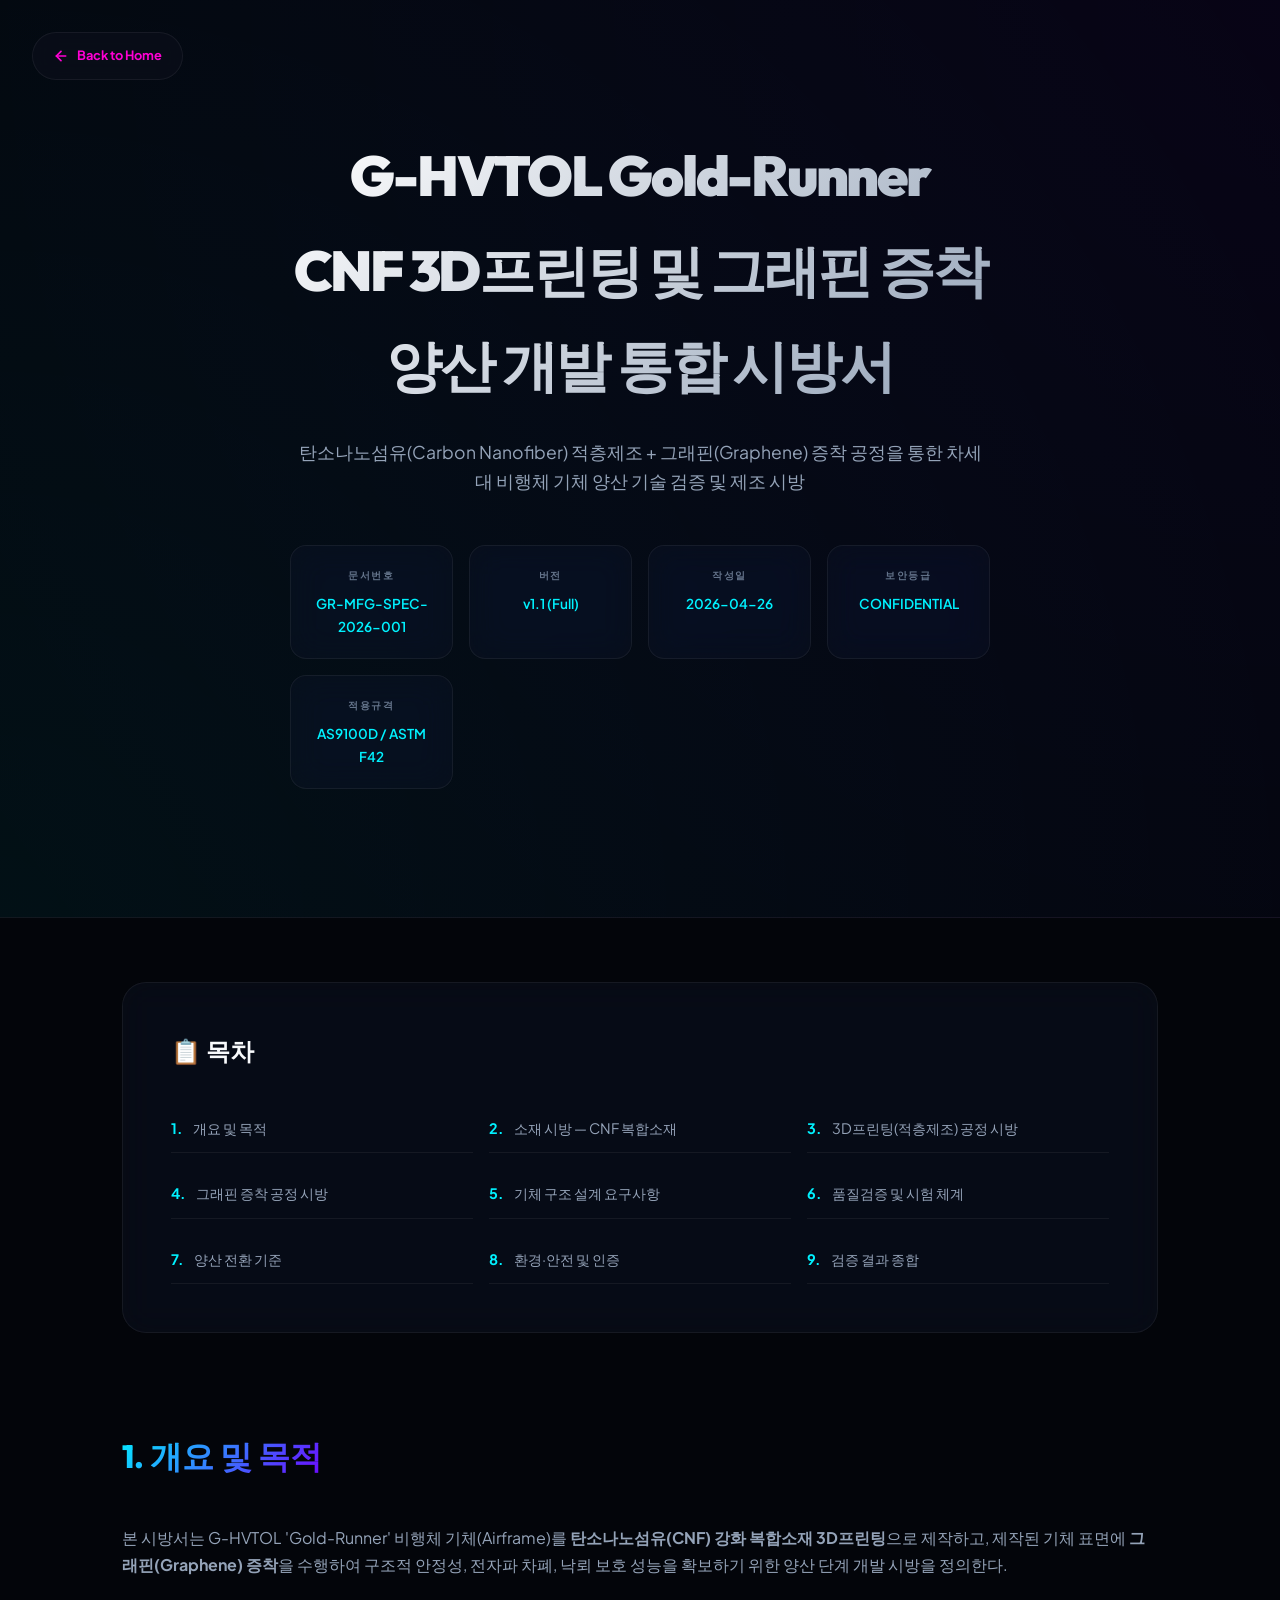
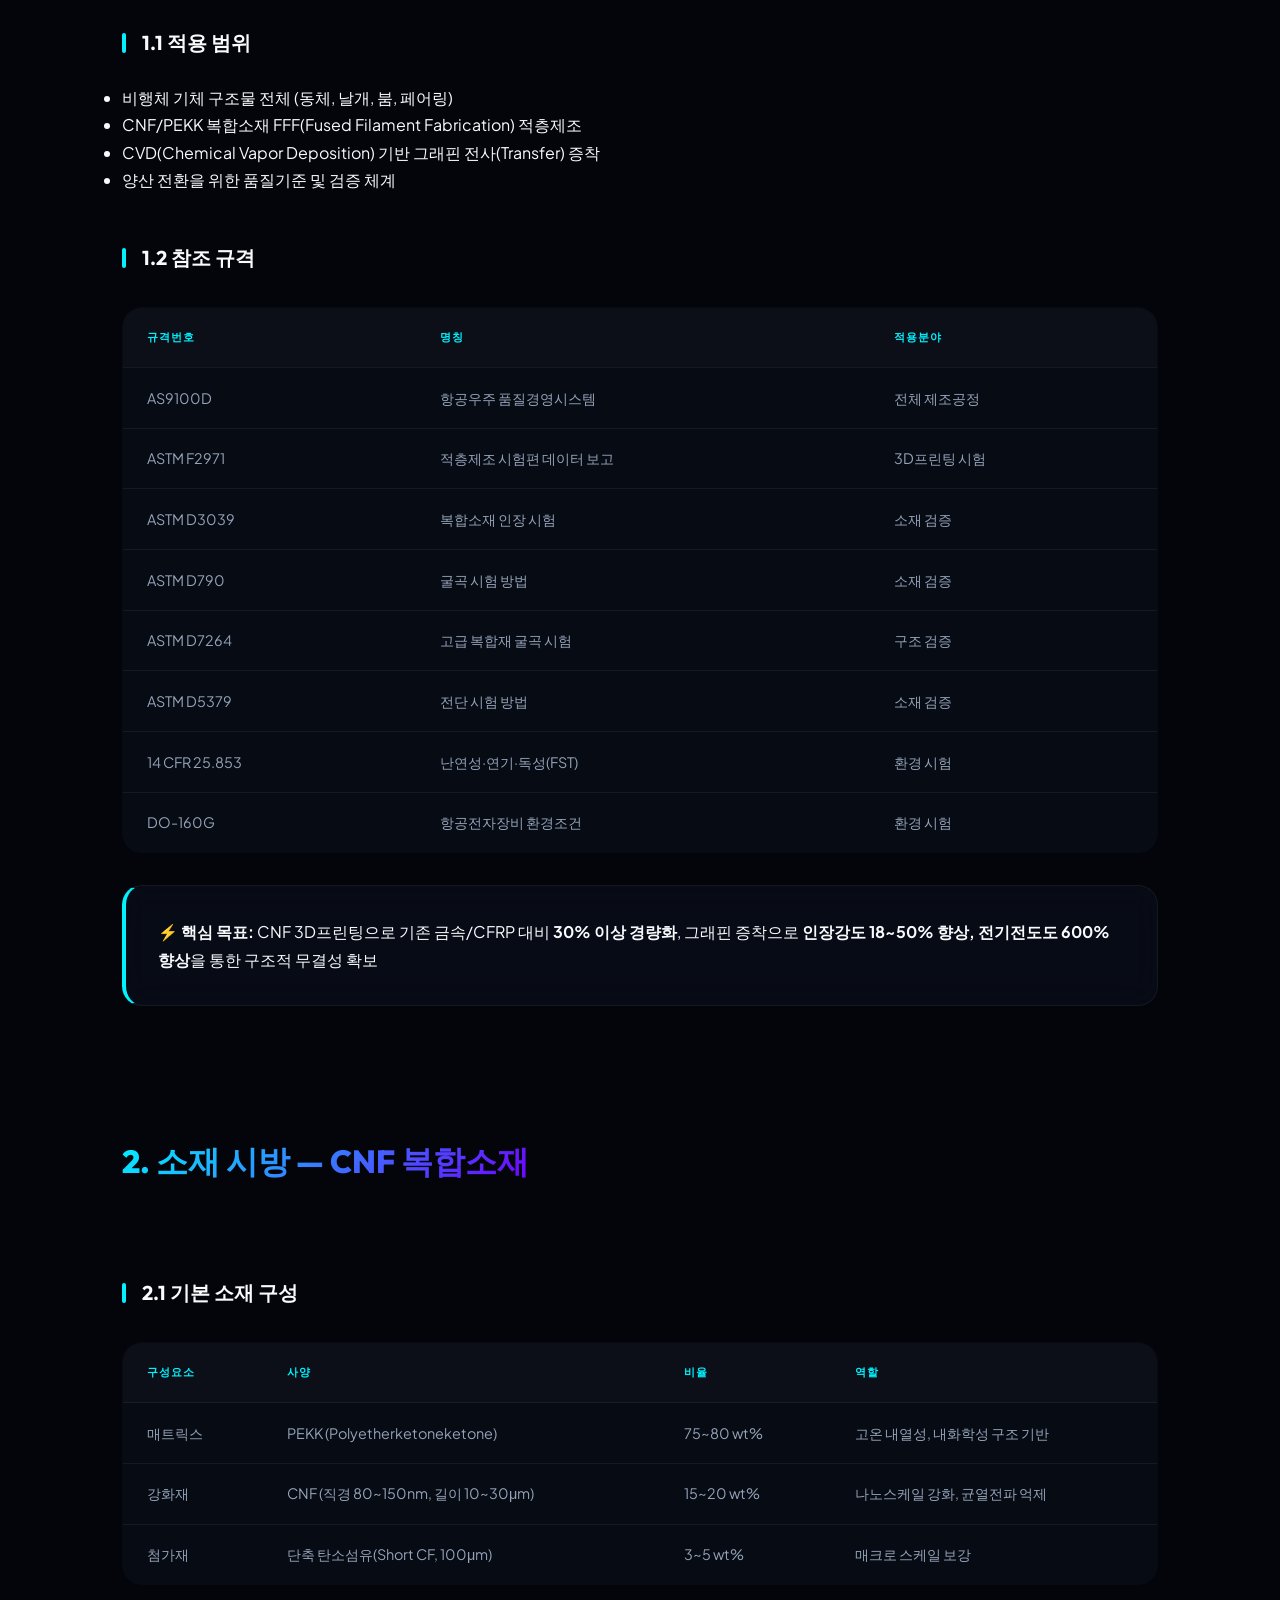
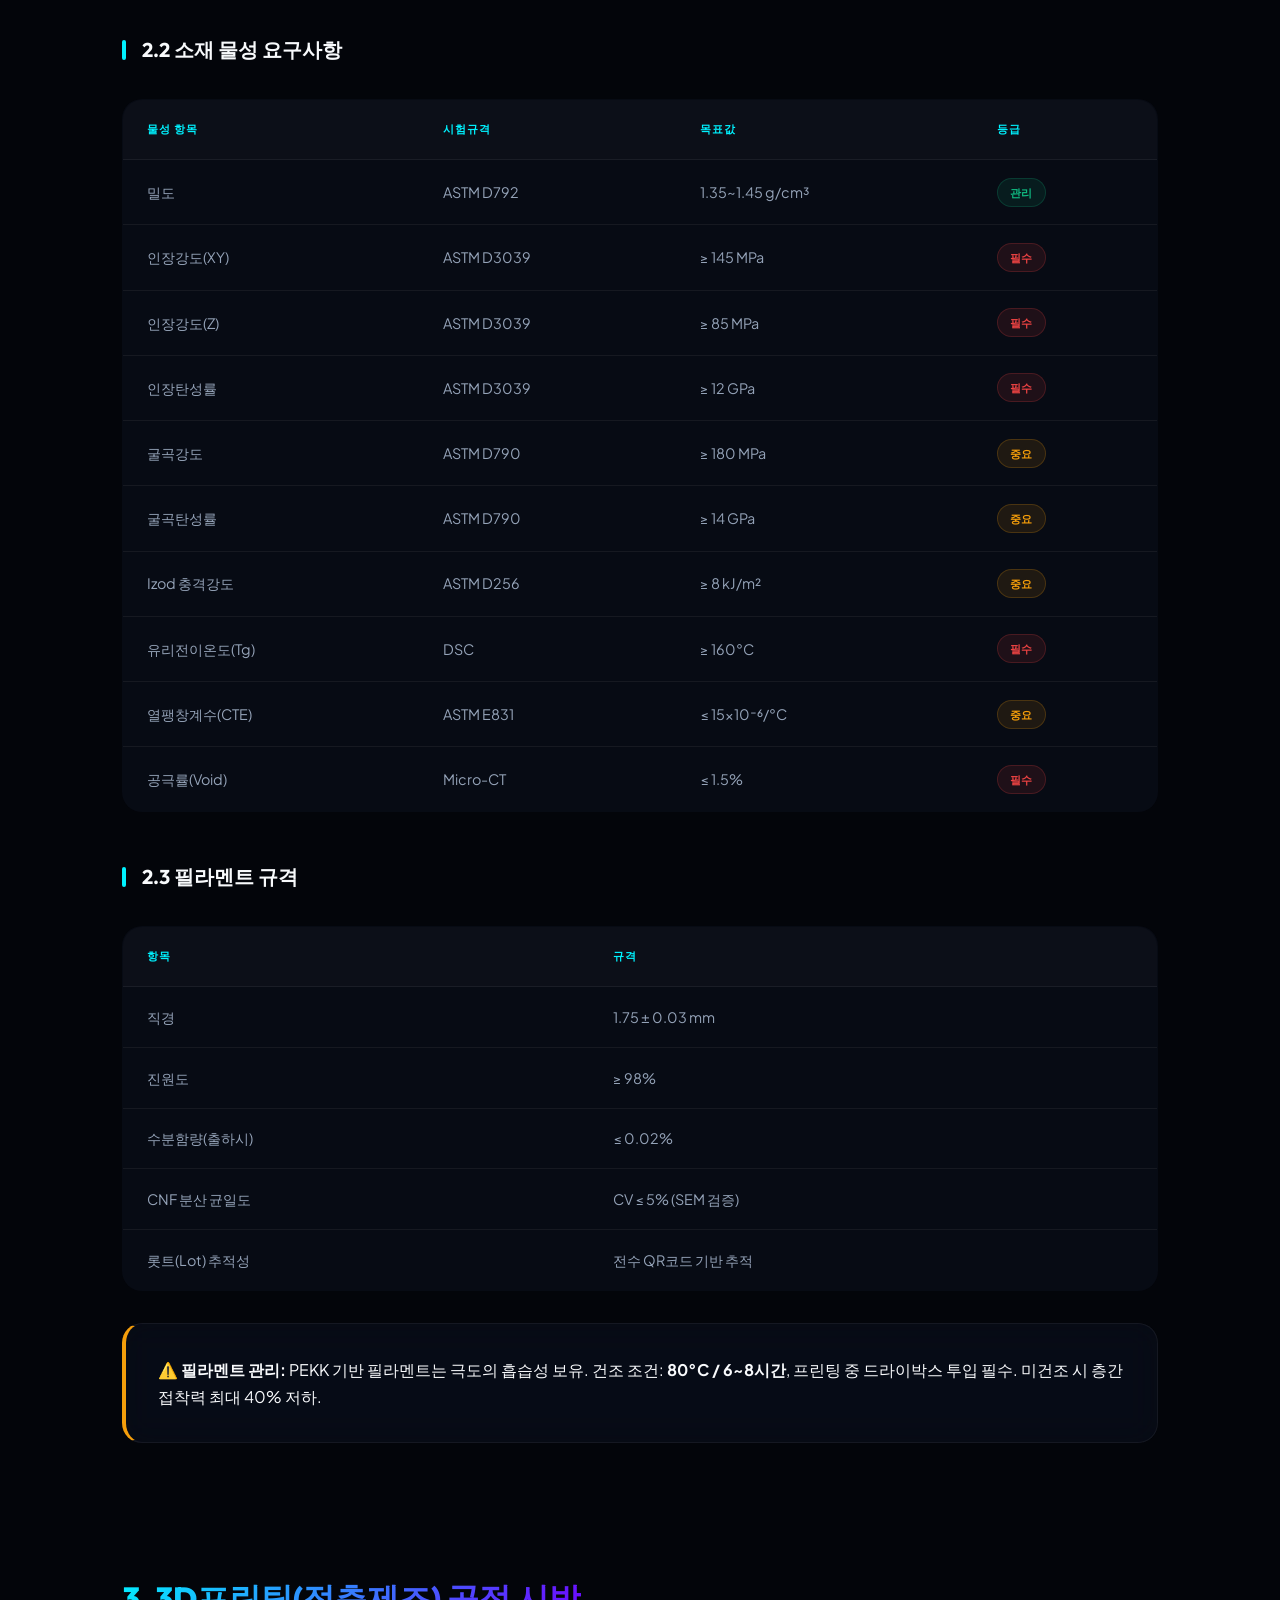
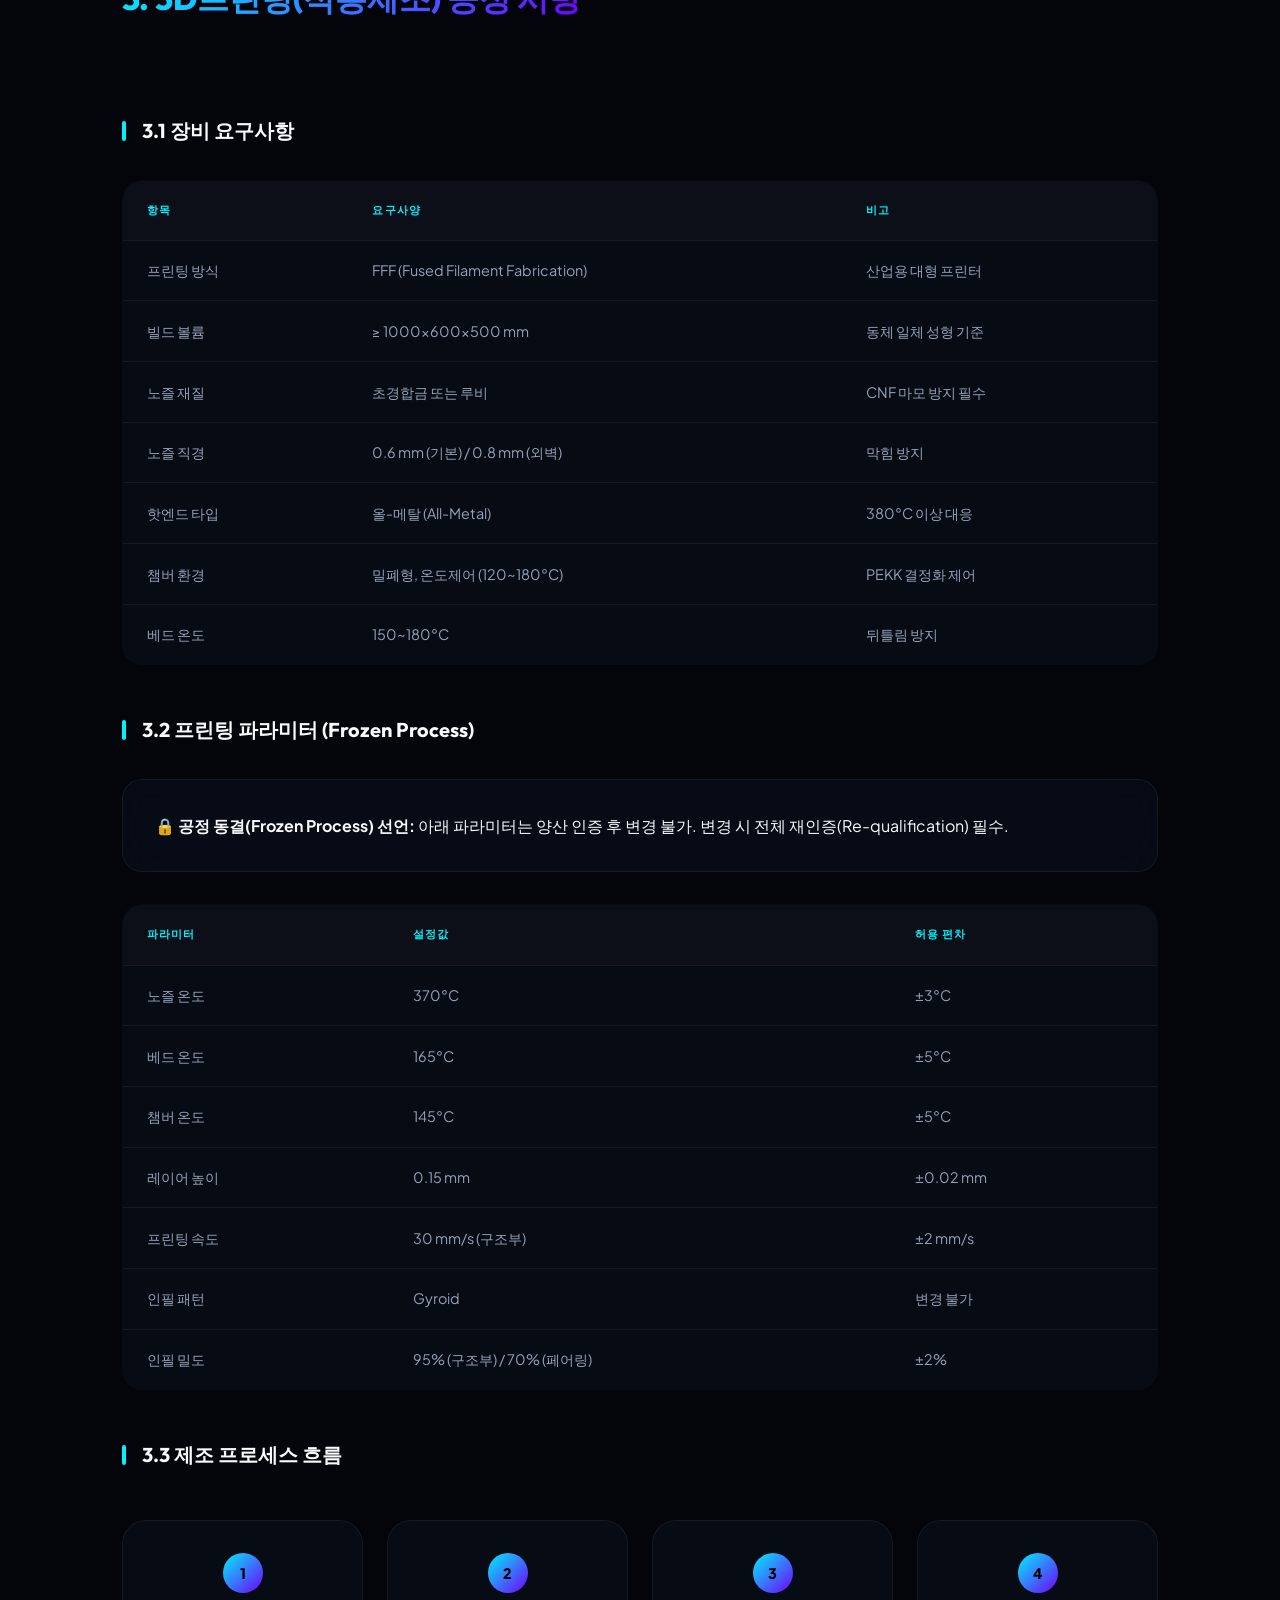
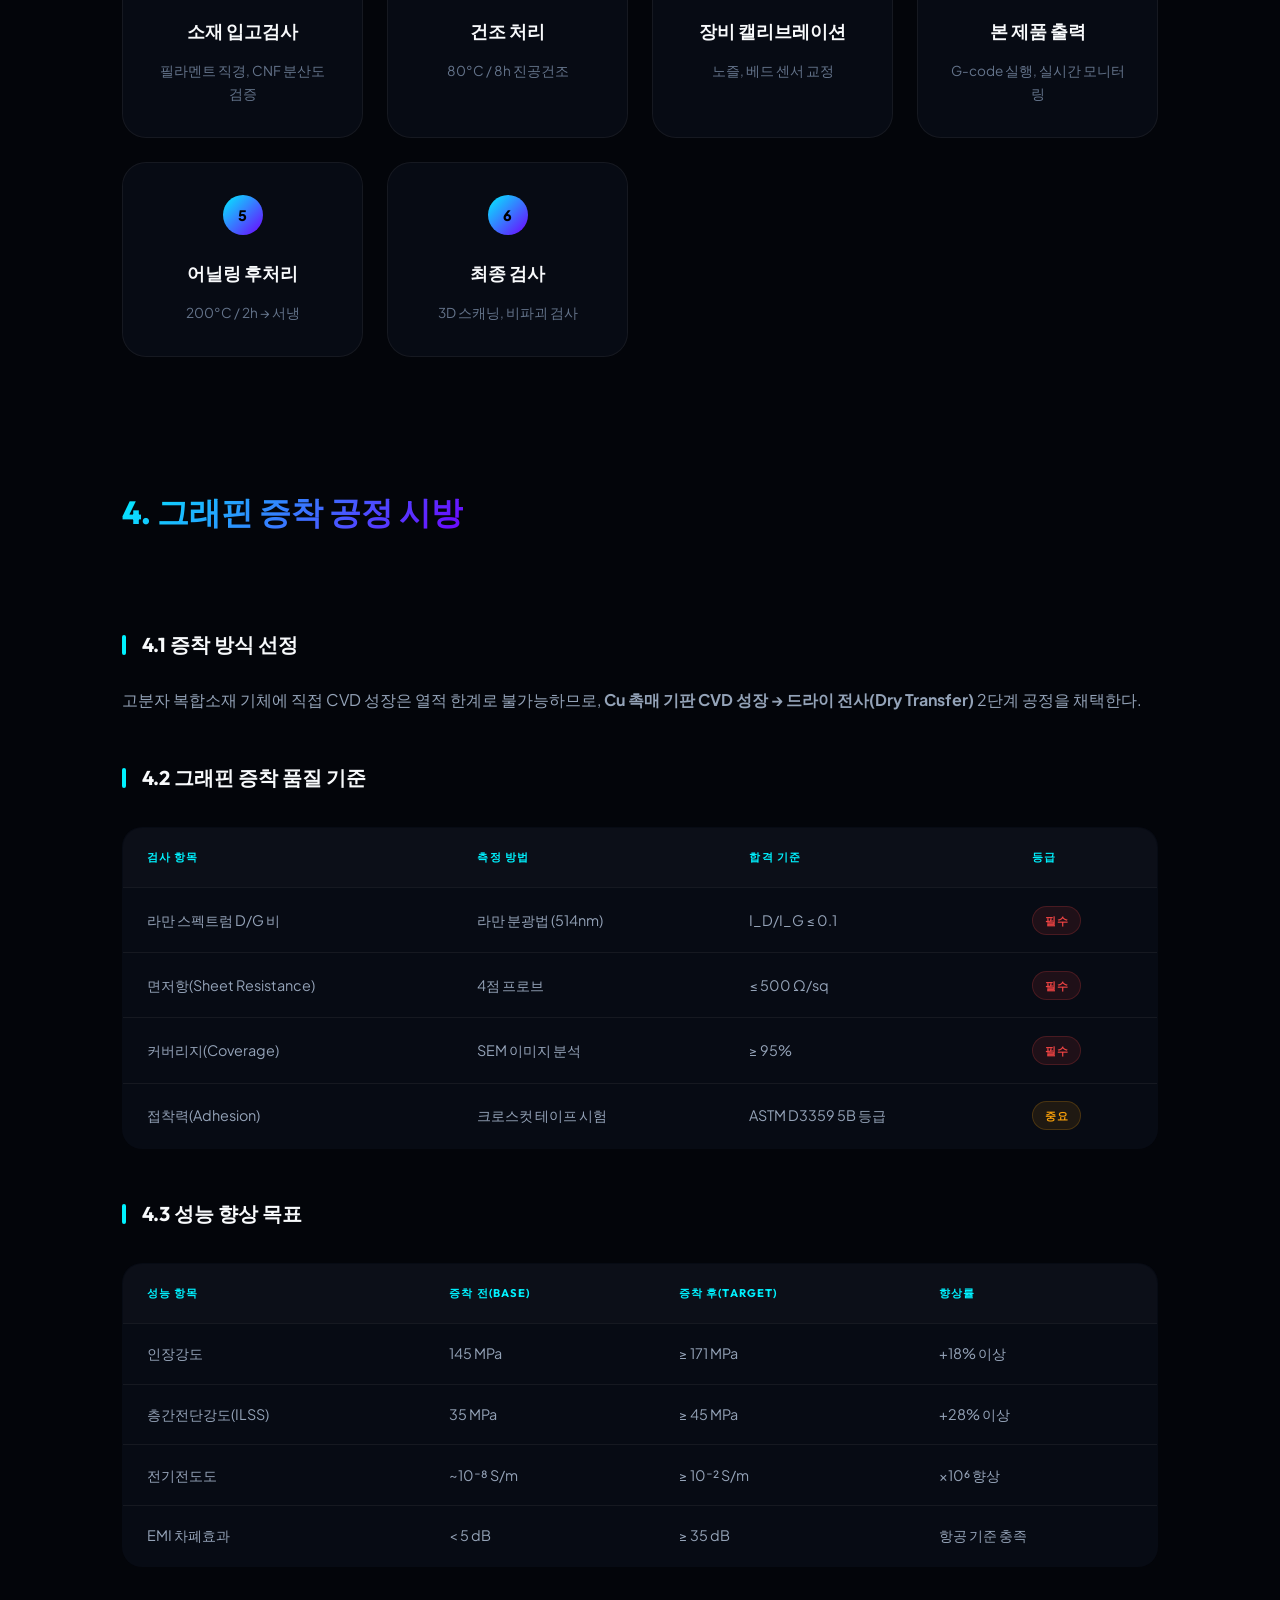
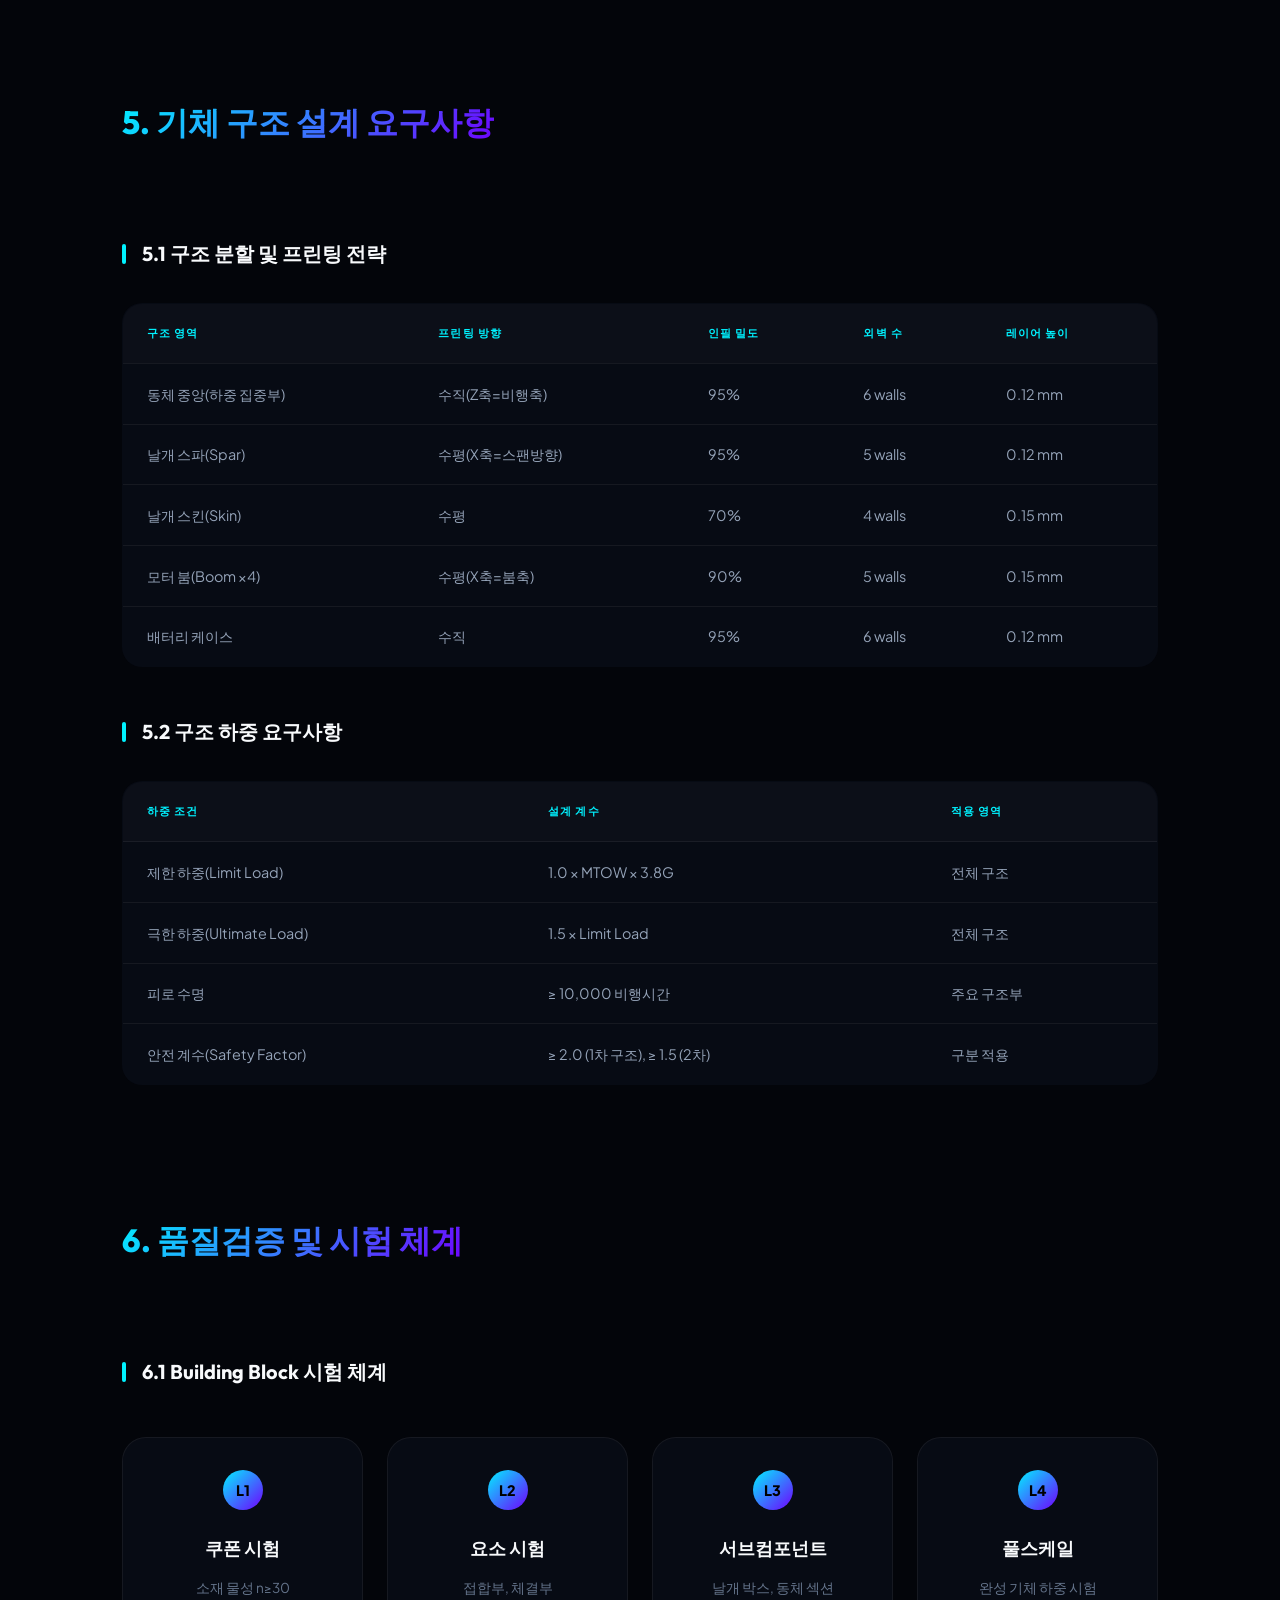
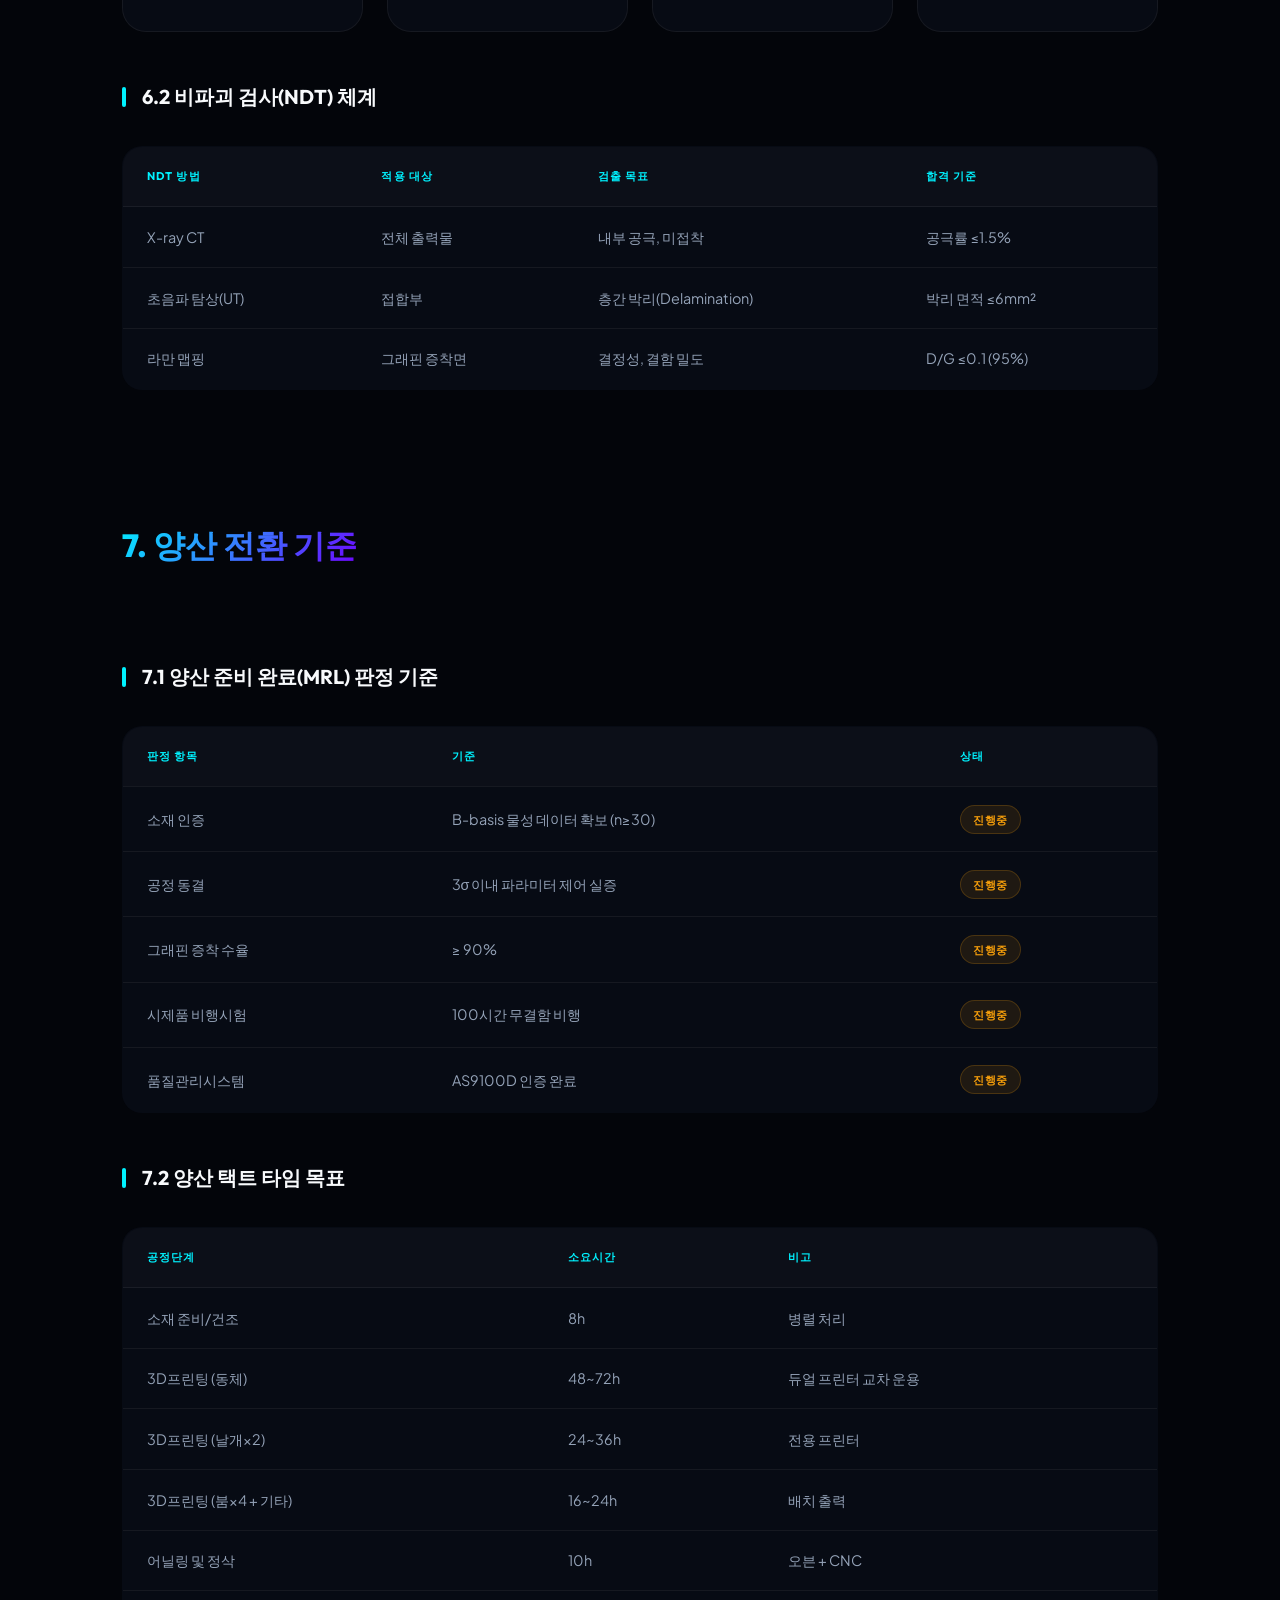
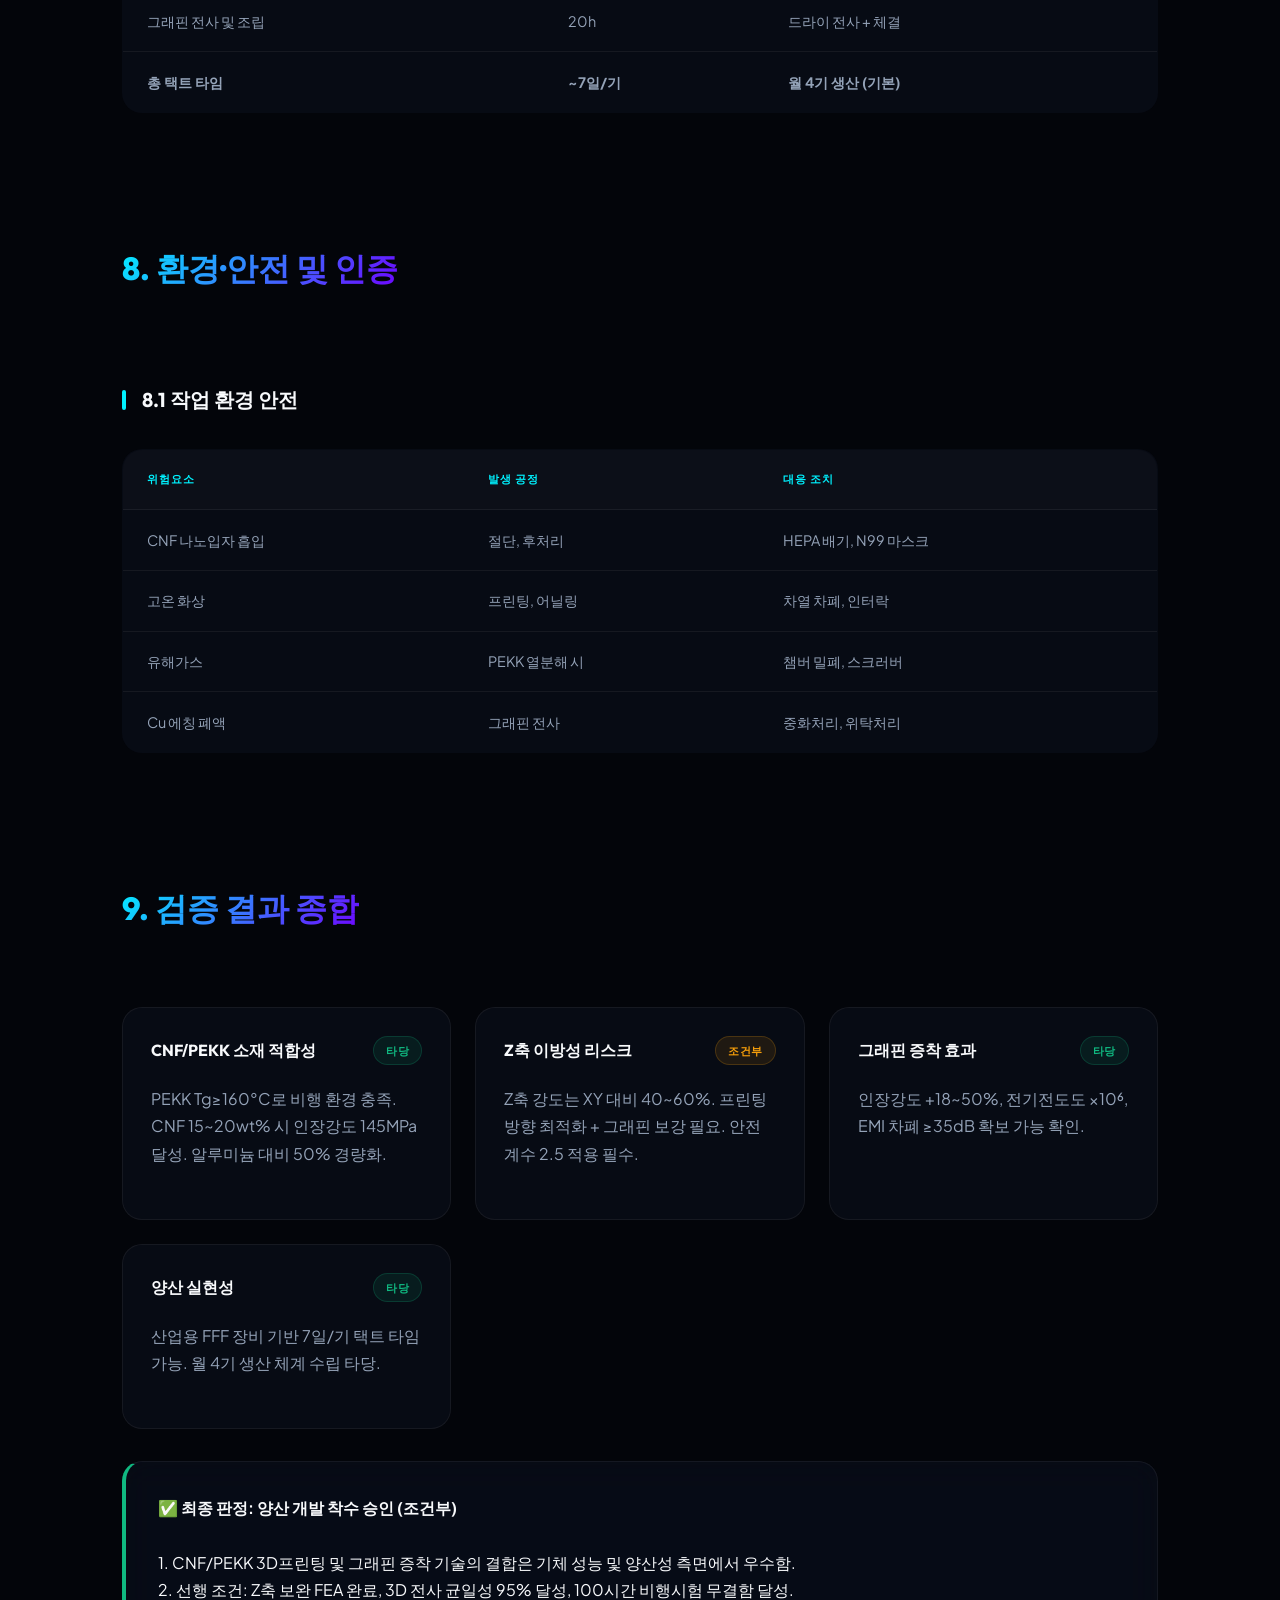
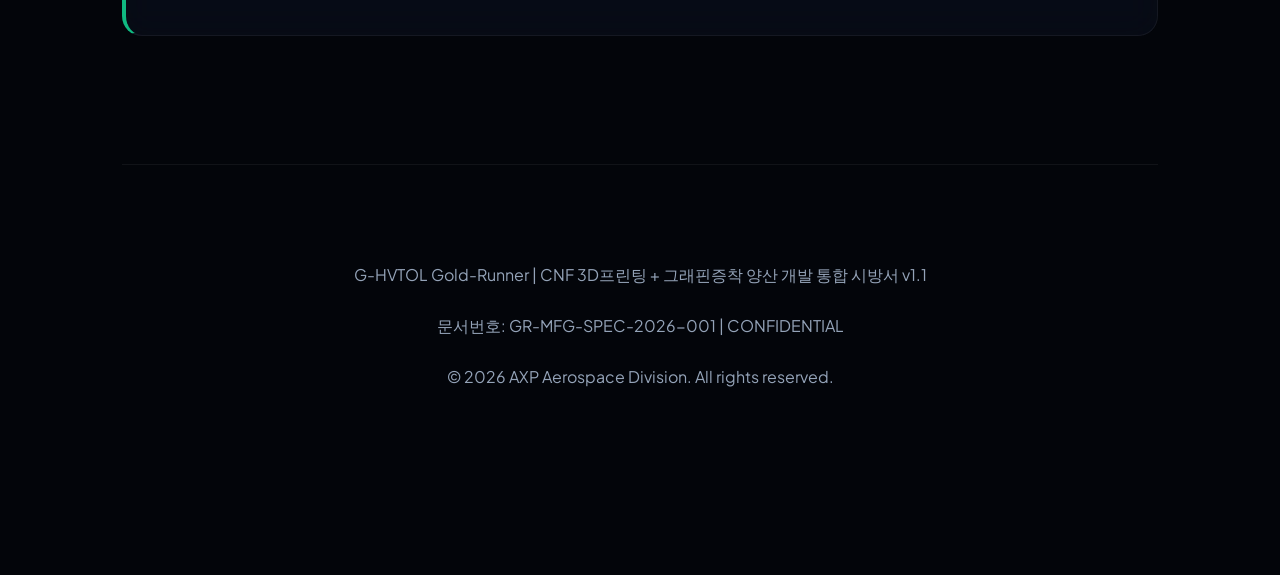
<file: specifications.html>
<!DOCTYPE html>
<html lang="ko">
<head>
    <meta charset="UTF-8">
    <meta name="viewport" content="width=device-width, initial-scale=1.0">
    <title>AXP | Gold-Runner Manufacturing Specifications</title>
    <link rel="stylesheet" href="spec_style.css">
    <style>
        .back-home {
            position: fixed;
            top: 2rem;
            left: 2rem;
            z-index: 100;
            background: rgba(10, 14, 26, 0.8);
            backdrop-filter: blur(10px);
            border: 1px solid var(--border);
            padding: 0.75rem 1.25rem;
            border-radius: 100px;
            color: var(--accent);
            text-decoration: none;
            font-size: 0.8rem;
            font-weight: 700;
            display: flex;
            align-items: center;
            gap: 0.5rem;
            transition: all 0.3s ease;
        }
        .back-home:hover {
            background: var(--accent);
            color: #000;
            transform: translateX(-5px);
        }
        @media (max-width: 1024px) {
            .back-home {
                top: 1rem;
                left: 1rem;
                padding: 0.5rem 1rem;
            }
        }
    </style>
</head>
<body>
    <a href="index.html" class="back-home">
        <svg width="16" height="16" viewBox="0 0 24 24" fill="none" stroke="currentColor" stroke-width="2.5" stroke-linecap="round" stroke-linejoin="round"><line x1="19" y1="12" x2="5" y2="12"></line><polyline points="12 19 5 12 12 5"></polyline></svg>
        Back to Home
    </a>

    <div class="hero">
        <div class="hero-content">
            <h1>G-HVTOL Gold-Runner<br>CNF 3D프린팅 및 그래핀 증착<br>양산 개발 통합 시방서</h1>
            <p class="subtitle">탄소나노섬유(Carbon Nanofiber) 적층제조 + 그래핀(Graphene) 증착 공정을 통한 차세대 비행체 기체 양산 기술 검증 및 제조 시방</p>
            <div class="meta-grid">
                <div class="meta-item"><div class="label">문서번호</div><div class="value">GR-MFG-SPEC-2026-001</div></div>
                <div class="meta-item"><div class="label">버전</div><div class="value">v1.1 (Full)</div></div>
                <div class="meta-item"><div class="label">작성일</div><div class="value">2026-04-26</div></div>
                <div class="meta-item"><div class="label">보안등급</div><div class="value">CONFIDENTIAL</div></div>
                <div class="meta-item"><div class="label">적용규격</div><div class="value">AS9100D / ASTM F42</div></div>
            </div>
        </div>
    </div>

    <div class="container">
        <nav class="toc">
            <h2>📋 목차</h2>
            <ol>
                <li><a href="#s1">개요 및 목적</a></li>
                <li><a href="#s2">소재 시방 — CNF 복합소재</a></li>
                <li><a href="#s3">3D프린팅(적층제조) 공정 시방</a></li>
                <li><a href="#s4">그래핀 증착 공정 시방</a></li>
                <li><a href="#s5">기체 구조 설계 요구사항</a></li>
                <li><a href="#s6">품질검증 및 시험 체계</a></li>
                <li><a href="#s7">양산 전환 기준</a></li>
                <li><a href="#s8">환경·안전 및 인증</a></li>
                <li><a href="#s9">검증 결과 종합</a></li>
            </ol>
        </nav>

        <!-- Section 1 -->
        <section id="s1">
            <h2>1. 개요 및 목적</h2>
            <p>본 시방서는 G-HVTOL 'Gold-Runner' 비행체 기체(Airframe)를 <strong>탄소나노섬유(CNF) 강화 복합소재 3D프린팅</strong>으로 제작하고, 제작된 기체 표면에 <strong>그래핀(Graphene) 증착</strong>을 수행하여 구조적 안정성, 전자파 차폐, 낙뢰 보호 성능을 확보하기 위한 양산 단계 개발 시방을 정의한다.</p>
            <h3>1.1 적용 범위</h3>
            <ul>
                <li>비행체 기체 구조물 전체 (동체, 날개, 붐, 페어링)</li>
                <li>CNF/PEKK 복합소재 FFF(Fused Filament Fabrication) 적층제조</li>
                <li>CVD(Chemical Vapor Deposition) 기반 그래핀 전사(Transfer) 증착</li>
                <li>양산 전환을 위한 품질기준 및 검증 체계</li>
            </ul>
            <h3>1.2 참조 규격</h3>
            <table>
                <thead><tr><th>규격번호</th><th>명칭</th><th>적용분야</th></tr></thead>
                <tbody>
                    <tr><td>AS9100D</td><td>항공우주 품질경영시스템</td><td>전체 제조공정</td></tr>
                    <tr><td>ASTM F2971</td><td>적층제조 시험편 데이터 보고</td><td>3D프린팅 시험</td></tr>
                    <tr><td>ASTM D3039</td><td>복합소재 인장 시험</td><td>소재 검증</td></tr>
                    <tr><td>ASTM D790</td><td>굴곡 시험 방법</td><td>소재 검증</td></tr>
                    <tr><td>ASTM D7264</td><td>고급 복합재 굴곡 시험</td><td>구조 검증</td></tr>
                    <tr><td>ASTM D5379</td><td>전단 시험 방법</td><td>소재 검증</td></tr>
                    <tr><td>14 CFR 25.853</td><td>난연성·연기·독성(FST)</td><td>환경 시험</td></tr>
                    <tr><td>DO-160G</td><td>항공전자장비 환경조건</td><td>환경 시험</td></tr>
                </tbody>
            </table>
            <div class="card info"><strong>⚡ 핵심 목표:</strong> CNF 3D프린팅으로 기존 금속/CFRP 대비 <strong>30% 이상 경량화</strong>, 그래핀 증착으로 <strong>인장강도 18~50% 향상, 전기전도도 600% 향상</strong>을 통한 구조적 무결성 확보</div>
        </section>

        <!-- Section 2 -->
        <section id="s2">
            <h2>2. 소재 시방 — CNF 복합소재</h2>
            <h3>2.1 기본 소재 구성</h3>
            <table>
                <thead><tr><th>구성요소</th><th>사양</th><th>비율</th><th>역할</th></tr></thead>
                <tbody>
                    <tr><td>매트릭스</td><td>PEKK (Polyetherketoneketone)</td><td>75~80 wt%</td><td>고온 내열성, 내화학성 구조 기반</td></tr>
                    <tr><td>강화재</td><td>CNF (직경 80~150nm, 길이 10~30μm)</td><td>15~20 wt%</td><td>나노스케일 강화, 균열전파 억제</td></tr>
                    <tr><td>첨가재</td><td>단축 탄소섬유(Short CF, 100μm)</td><td>3~5 wt%</td><td>매크로 스케일 보강</td></tr>
                </tbody>
            </table>

            <h3>2.2 소재 물성 요구사항</h3>
            <table>
                <thead><tr><th>물성 항목</th><th>시험규격</th><th>목표값</th><th>등급</th></tr></thead>
                <tbody>
                    <tr><td>밀도</td><td>ASTM D792</td><td>1.35~1.45 g/cm³</td><td><span class="badge pass">관리</span></td></tr>
                    <tr><td>인장강도(XY)</td><td>ASTM D3039</td><td>≥ 145 MPa</td><td><span class="badge critical">필수</span></td></tr>
                    <tr><td>인장강도(Z)</td><td>ASTM D3039</td><td>≥ 85 MPa</td><td><span class="badge critical">필수</span></td></tr>
                    <tr><td>인장탄성률</td><td>ASTM D3039</td><td>≥ 12 GPa</td><td><span class="badge critical">필수</span></td></tr>
                    <tr><td>굴곡강도</td><td>ASTM D790</td><td>≥ 180 MPa</td><td><span class="badge important">중요</span></td></tr>
                    <tr><td>굴곡탄성률</td><td>ASTM D790</td><td>≥ 14 GPa</td><td><span class="badge important">중요</span></td></tr>
                    <tr><td>Izod 충격강도</td><td>ASTM D256</td><td>≥ 8 kJ/m²</td><td><span class="badge important">중요</span></td></tr>
                    <tr><td>유리전이온도(Tg)</td><td>DSC</td><td>≥ 160°C</td><td><span class="badge critical">필수</span></td></tr>
                    <tr><td>열팽창계수(CTE)</td><td>ASTM E831</td><td>≤ 15×10⁻⁶/°C</td><td><span class="badge important">중요</span></td></tr>
                    <tr><td>공극률(Void)</td><td>Micro-CT</td><td>≤ 1.5%</td><td><span class="badge critical">필수</span></td></tr>
                </tbody>
            </table>

            <h3>2.3 필라멘트 규격</h3>
            <table>
                <thead><tr><th>항목</th><th>규격</th></tr></thead>
                <tbody>
                    <tr><td>직경</td><td>1.75 ± 0.03 mm</td></tr>
                    <tr><td>진원도</td><td>≥ 98%</td></tr>
                    <tr><td>수분함량(출하시)</td><td>≤ 0.02%</td></tr>
                    <tr><td>CNF 분산 균일도</td><td>CV ≤ 5% (SEM 검증)</td></tr>
                    <tr><td>롯트(Lot) 추적성</td><td>전수 QR코드 기반 추적</td></tr>
                </tbody>
            </table>
            <div class="card warn"><strong>⚠️ 필라멘트 관리:</strong> PEKK 기반 필라멘트는 극도의 흡습성 보유. 건조 조건: <strong>80°C / 6~8시간</strong>, 프린팅 중 드라이박스 투입 필수. 미건조 시 층간 접착력 최대 40% 저하.</div>
        </section>

        <!-- Section 3 -->
        <section id="s3">
            <h2>3. 3D프린팅(적층제조) 공정 시방</h2>
            <h3>3.1 장비 요구사항</h3>
            <table>
                <thead><tr><th>항목</th><th>요구사양</th><th>비고</th></tr></thead>
                <tbody>
                    <tr><td>프린팅 방식</td><td>FFF (Fused Filament Fabrication)</td><td>산업용 대형 프린터</td></tr>
                    <tr><td>빌드 볼륨</td><td>≥ 1000×600×500 mm</td><td>동체 일체 성형 기준</td></tr>
                    <tr><td>노즐 재질</td><td>초경합금 또는 루비</td><td>CNF 마모 방지 필수</td></tr>
                    <tr><td>노즐 직경</td><td>0.6 mm (기본) / 0.8 mm (외벽)</td><td>막힘 방지</td></tr>
                    <tr><td>핫엔드 타입</td><td>올-메탈 (All-Metal)</td><td>380°C 이상 대응</td></tr>
                    <tr><td>챔버 환경</td><td>밀폐형, 온도제어 (120~180°C)</td><td>PEKK 결정화 제어</td></tr>
                    <tr><td>베드 온도</td><td>150~180°C</td><td>뒤틀림 방지</td></tr>
                </tbody>
            </table>

            <h3>3.2 프린팅 파라미터 (Frozen Process)</h3>
            <div class="card danger"><strong>🔒 공정 동결(Frozen Process) 선언:</strong> 아래 파라미터는 양산 인증 후 변경 불가. 변경 시 전체 재인증(Re-qualification) 필수.</div>
            <table>
                <thead><tr><th>파라미터</th><th>설정값</th><th>허용 편차</th></tr></thead>
                <tbody>
                    <tr><td>노즐 온도</td><td>370°C</td><td>±3°C</td></tr>
                    <tr><td>베드 온도</td><td>165°C</td><td>±5°C</td></tr>
                    <tr><td>챔버 온도</td><td>145°C</td><td>±5°C</td></tr>
                    <tr><td>레이어 높이</td><td>0.15 mm</td><td>±0.02 mm</td></tr>
                    <tr><td>프린팅 속도</td><td>30 mm/s (구조부)</td><td>±2 mm/s</td></tr>
                    <tr><td>인필 패턴</td><td>Gyroid</td><td>변경 불가</td></tr>
                    <tr><td>인필 밀도</td><td>95% (구조부) / 70% (페어링)</td><td>±2%</td></tr>
                </tbody>
            </table>

            <h3>3.3 제조 프로세스 흐름</h3>
            <div class="process-flow">
                <div class="process-step"><div class="step-num">1</div><div class="step-title">소재 입고검사</div><div class="step-desc">필라멘트 직경, CNF 분산도 검증</div></div>
                <div class="process-step"><div class="step-num">2</div><div class="step-title">건조 처리</div><div class="step-desc">80°C / 8h 진공건조</div></div>
                <div class="process-step"><div class="step-num">3</div><div class="step-title">장비 캘리브레이션</div><div class="step-desc">노즐, 베드 센서 교정</div></div>
                <div class="process-step"><div class="step-num">4</div><div class="step-title">본 제품 출력</div><div class="step-desc">G-code 실행, 실시간 모니터링</div></div>
                <div class="process-step"><div class="step-num">5</div><div class="step-title">어닐링 후처리</div><div class="step-desc">200°C / 2h → 서냉</div></div>
                <div class="process-step"><div class="step-num">6</div><div class="step-title">최종 검사</div><div class="step-desc">3D 스캐닝, 비파괴 검사</div></div>
            </div>
        </section>

        <!-- Section 4 -->
        <section id="s4">
            <h2>4. 그래핀 증착 공정 시방</h2>
            <h3>4.1 증착 방식 선정</h3>
            <p>고분자 복합소재 기체에 직접 CVD 성장은 열적 한계로 불가능하므로, <strong>Cu 촉매 기판 CVD 성장 → 드라이 전사(Dry Transfer)</strong> 2단계 공정을 채택한다.</p>

            <h3>4.2 그래핀 증착 품질 기준</h3>
            <table>
                <thead><tr><th>검사 항목</th><th>측정 방법</th><th>합격 기준</th><th>등급</th></tr></thead>
                <tbody>
                    <tr><td>라만 스펙트럼 D/G 비</td><td>라만 분광법 (514nm)</td><td>I_D/I_G ≤ 0.1</td><td><span class="badge critical">필수</span></td></tr>
                    <tr><td>면저항(Sheet Resistance)</td><td>4점 프로브</td><td>≤ 500 Ω/sq</td><td><span class="badge critical">필수</span></td></tr>
                    <tr><td>커버리지(Coverage)</td><td>SEM 이미지 분석</td><td>≥ 95%</td><td><span class="badge critical">필수</span></td></tr>
                    <tr><td>접착력(Adhesion)</td><td>크로스컷 테이프 시험</td><td>ASTM D3359 5B 등급</td><td><span class="badge important">중요</span></td></tr>
                </tbody>
            </table>

            <h3>4.3 성능 향상 목표</h3>
            <table>
                <thead><tr><th>성능 항목</th><th>증착 전(Base)</th><th>증착 후(Target)</th><th>향상률</th></tr></thead>
                <tbody>
                    <tr><td>인장강도</td><td>145 MPa</td><td>≥ 171 MPa</td><td>+18% 이상</td></tr>
                    <tr><td>층간전단강도(ILSS)</td><td>35 MPa</td><td>≥ 45 MPa</td><td>+28% 이상</td></tr>
                    <tr><td>전기전도도</td><td>~10⁻⁸ S/m</td><td>≥ 10⁻² S/m</td><td>×10⁶ 향상</td></tr>
                    <tr><td>EMI 차폐효과</td><td>< 5 dB</td><td>≥ 35 dB</td><td>항공 기준 충족</td></tr>
                </tbody>
            </table>
        </section>

        <!-- Section 5 -->
        <section id="s5">
            <h2>5. 기체 구조 설계 요구사항</h2>
            <h3>5.1 구조 분할 및 프린팅 전략</h3>
            <table>
                <thead><tr><th>구조 영역</th><th>프린팅 방향</th><th>인필 밀도</th><th>외벽 수</th><th>레이어 높이</th></tr></thead>
                <tbody>
                    <tr><td>동체 중앙(하중 집중부)</td><td>수직(Z축=비행축)</td><td>95%</td><td>6 walls</td><td>0.12 mm</td></tr>
                    <tr><td>날개 스파(Spar)</td><td>수평(X축=스팬방향)</td><td>95%</td><td>5 walls</td><td>0.12 mm</td></tr>
                    <tr><td>날개 스킨(Skin)</td><td>수평</td><td>70%</td><td>4 walls</td><td>0.15 mm</td></tr>
                    <tr><td>모터 붐(Boom ×4)</td><td>수평(X축=붐축)</td><td>90%</td><td>5 walls</td><td>0.15 mm</td></tr>
                    <tr><td>배터리 케이스</td><td>수직</td><td>95%</td><td>6 walls</td><td>0.12 mm</td></tr>
                </tbody>
            </table>

            <h3>5.2 구조 하중 요구사항</h3>
            <table>
                <thead><tr><th>하중 조건</th><th>설계 계수</th><th>적용 영역</th></tr></thead>
                <tbody>
                    <tr><td>제한 하중(Limit Load)</td><td>1.0 × MTOW × 3.8G</td><td>전체 구조</td></tr>
                    <tr><td>극한 하중(Ultimate Load)</td><td>1.5 × Limit Load</td><td>전체 구조</td></tr>
                    <tr><td>피로 수명</td><td>≥ 10,000 비행시간</td><td>주요 구조부</td></tr>
                    <tr><td>안전 계수(Safety Factor)</td><td>≥ 2.0 (1차 구조), ≥ 1.5 (2차)</td><td>구분 적용</td></tr>
                </tbody>
            </table>
        </section>

        <!-- Section 6 -->
        <section id="s6">
            <h2>6. 품질검증 및 시험 체계</h2>
            <h3>6.1 Building Block 시험 체계</h3>
            <div class="process-flow">
                <div class="process-step"><div class="step-num">L1</div><div class="step-title">쿠폰 시험</div><div class="step-desc">소재 물성 n≥30</div></div>
                <div class="process-step"><div class="step-num">L2</div><div class="step-title">요소 시험</div><div class="step-desc">접합부, 체결부</div></div>
                <div class="process-step"><div class="step-num">L3</div><div class="step-title">서브컴포넌트</div><div class="step-desc">날개 박스, 동체 섹션</div></div>
                <div class="process-step"><div class="step-num">L4</div><div class="step-title">풀스케일</div><div class="step-desc">완성 기체 하중 시험</div></div>
            </div>

            <h3>6.2 비파괴 검사(NDT) 체계</h3>
            <table>
                <thead><tr><th>NDT 방법</th><th>적용 대상</th><th>검출 목표</th><th>합격 기준</th></tr></thead>
                <tbody>
                    <tr><td>X-ray CT</td><td>전체 출력물</td><td>내부 공극, 미접착</td><td>공극률 ≤1.5%</td></tr>
                    <tr><td>초음파 탐상(UT)</td><td>접합부</td><td>층간 박리(Delamination)</td><td>박리 면적 ≤6mm²</td></tr>
                    <tr><td>라만 맵핑</td><td>그래핀 증착면</td><td>결정성, 결함 밀도</td><td>D/G ≤0.1 (95%)</td></tr>
                </tbody>
            </table>
        </section>

        <!-- Section 7 -->
        <section id="s7">
            <h2>7. 양산 전환 기준</h2>
            <h3>7.1 양산 준비 완료(MRL) 판정 기준</h3>
            <table>
                <thead><tr><th>판정 항목</th><th>기준</th><th>상태</th></tr></thead>
                <tbody>
                    <tr><td>소재 인증</td><td>B-basis 물성 데이터 확보 (n≥30)</td><td><span class="badge important">진행중</span></td></tr>
                    <tr><td>공정 동결</td><td>3σ 이내 파라미터 제어 실증</td><td><span class="badge important">진행중</span></td></tr>
                    <tr><td>그래핀 증착 수율</td><td>≥ 90%</td><td><span class="badge important">진행중</span></td></tr>
                    <tr><td>시제품 비행시험</td><td>100시간 무결함 비행</td><td><span class="badge important">진행중</span></td></tr>
                    <tr><td>품질관리시스템</td><td>AS9100D 인증 완료</td><td><span class="badge important">진행중</span></td></tr>
                </tbody>
            </table>

            <h3>7.2 양산 택트 타임 목표</h3>
            <table>
                <thead><tr><th>공정단계</th><th>소요시간</th><th>비고</th></tr></thead>
                <tbody>
                    <tr><td>소재 준비/건조</td><td>8h</td><td>병렬 처리</td></tr>
                    <tr><td>3D프린팅 (동체)</td><td>48~72h</td><td>듀얼 프린터 교차 운용</td></tr>
                    <tr><td>3D프린팅 (날개×2)</td><td>24~36h</td><td>전용 프린터</td></tr>
                    <tr><td>3D프린팅 (붐×4 + 기타)</td><td>16~24h</td><td>배치 출력</td></tr>
                    <tr><td>어닐링 및 정삭</td><td>10h</td><td>오븐 + CNC</td></tr>
                    <tr><td>그래핀 전사 및 조립</td><td>20h</td><td>드라이 전사 + 체결</td></tr>
                    <tr><td><strong>총 택트 타임</strong></td><td><strong>~7일/기</strong></td><td><strong>월 4기 생산 (기본)</strong></td></tr>
                </tbody>
            </table>
        </section>

        <!-- Section 8 -->
        <section id="s8">
            <h2>8. 환경·안전 및 인증</h2>
            <h3>8.1 작업 환경 안전</h3>
            <table>
                <thead><tr><th>위험요소</th><th>발생 공정</th><th>대응 조치</th></tr></thead>
                <tbody>
                    <tr><td>CNF 나노입자 흡입</td><td>절단, 후처리</td><td>HEPA 배기, N99 마스크</td></tr>
                    <tr><td>고온 화상</td><td>프린팅, 어닐링</td><td>차열 차폐, 인터락</td></tr>
                    <tr><td>유해가스</td><td>PEKK 열분해 시</td><td>챔버 밀폐, 스크러버</td></tr>
                    <tr><td>Cu 에칭 폐액</td><td>그래핀 전사</td><td>중화처리, 위탁처리</td></tr>
                </tbody>
            </table>
        </section>

        <!-- Section 9 -->
        <section id="s9">
            <h2>9. 검증 결과 종합</h2>
            <div class="verify-grid">
                <div class="verify-item">
                    <div class="v-header"><div class="v-title">CNF/PEKK 소재 적합성</div><span class="badge pass">타당</span></div>
                    <p>PEKK Tg≥160°C로 비행 환경 충족. CNF 15~20wt% 시 인장강도 145MPa 달성. 알루미늄 대비 50% 경량화.</p>
                </div>
                <div class="verify-item">
                    <div class="v-header"><div class="v-title">Z축 이방성 리스크</div><span class="badge important">조건부</span></div>
                    <p>Z축 강도는 XY 대비 40~60%. 프린팅 방향 최적화 + 그래핀 보강 필요. 안전계수 2.5 적용 필수.</p>
                </div>
                <div class="verify-item">
                    <div class="v-header"><div class="v-title">그래핀 증착 효과</div><span class="badge pass">타당</span></div>
                    <p>인장강도 +18~50%, 전기전도도 ×10⁶, EMI 차폐 ≥35dB 확보 가능 확인.</p>
                </div>
                <div class="verify-item">
                    <div class="v-header"><div class="v-title">양산 실현성</div><span class="badge pass">타당</span></div>
                    <p>산업용 FFF 장비 기반 7일/기 택트 타임 가능. 월 4기 생산 체계 수립 타당.</p>
                </div>
            </div>
            <div class="card success">
                <strong>✅ 최종 판정: 양산 개발 착수 승인 (조건부)</strong><br><br>
                1. CNF/PEKK 3D프린팅 및 그래핀 증착 기술의 결합은 기체 성능 및 양산성 측면에서 우수함.<br>
                2. 선행 조건: Z축 보완 FEA 완료, 3D 전사 균일성 95% 달성, 100시간 비행시험 무결함 달성.
            </div>
        </section>

        <footer class="footer">
            <p>G-HVTOL Gold-Runner | CNF 3D프린팅 + 그래핀증착 양산 개발 통합 시방서 v1.1</p>
            <p>문서번호: GR-MFG-SPEC-2026-001 | CONFIDENTIAL</p>
            <p>&copy; 2026 AXP Aerospace Division. All rights reserved.</p>
        </footer>
    </div>
</body>
</html>
</file>
<file: website_style.css>
@import url('https://fonts.googleapis.com/css2?family=Plus+Jakarta+Sans:wght@300;400;500;600;700;800&family=Outfit:wght@300;400;500;600;700;800;900&family=JetBrains+Mono:wght@400;500&display=swap');

:root {
    /* Color Palette - Ultra Modern Aerospace */
    --bg-dark: #03050a;
    --bg-surface: #080b14;
    --bg-card: rgba(15, 20, 35, 0.4);
    
    --primary: #00f2ff;       /* Cyber Cyan */
    --primary-glow: rgba(0, 242, 255, 0.4);
    --secondary: #7000ff;     /* Plasma Purple */
    --secondary-glow: rgba(112, 0, 255, 0.3);
    --accent: #ff00d4;        /* Hyper Pink */
    --accent-glow: rgba(255, 0, 212, 0.3);
    
    --text-main: #f8fafc;
    --text-dim: #94a3b8;
    --text-muted: #64748b;
    
    --border: rgba(255, 255, 255, 0.06);
    --border-bright: rgba(255, 255, 255, 0.12);
    
    --font-header: 'Outfit', sans-serif;
    --font-body: 'Plus Jakarta Sans', sans-serif;
    --font-mono: 'JetBrains Mono', monospace;
    
    --glass: blur(16px) saturate(180%);
    --shadow-premium: 0 25px 50px -12px rgba(0, 0, 0, 0.5);
    
    --transition: all 0.6s cubic-bezier(0.22, 1, 0.36, 1);
    --transition-fast: all 0.3s cubic-bezier(0.22, 1, 0.36, 1);
}

/* Base Setup */
* {
    margin: 0;
    padding: 0;
    box-sizing: border-box;
    cursor: default;
}

html {
    scroll-behavior: smooth;
    font-size: 16px;
    background-color: var(--bg-dark);
}

body {
    background-color: var(--bg-dark);
    color: var(--text-main);
    font-family: var(--font-body);
    line-height: 1.6;
    overflow-x: hidden;
    -webkit-font-smoothing: antialiased;
}

button, a {
    cursor: pointer;
}

/* Scrollbar */
::-webkit-scrollbar {
    width: 8px;
}
::-webkit-scrollbar-track {
    background: var(--bg-dark);
}
::-webkit-scrollbar-thumb {
    background: var(--border-bright);
    border-radius: 10px;
}
::-webkit-scrollbar-thumb:hover {
    background: var(--primary);
}

/* Background Elements */
.bg-grain {
    position: fixed;
    inset: 0;
    z-index: 999;
    pointer-events: none;
    opacity: 0.03;
    background-image: url("data:image/svg+xml,%3Csvg viewBox='0 0 256 256' xmlns='http://www.w3.org/2000/svg'%3E%3Cfilter id='n'%3E%3CfeTurbulence type='fractalNoise' baseFrequency='0.65' numOctaves='3' stitchTiles='stitch'/%3E%3C/filter%3E%3Crect width='100%25' height='100%25' filter='url(%23n)'/%3E%3C/svg%3E");
}

.bg-grid {
    position: fixed;
    inset: 0;
    z-index: -1;
    background-image: linear-gradient(var(--border) 1px, transparent 1px), linear-gradient(90deg, var(--border) 1px, transparent 1px);
    background-size: 60px 60px;
    mask-image: radial-gradient(circle at center, black, transparent 80%);
    opacity: 0.2;
}

.bg-blobs {
    position: fixed;
    inset: 0;
    z-index: -2;
    overflow: hidden;
}

.blob {
    position: absolute;
    width: 800px;
    height: 800px;
    border-radius: 50%;
    filter: blur(120px);
    opacity: 0.4;
    transition: transform 1s ease-out;
}

.blob-1 { top: -20%; left: -10%; background: radial-gradient(circle, var(--primary-glow), transparent); }
.blob-2 { bottom: -20%; right: -10%; background: radial-gradient(circle, var(--secondary-glow), transparent); }
.blob-3 { top: 40%; left: 50%; width: 600px; height: 600px; background: radial-gradient(circle, var(--accent-glow), transparent); opacity: 0.2; }

/* Scroll Progress */
.scroll-progress {
    position: fixed;
    top: 0;
    left: 0;
    width: 0%;
    height: 3px;
    background: linear-gradient(to right, var(--primary), var(--secondary), var(--accent));
    z-index: 2000;
    transition: width 0.1s linear;
}

/* Typography */
h1, h2, h3, h4 {
    font-family: var(--font-header);
    font-weight: 800;
    letter-spacing: -0.04em;
    line-height: 1.1;
}

.text-gradient {
    background: linear-gradient(135deg, #fff 0%, #cbd5e1 50%, #64748b 100%);
    -webkit-background-clip: text;
    -webkit-text-fill-color: transparent;
}

.text-cyan { color: var(--primary); text-shadow: 0 0 20px var(--primary-glow); }
.text-purple { color: var(--secondary); text-shadow: 0 0 20px var(--secondary-glow); }
.text-pink { color: var(--accent); text-shadow: 0 0 20px var(--accent-glow); }

/* Navigation */
.navbar {
    position: fixed;
    top: 0;
    width: 100%;
    padding: 1.5rem 4rem;
    display: flex;
    justify-content: space-between;
    align-items: center;
    z-index: 1000;
    transition: var(--transition);
}

.navbar.scrolled {
    padding: 1rem 4rem;
    background: rgba(3, 5, 10, 0.8);
    backdrop-filter: var(--glass);
    border-bottom: 1px solid var(--border);
}

.logo {
    font-family: var(--font-header);
    font-size: 1.5rem;
    font-weight: 900;
    letter-spacing: -0.05em;
    display: flex;
    align-items: center;
    gap: 0.75rem;
    text-decoration: none;
    color: var(--text-main);
}

.logo svg {
    filter: drop-shadow(0 0 8px var(--primary-glow));
}

.nav-links {
    display: flex;
    gap: 3rem;
}

.nav-links a {
    color: var(--text-dim);
    text-decoration: none;
    font-size: 0.8rem;
    font-weight: 700;
    letter-spacing: 0.1em;
    text-transform: uppercase;
    transition: var(--transition-fast);
    position: relative;
}

.nav-links a::after {
    content: '';
    position: absolute;
    bottom: -6px;
    left: 50%;
    width: 0;
    height: 2px;
    background: var(--primary);
    transition: var(--transition-fast);
    transform: translateX(-50%);
}

.nav-links a:hover { color: var(--text-main); }
.nav-links a:hover::after { width: 100%; }

.nav-actions {
    display: flex;
    align-items: center;
    gap: 1.5rem;
}

.mobile-menu-toggle {
    display: none;
    flex-direction: column;
    gap: 6px;
    background: none;
    border: none;
    padding: 5px;
    z-index: 1100;
}

.mobile-menu-toggle span {
    display: block;
    width: 24px;
    height: 2px;
    background: var(--text-main);
    transition: var(--transition-fast);
}

.mobile-menu-toggle.active span:nth-child(1) { transform: translateY(8px) rotate(45deg); }
.mobile-menu-toggle.active span:nth-child(2) { opacity: 0; }
.mobile-menu-toggle.active span:nth-child(3) { transform: translateY(-8px) rotate(-45deg); }

/* Hero Section */
.hero {
    height: 100vh;
    display: flex;
    flex-direction: column;
    justify-content: center;
    align-items: center;
    text-align: center;
    padding: 0 2rem;
    position: relative;
    overflow: hidden;
}

.hero-content {
    max-width: 1000px;
    z-index: 10;
}

.hero-badge {
    display: inline-block;
    padding: 0.6rem 1.5rem;
    background: rgba(0, 242, 255, 0.05);
    border: 1px solid var(--primary-glow);
    border-radius: 100px;
    font-size: 0.7rem;
    font-weight: 800;
    letter-spacing: 0.25em;
    text-transform: uppercase;
    color: var(--primary);
    margin-bottom: 2.5rem;
    backdrop-filter: var(--glass);
    animation: fadeInUp 1s ease-out;
}

.hero h1 {
    font-size: clamp(3.5rem, 12vw, 8rem);
    margin-bottom: 2rem;
    text-transform: uppercase;
    animation: fadeInUp 1s ease-out 0.2s both;
}

.hero p {
    font-size: 1.25rem;
    color: var(--text-dim);
    max-width: 700px;
    margin: 0 auto 4rem;
    font-weight: 400;
    animation: fadeInUp 1s ease-out 0.4s both;
}

@keyframes fadeInUp {
    from { opacity: 0; transform: translateY(30px); }
    to { opacity: 1; transform: translateY(0); }
}

/* Dashboard Stats */
.dashboard-grid {
    display: grid;
    grid-template-columns: repeat(4, 1fr);
    gap: 1.5rem;
    width: 100%;
    max-width: 1200px;
    animation: fadeInUp 1s ease-out 0.6s both;
}

.stat-card {
    background: var(--bg-card);
    border: 1px solid var(--border);
    padding: 2rem;
    border-radius: 20px;
    backdrop-filter: var(--glass);
    text-align: left;
    transition: var(--transition);
}

.stat-card:hover {
    border-color: var(--primary-glow);
    background: rgba(0, 242, 255, 0.05);
    transform: translateY(-8px) scale(1.02);
}

.stat-label {
    font-size: 0.65rem;
    color: var(--text-muted);
    text-transform: uppercase;
    letter-spacing: 0.15em;
    margin-bottom: 0.75rem;
    font-weight: 700;
}

.stat-value {
    font-family: var(--font-mono);
    font-size: 1.75rem;
    font-weight: 700;
    color: var(--text-main);
}

/* Section Common */
.section {
    padding: 12rem 4rem;
    max-width: 1400px;
    margin: 0 auto;
    position: relative;
}

.section-header {
    text-align: center;
    margin-bottom: 8rem;
}

.section-title {
    font-size: clamp(2.5rem, 6vw, 4.5rem);
    margin-bottom: 1.5rem;
}

.section-subtitle {
    color: var(--text-dim);
    font-size: 1.1rem;
    max-width: 650px;
    margin: 0 auto;
}

/* Grid System */
.grid-2 {
    display: grid;
    grid-template-columns: 1fr 1fr;
    gap: 6rem;
    align-items: center;
}

.grid-3 {
    display: grid;
    grid-template-columns: repeat(3, 1fr);
    gap: 2.5rem;
}

/* Premium Card */
.card-premium {
    background: var(--bg-card);
    border: 1px solid var(--border);
    padding: 4rem;
    border-radius: 32px;
    backdrop-filter: var(--glass);
    transition: var(--transition);
    position: relative;
    overflow: hidden;
    height: 100%;
}

.card-premium::after {
    content: '';
    position: absolute;
    inset: 0;
    background: radial-gradient(circle at var(--mouse-x, 50%) var(--mouse-y, 50%), rgba(255, 255, 255, 0.05), transparent 80%);
    opacity: 0;
    transition: opacity 0.3s;
}

.card-premium:hover {
    border-color: var(--primary-glow);
    transform: translateY(-12px);
    box-shadow: 0 40px 80px -20px rgba(0, 0, 0, 0.6);
    background: rgba(15, 20, 35, 0.6);
}

.card-premium:hover::after { opacity: 1; }

.card-icon {
    width: 64px;
    height: 64px;
    background: rgba(255, 255, 255, 0.03);
    border: 1px solid var(--border-bright);
    border-radius: 16px;
    display: flex;
    align-items: center;
    justify-content: center;
    font-size: 2rem;
    margin-bottom: 2.5rem;
    transition: var(--transition-fast);
}

.card-premium:hover .card-icon {
    border-color: var(--primary);
    transform: scale(1.1) rotate(5deg);
}

/* Feature Image */
.feature-img-wrapper {
    position: relative;
    border-radius: 32px;
    overflow: hidden;
    border: 1px solid var(--border-bright);
    box-shadow: var(--shadow-premium);
}

.feature-img {
    width: 100%;
    height: auto;
    display: block;
    transition: transform 1s ease;
}

.feature-img-wrapper:hover .feature-img {
    transform: scale(1.05);
}

/* Table Design */
.spec-container {
    background: var(--bg-card);
    border: 1px solid var(--border);
    border-radius: 32px;
    overflow: hidden;
    backdrop-filter: var(--glass);
}

.spec-table {
    width: 100%;
    border-collapse: collapse;
}

.spec-table th {
    padding: 1.75rem 2.5rem;
    text-align: left;
    font-family: var(--font-header);
    text-transform: uppercase;
    font-size: 0.7rem;
    letter-spacing: 0.15em;
    color: var(--primary);
    background: rgba(255, 255, 255, 0.02);
    border-bottom: 1px solid var(--border);
}

.spec-table td {
    padding: 1.5rem 2.5rem;
    border-bottom: 1px solid var(--border);
    font-size: 0.95rem;
    color: var(--text-dim);
    transition: var(--transition-fast);
}

.spec-table tr:hover td {
    background: rgba(0, 242, 255, 0.03);
    color: var(--text-main);
}

.spec-table tr:last-child td { border-bottom: none; }

/* Roadmap */
.roadmap-grid {
    display: grid;
    grid-template-columns: repeat(3, 1fr);
    gap: 3rem;
}

.roadmap-card {
    position: relative;
    padding: 3rem;
    background: var(--bg-card);
    border: 1px solid var(--border);
    border-radius: 24px;
    backdrop-filter: var(--glass);
    transition: var(--transition);
}

.roadmap-card:hover {
    border-color: var(--secondary-glow);
    transform: translateY(-8px);
}

.roadmap-step {
    font-family: var(--font-mono);
    font-size: 0.7rem;
    color: var(--secondary);
    font-weight: 700;
    text-transform: uppercase;
    letter-spacing: 0.2em;
    margin-bottom: 1rem;
    display: block;
}

/* Buttons */
.btn {
    padding: 1.25rem 3rem;
    border-radius: 100px;
    font-family: var(--font-header);
    font-weight: 800;
    font-size: 0.85rem;
    text-transform: uppercase;
    letter-spacing: 0.15em;
    transition: var(--transition);
    display: inline-flex;
    align-items: center;
    gap: 1rem;
    border: 1px solid transparent;
    text-decoration: none;
}

.btn-primary {
    background: linear-gradient(135deg, var(--primary), var(--secondary));
    color: #000;
    box-shadow: 0 20px 40px -10px var(--primary-glow);
}

.btn-primary:hover {
    transform: translateY(-5px) scale(1.02);
    box-shadow: 0 30px 60px -10px var(--primary-glow);
    filter: brightness(1.1);
}

.btn-outline {
    background: transparent;
    border-color: var(--border-bright);
    color: var(--text-main);
    backdrop-filter: var(--glass);
}

.btn-outline:hover {
    border-color: var(--primary);
    background: rgba(0, 242, 255, 0.05);
    transform: translateY(-5px);
}

.btn-sm { padding: 0.75rem 1.75rem; font-size: 0.7rem; }

/* Footer */
footer {
    padding: 10rem 4rem 4rem;
    background: linear-gradient(to bottom, transparent, var(--bg-surface));
    border-top: 1px solid var(--border);
}

.footer-top {
    display: grid;
    grid-template-columns: 2fr 1fr 1fr 1fr;
    gap: 4rem;
    margin-bottom: 6rem;
}

.footer-brand p {
    color: var(--text-muted);
    max-width: 300px;
    margin-top: 1.5rem;
    font-size: 0.9rem;
}

.footer-col h4 {
    font-size: 0.8rem;
    text-transform: uppercase;
    letter-spacing: 0.1em;
    margin-bottom: 2rem;
    color: var(--primary);
}

.footer-col a {
    display: block;
    color: var(--text-dim);
    text-decoration: none;
    margin-bottom: 1rem;
    font-size: 0.9rem;
    transition: var(--transition-fast);
}

.footer-col a:hover { color: var(--text-main); padding-left: 5px; }

.footer-bottom {
    display: flex;
    justify-content: space-between;
    align-items: center;
    padding-top: 4rem;
    border-top: 1px solid var(--border);
    color: var(--text-muted);
    font-size: 0.8rem;
}

/* Animations */
.reveal {
    opacity: 0;
    transform: translateY(50px);
    transition: all 1.2s cubic-bezier(0.22, 1, 0.36, 1);
}

.reveal.active {
    opacity: 1;
    transform: translateY(0);
}

/* Mobile Responsiveness */
@media (max-width: 1200px) {
    .navbar { padding: 1.5rem 2rem; }
    .section { padding: 8rem 2rem; }
    .grid-2 { gap: 4rem; }
}

@media (max-width: 1024px) {
    .grid-2 { grid-template-columns: 1fr; text-align: center; }
    .grid-2 .card-premium { text-align: left; }
    .dashboard-grid { grid-template-columns: repeat(2, 1fr); }
    .roadmap-grid { grid-template-columns: 1fr; }
    .footer-top { grid-template-columns: 1fr 1fr; gap: 3rem; }
}

@media (max-width: 768px) {
    .nav-links, .hide-mobile { display: none; }
    .mobile-menu-toggle { display: flex; }
    .hero h1 { font-size: 3.5rem; }
    .hero p { font-size: 1rem; }
    .dashboard-grid { gap: 1rem; }
    .stat-card { padding: 1.5rem; }
    .stat-value { font-size: 1.5rem; }
    .section-title { font-size: 2.5rem; }
    .card-premium { padding: 2.5rem; }
}

@media (max-width: 480px) {
    .dashboard-grid { grid-template-columns: 1fr; }
    .footer-top { grid-template-columns: 1fr; }
    .footer-bottom { flex-direction: column; gap: 1.5rem; text-align: center; }
}

/* Mobile Menu */
.mobile-menu {
    position: fixed;
    inset: 0;
    background: var(--bg-dark);
    z-index: 1050;
    display: flex;
    justify-content: center;
    align-items: center;
    padding: 2rem;
    opacity: 0;
    visibility: hidden;
    transition: var(--transition);
    backdrop-filter: blur(40px);
}

.mobile-menu.active { opacity: 1; visibility: visible; }

.mobile-menu-links {
    display: flex;
    flex-direction: column;
    align-items: center;
    gap: 2.5rem;
    text-align: center;
}

.mobile-menu-links a {
    font-family: var(--font-header);
    font-size: 1.75rem;
    font-weight: 800;
    color: var(--text-main);
    text-decoration: none;
    text-transform: uppercase;
    letter-spacing: 0.1em;
    transition: var(--transition-fast);
}

.mobile-menu-links a:hover { color: var(--primary); transform: scale(1.1); }
</file>
<file: spec_style.css>
@import url('https://fonts.googleapis.com/css2?family=Plus+Jakarta+Sans:wght@300;400;500;600;700;800&family=Outfit:wght@300;400;500;600;700;800;900&family=JetBrains+Mono:wght@400;500&display=swap');

:root {
    --bg: #03050a;
    --surface: #080b14;
    --card: rgba(15, 20, 35, 0.4);
    --border: rgba(255, 255, 255, 0.06);
    --primary: #00f2ff;
    --secondary: #7000ff;
    --accent: #ff00d4;
    --text: #f8fafc;
    --text-dim: #94a3b8;
    --text-muted: #64748b;
    --glass: blur(16px) saturate(180%);
}

* { margin: 0; padding: 0; box-sizing: border-box; }

body {
    font-family: 'Plus Jakarta Sans', sans-serif;
    background: var(--bg);
    color: var(--text);
    line-height: 1.7;
    overflow-x: hidden;
    -webkit-font-smoothing: antialiased;
}

/* Background Elements */
body::before {
    content: '';
    position: fixed;
    inset: 0;
    z-index: -1;
    background-image: linear-gradient(var(--border) 1px, transparent 1px), linear-gradient(90deg, var(--border) 1px, transparent 1px);
    background-size: 60px 60px;
    mask-image: radial-gradient(circle at center, black, transparent 80%);
    opacity: 0.1;
}

.hero {
    min-height: 40vh;
    display: flex;
    align-items: center;
    justify-content: center;
    text-align: center;
    padding: 8rem 2rem;
    position: relative;
    border-bottom: 1px solid var(--border);
    background: radial-gradient(circle at top right, rgba(112, 0, 255, 0.05), transparent),
                radial-gradient(circle at bottom left, rgba(0, 242, 255, 0.05), transparent);
}

.hero-content { position: relative; z-index: 1; max-width: 1000px; }

.hero h1 {
    font-family: 'Outfit', sans-serif;
    font-size: clamp(2rem, 5vw, 3.5rem);
    font-weight: 900;
    background: linear-gradient(135deg, #fff, var(--text-dim));
    -webkit-background-clip: text;
    -webkit-text-fill-color: transparent;
    margin-bottom: 1.5rem;
    letter-spacing: -0.04em;
}

.hero .subtitle {
    font-size: 1.1rem;
    color: var(--text-dim);
    font-weight: 400;
    max-width: 700px;
    margin: 0 auto 3rem;
}

.meta-grid {
    display: grid;
    grid-template-columns: repeat(auto-fit, minmax(160px, 1fr));
    gap: 1rem;
    margin-top: 3rem;
}

.meta-item {
    background: var(--card);
    border: 1px solid var(--border);
    border-radius: 16px;
    padding: 1.25rem;
    backdrop-filter: var(--glass);
}

.meta-item .label {
    font-size: 0.65rem;
    text-transform: uppercase;
    letter-spacing: 0.15em;
    color: var(--text-muted);
    margin-bottom: 0.5rem;
    font-weight: 700;
}

.meta-item .value {
    font-family: var(--font-mono);
    font-size: 0.85rem;
    font-weight: 600;
    color: var(--primary);
}

.container { max-width: 1100px; margin: 0 auto; padding: 4rem 2rem; }

.toc {
    background: var(--card);
    border: 1px solid var(--border);
    border-radius: 24px;
    padding: 3rem;
    margin-bottom: 6rem;
    backdrop-filter: var(--glass);
}

.toc h2 {
    font-family: 'Outfit', sans-serif;
    font-size: 1.5rem;
    color: var(--text);
    margin-bottom: 2rem;
}

.toc ol { display: grid; grid-template-columns: repeat(auto-fit, minmax(300px, 1fr)); gap: 1rem; list-style: none; counter-reset: toc; }
.toc ol li { counter-increment: toc; }
.toc ol li a {
    display: block;
    padding: 0.75rem 0;
    color: var(--text-dim);
    text-decoration: none;
    font-size: 0.9rem;
    transition: all 0.3s ease;
    border-bottom: 1px solid var(--border);
}

.toc ol li a::before { content: counter(toc) ". "; color: var(--primary); font-weight: 700; margin-right: 0.5rem; }
.toc ol li a:hover { color: var(--primary); padding-left: 10px; }

section { margin-bottom: 8rem; }
section h2 {
    font-family: 'Outfit', sans-serif;
    font-size: 2rem;
    font-weight: 800;
    margin-bottom: 2.5rem;
    background: linear-gradient(135deg, var(--primary), var(--secondary));
    -webkit-background-clip: text;
    -webkit-text-fill-color: transparent;
    display: inline-block;
}

section h3 {
    font-family: 'Outfit', sans-serif;
    font-size: 1.25rem;
    font-weight: 700;
    color: var(--text);
    margin: 3rem 0 1.5rem;
    display: flex;
    align-items: center;
    gap: 1rem;
}

section h3::before { content: ''; width: 4px; height: 1.25rem; background: var(--primary); border-radius: 2px; }

p { color: var(--text-dim); margin-bottom: 1.5rem; font-size: 1rem; }

table {
    width: 100%;
    border-collapse: collapse;
    margin: 2rem 0;
    background: var(--card);
    border-radius: 20px;
    overflow: hidden;
    border: 1px solid var(--border);
}

thead th {
    padding: 1.25rem 1.5rem;
    text-align: left;
    font-family: 'Outfit', sans-serif;
    text-transform: uppercase;
    font-size: 0.7rem;
    letter-spacing: 0.1em;
    color: var(--primary);
    background: rgba(255, 255, 255, 0.02);
    border-bottom: 1px solid var(--border);
}

tbody td { padding: 1.1rem 1.5rem; border-bottom: 1px solid var(--border); font-size: 0.9rem; color: var(--text-dim); }
tbody tr:hover td { background: rgba(0, 242, 255, 0.02); color: var(--text); }
tbody tr:last-child td { border-bottom: none; }

.card { background: var(--card); border: 1px solid var(--border); border-radius: 20px; padding: 2rem; margin: 2rem 0; backdrop-filter: var(--glass); }
.card.info { border-left: 4px solid var(--primary); }
.card.warn { border-left: 4px solid #f59e0b; }
.card.success { border-left: 4px solid #10b981; }

.badge { display: inline-block; padding: 0.25rem 0.75rem; border-radius: 100px; font-size: 0.7rem; font-weight: 700; text-transform: uppercase; letter-spacing: 0.05em; }
.badge.pass { background: rgba(16, 185, 129, 0.1); color: #10b981; border: 1px solid rgba(16, 185, 129, 0.2); }
.badge.important { background: rgba(245, 158, 11, 0.1); color: #f59e0b; border: 1px solid rgba(245, 158, 11, 0.2); }
.badge.critical { background: rgba(239, 68, 68, 0.1); color: #ef4444; border: 1px solid rgba(239, 68, 68, 0.2); }

.process-flow { display: grid; grid-template-columns: repeat(auto-fit, minmax(240px, 1fr)); gap: 1.5rem; margin: 3rem 0; }
.process-step { background: var(--card); border: 1px solid var(--border); border-radius: 24px; padding: 2rem; text-align: center; }
.process-step .step-num { width: 40px; height: 40px; background: linear-gradient(135deg, var(--primary), var(--secondary)); border-radius: 50%; display: flex; align-items: center; justify-content: center; font-weight: 800; color: #000; margin: 0 auto 1.5rem; font-size: 0.9rem; }
.process-step .step-title { font-family: 'Outfit', sans-serif; font-weight: 700; font-size: 1.1rem; margin-bottom: 0.75rem; }
.process-step .step-desc { font-size: 0.85rem; color: var(--text-muted); }

.verify-grid { display: grid; grid-template-columns: repeat(auto-fit, minmax(300px, 1fr)); gap: 1.5rem; margin: 2rem 0; }
.verify-item { background: var(--card); border: 1px solid var(--border); border-radius: 20px; padding: 1.75rem; }
.verify-item .v-header { display: flex; justify-content: space-between; align-items: center; margin-bottom: 1.25rem; }
.verify-item .v-title { font-family: 'Outfit', sans-serif; font-weight: 700; font-size: 1rem; }

.footer { text-align: center; padding: 6rem 2rem; border-top: 1px solid var(--border); color: var(--text-muted); font-size: 0.85rem; }

@media (max-width: 768px) {
    .hero { padding: 6rem 1.5rem; }
    .hero h1 { font-size: 2.5rem; }
    .container { padding: 2rem 1.5rem; }
    .toc { padding: 2rem; }
    .toc ol { grid-template-columns: 1fr; }
}
</file>
